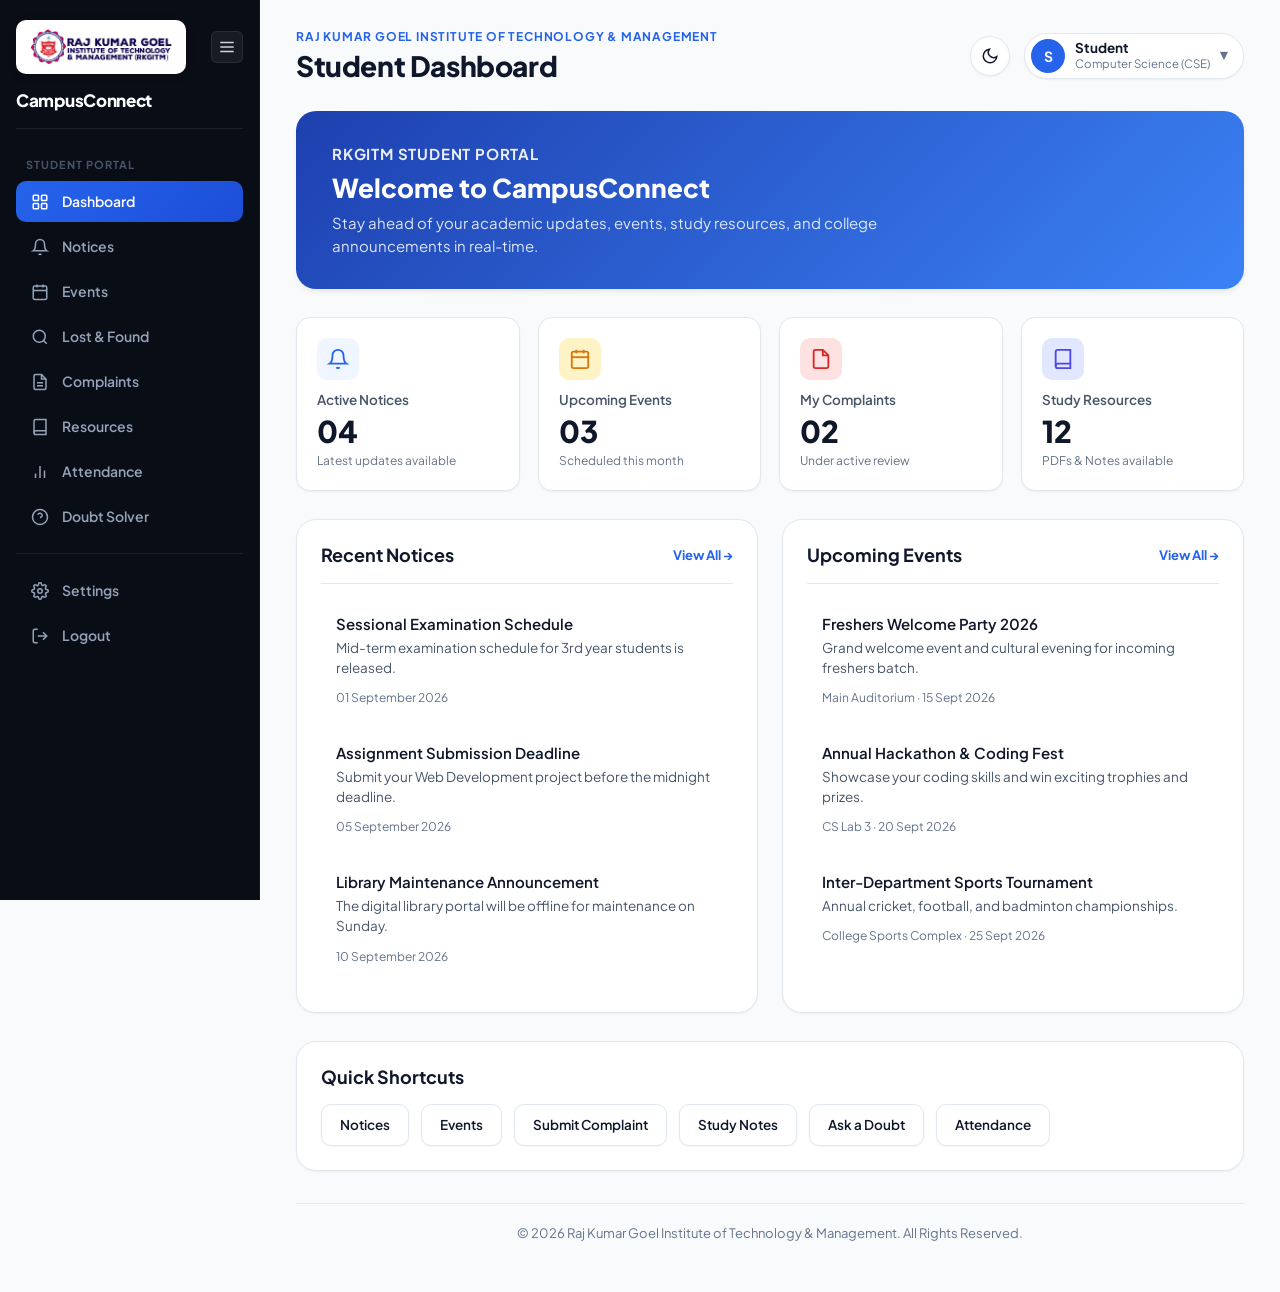
<file: frontend/index.html>
<!DOCTYPE html>
<html lang="en">
<head>
    <meta charset="UTF-8">
    <meta name="viewport" content="width=device-width, initial-scale=1.0">
    <title>CampusConnect - Student Dashboard</title>
    <meta name="description" content="CampusConnect - Your ultimate student portal for announcements, events, attendance, resources, and doubt solving.">
    <link rel="stylesheet" href="style.css">
</head>
<body>

    <div class="portal">
        <!-- Sidebar Navigation -->
        <aside class="sidebar">
            <div class="sidebar-header">
                <div class="sidebar-brand-top">
                    <div class="logo-badge-container">
                        <img src="logo.png" alt="Raj Kumar Goel Institute of Technology &amp; Management" class="brand-logo-img">
                    </div>
                    <button id="sidebarToggle" title="Toggle Navigation">
                        <svg class="svg-icon" width="18" height="18" viewBox="0 0 24 24" fill="none" stroke="currentColor" stroke-width="2"><line x1="3" y1="12" x2="21" y2="12"/><line x1="3" y1="6" x2="21" y2="6"/><line x1="3" y1="18" x2="21" y2="18"/></svg>
                    </button>
                </div>
                <div class="sidebar-app-name">CampusConnect</div>
            </div>

            <p class="sidebar-title">STUDENT PORTAL</p>

            <nav class="sidebar-nav">
                <a href="index.html" class="active">
                    <span class="nav-icon"><svg class="svg-icon" width="18" height="18" viewBox="0 0 24 24" fill="none" stroke="currentColor" stroke-width="2"><rect x="3" y="3" width="7" height="7" rx="1"/><rect x="14" y="3" width="7" height="7" rx="1"/><rect x="14" y="14" width="7" height="7" rx="1"/><rect x="3" y="14" width="7" height="7" rx="1"/></svg></span>
                    <span class="brand-text">Dashboard</span>
                </a>
                <a href="notices.html">
                    <span class="nav-icon"><svg class="svg-icon" width="18" height="18" viewBox="0 0 24 24" fill="none" stroke="currentColor" stroke-width="2"><path d="M18 8A6 6 0 0 0 6 8c0 7-3 9-3 9h18s-3-2-3-9"/><path d="M13.73 21a2 2 0 0 1-3.46 0"/></svg></span>
                    <span class="brand-text">Notices</span>
                </a>
                <a href="events.html">
                    <span class="nav-icon"><svg class="svg-icon" width="18" height="18" viewBox="0 0 24 24" fill="none" stroke="currentColor" stroke-width="2"><rect x="3" y="4" width="18" height="18" rx="2" ry="2"/><line x1="16" y1="2" x2="16" y2="6"/><line x1="8" y1="2" x2="8" y2="6"/><line x1="3" y1="10" x2="21" y2="10"/></svg></span>
                    <span class="brand-text">Events</span>
                </a>
                <a href="lost-found.html">
                    <span class="nav-icon"><svg class="svg-icon" width="18" height="18" viewBox="0 0 24 24" fill="none" stroke="currentColor" stroke-width="2"><circle cx="11" cy="11" r="8"/><line x1="21" y1="21" x2="16.65" y2="16.65"/></svg></span>
                    <span class="brand-text">Lost &amp; Found</span>
                </a>
                <a href="complaints.html">
                    <span class="nav-icon"><svg class="svg-icon" width="18" height="18" viewBox="0 0 24 24" fill="none" stroke="currentColor" stroke-width="2"><path d="M14 2H6a2 2 0 0 0-2 2v16a2 2 0 0 0 2 2h12a2 2 0 0 0 2-2V8z"/><polyline points="14 2 14 8 20 8"/><line x1="16" y1="13" x2="8" y2="13"/><line x1="16" y1="17" x2="8" y2="17"/></svg></span>
                    <span class="brand-text">Complaints</span>
                </a>
                <a href="resources.html">
                    <span class="nav-icon"><svg class="svg-icon" width="18" height="18" viewBox="0 0 24 24" fill="none" stroke="currentColor" stroke-width="2"><path d="M4 19.5A2.5 2.5 0 0 1 6.5 17H20"/><path d="M6.5 2H20v20H6.5A2.5 2.5 0 0 1 4 19.5v-15A2.5 2.5 0 0 1 6.5 2z"/></svg></span>
                    <span class="brand-text">Resources</span>
                </a>
                <a href="attendance.html">
                    <span class="nav-icon"><svg class="svg-icon" width="18" height="18" viewBox="0 0 24 24" fill="none" stroke="currentColor" stroke-width="2"><line x1="18" y1="20" x2="18" y2="10"/><line x1="12" y1="20" x2="12" y2="4"/><line x1="6" y1="20" x2="6" y2="14"/></svg></span>
                    <span class="brand-text">Attendance</span>
                </a>
                <a href="doubts.html">
                    <span class="nav-icon"><svg class="svg-icon" width="18" height="18" viewBox="0 0 24 24" fill="none" stroke="currentColor" stroke-width="2"><circle cx="12" cy="12" r="10"/><path d="M9.09 9a3 3 0 0 1 5.83 1c0 2-3 3-3 3"/><line x1="12" y1="17" x2="12.01" y2="17"/></svg></span>
                    <span class="brand-text">Doubt Solver</span>
                </a>

                <div class="nav-divider"></div>

                <a href="settings.html">
                    <span class="nav-icon"><svg class="svg-icon" width="18" height="18" viewBox="0 0 24 24" fill="none" stroke="currentColor" stroke-width="2"><circle cx="12" cy="12" r="3"/><path d="M19.4 15a1.65 1.65 0 0 0 .33 1.82l.06.06a2 2 0 0 1 0 2.83 2 2 0 0 1-2.83 0l-.06-.06a1.65 1.65 0 0 0-1.82-.33 1.65 1.65 0 0 0-1 1.51V21a2 2 0 0 1-2 2 2 2 0 0 1-2-2v-.09A1.65 1.65 0 0 0 9 19.4a1.65 1.65 0 0 0-1.82.33l-.06.06a2 2 0 0 1-2.83 0 2 2 0 0 1 0-2.83l.06-.06a1.65 1.65 0 0 0 .33-1.82 1.65 1.65 0 0 0-1.51-1H3a2 2 0 0 1-2-2 2 2 0 0 1 2-2h.09A1.65 1.65 0 0 0 4.6 9a1.65 1.65 0 0 0-.33-1.82l-.06-.06a2 2 0 0 1 0-2.83 2 2 0 0 1 2.83 0l.06.06a1.65 1.65 0 0 0 1.82.33H9a1.65 1.65 0 0 0 1-1.51V3a2 2 0 0 1 2-2 2 2 0 0 1 2 2v.09a1.65 1.65 0 0 0 1 1.51 1.65 1.65 0 0 0 1.82-.33l.06-.06a2 2 0 0 1 2.83 0 2 2 0 0 1 0 2.83l-.06.06a1.65 1.65 0 0 0-.33 1.82V9a1.65 1.65 0 0 0 1.51 1H21a2 2 0 0 1 2 2 2 2 0 0 1-2 2h-.09a1.65 1.65 0 0 0-1.51 1z"/></svg></span>
                    <span class="brand-text">Settings</span>
                </a>

                <a href="login.html" onclick="localStorage.removeItem('campus_user_role');">
                    <span class="nav-icon"><svg class="svg-icon" width="18" height="18" viewBox="0 0 24 24" fill="none" stroke="currentColor" stroke-width="2"><path d="M9 21H5a2 2 0 0 1-2-2V5a2 2 0 0 1 2-2h4"/><polyline points="16 17 21 12 16 7"/><line x1="21" y1="12" x2="9" y2="12"/></svg></span>
                    <span class="brand-text">Logout</span>
                </a>
            </nav>
        </aside>

        <!-- Main Content Area -->
        <main class="dashboard-content">
            <header class="topbar">
                <div class="topbar-title">
                    <p class="small-text">Raj Kumar Goel Institute of Technology &amp; Management</p>
                    <h1>Student Dashboard</h1>
                </div>

                <div class="topbar-actions">
                    <button id="themeToggle" class="theme-toggle-btn" title="Toggle Dark/Light Mode"></button>

                    <div class="profile-wrapper">
                        <button class="student-profile" id="studentProfile" type="button">
                            <div class="profile-circle">S</div>
                            <div class="profile-text">
                                <strong class="profile-name-val">Student</strong>
                                <p class="profile-course-val">Computer Science</p>
                            </div>
                            <span class="profile-arrow">▼</span>
                        </button>
                        <div class="profile-menu" id="profileMenu">
                            <h3>Student Profile</h3>
                            <p><span>Name:</span> <strong class="profile-name-val">Student</strong></p>
                            <p><span>Course:</span> <strong class="profile-course-val">Computer Science</strong></p>
                            <p><span>Year:</span> <strong class="profile-year-val">3rd Year</strong></p>
                            <p><span>Section:</span> <strong class="profile-section-val">A</strong></p>
                            <a href="settings.html" class="btn btn-secondary" style="margin-top: 8px; width: 100%;">Edit Profile</a>
                            <a href="login.html" class="btn btn-primary" onclick="localStorage.removeItem('campus_user_role');" style="margin-top: 6px; width: 100%;">Sign Out</a>
                        </div>
                    </div>
                </div>
            </header>

            <!-- Welcome Banner -->
            <section class="dashboard-welcome">
                <p class="small-text" style="color: rgba(255, 255, 255, 0.9);">RKGITM STUDENT PORTAL</p>
                <h2>Welcome to CampusConnect</h2>
                <p>Stay ahead of your academic updates, events, study resources, and college announcements in real-time.</p>
            </section>

            <!-- Summary Cards -->
            <section>
                <div class="summary-cards">
                    <div class="summary-card card-notice">
                        <div class="summary-card-icon">
                            <svg class="svg-icon" width="22" height="22" viewBox="0 0 24 24" fill="none" stroke="currentColor" stroke-width="2"><path d="M18 8A6 6 0 0 0 6 8c0 7-3 9-3 9h18s-3-2-3-9"/><path d="M13.73 21a2 2 0 0 1-3.46 0"/></svg>
                        </div>
                        <p>Active Notices</p>
                        <h2>04</h2>
                        <small>Latest updates available</small>
                    </div>

                    <div class="summary-card card-events">
                        <div class="summary-card-icon">
                            <svg class="svg-icon" width="22" height="22" viewBox="0 0 24 24" fill="none" stroke="currentColor" stroke-width="2"><rect x="3" y="4" width="18" height="18" rx="2" ry="2"/><line x1="16" y1="2" x2="16" y2="6"/><line x1="8" y1="2" x2="8" y2="6"/><line x1="3" y1="10" x2="21" y2="10"/></svg>
                        </div>
                        <p>Upcoming Events</p>
                        <h2>03</h2>
                        <small>Scheduled this month</small>
                    </div>

                    <div class="summary-card card-complaints">
                        <div class="summary-card-icon">
                            <svg class="svg-icon" width="22" height="22" viewBox="0 0 24 24" fill="none" stroke="currentColor" stroke-width="2"><path d="M14 2H6a2 2 0 0 0-2 2v16a2 2 0 0 0 2 2h12a2 2 0 0 0 2-2V8z"/><polyline points="14 2 14 8 20 8"/></svg>
                        </div>
                        <p>My Complaints</p>
                        <h2>02</h2>
                        <small>Under active review</small>
                    </div>

                    <div class="summary-card card-resources">
                        <div class="summary-card-icon">
                            <svg class="svg-icon" width="22" height="22" viewBox="0 0 24 24" fill="none" stroke="currentColor" stroke-width="2"><path d="M4 19.5A2.5 2.5 0 0 1 6.5 17H20"/><path d="M6.5 2H20v20H6.5A2.5 2.5 0 0 1 4 19.5v-15A2.5 2.5 0 0 1 6.5 2z"/></svg>
                        </div>
                        <p>Study Resources</p>
                        <h2>12</h2>
                        <small>PDFs &amp; Notes available</small>
                    </div>
                </div>
            </section>

            <!-- Dashboard Grid -->
            <div class="dashboard-grid">
                <!-- Recent Notices -->
                <section class="dashboard-box">
                    <div class="box-heading">
                        <h2>Recent Notices</h2>
                        <a href="notices.html">View All →</a>
                    </div>

                    <article class="dashboard-item">
                        <h3>Sessional Examination Schedule</h3>
                        <p>Mid-term examination schedule for 3rd year students is released.</p>
                        <small>01 September 2026</small>
                    </article>

                    <article class="dashboard-item">
                        <h3>Assignment Submission Deadline</h3>
                        <p>Submit your Web Development project before the midnight deadline.</p>
                        <small>05 September 2026</small>
                    </article>

                    <article class="dashboard-item">
                        <h3>Library Maintenance Announcement</h3>
                        <p>The digital library portal will be offline for maintenance on Sunday.</p>
                        <small>10 September 2026</small>
                    </article>
                </section>

                <!-- Upcoming Events -->
                <section class="dashboard-box">
                    <div class="box-heading">
                        <h2>Upcoming Events</h2>
                        <a href="events.html">View All →</a>
                    </div>

                    <article class="dashboard-item">
                        <h3>Freshers Welcome Party 2026</h3>
                        <p>Grand welcome event and cultural evening for incoming freshers batch.</p>
                        <small>Main Auditorium · 15 Sept 2026</small>
                    </article>

                    <article class="dashboard-item">
                        <h3>Annual Hackathon &amp; Coding Fest</h3>
                        <p>Showcase your coding skills and win exciting trophies and prizes.</p>
                        <small>CS Lab 3 · 20 Sept 2026</small>
                    </article>

                    <article class="dashboard-item">
                        <h3>Inter-Department Sports Tournament</h3>
                        <p>Annual cricket, football, and badminton championships.</p>
                        <small>College Sports Complex · 25 Sept 2026</small>
                    </article>
                </section>
            </div>

            <!-- Quick Actions -->
            <section class="quick-actions">
                <h2>Quick Shortcuts</h2>
                <div class="action-buttons">
                    <a href="notices.html" class="action-btn">Notices</a>
                    <a href="events.html" class="action-btn">Events</a>
                    <a href="complaints.html" class="action-btn">Submit Complaint</a>
                    <a href="resources.html" class="action-btn">Study Notes</a>
                    <a href="doubts.html" class="action-btn">Ask a Doubt</a>
                    <a href="attendance.html" class="action-btn">Attendance</a>
                </div>
            </section>

            <footer>
                <p>&copy; 2026 Raj Kumar Goel Institute of Technology &amp; Management. All Rights Reserved.</p>
            </footer>
        </main>
    </div>

    <script src="script.js"></script>
</body>
</html>
</file>
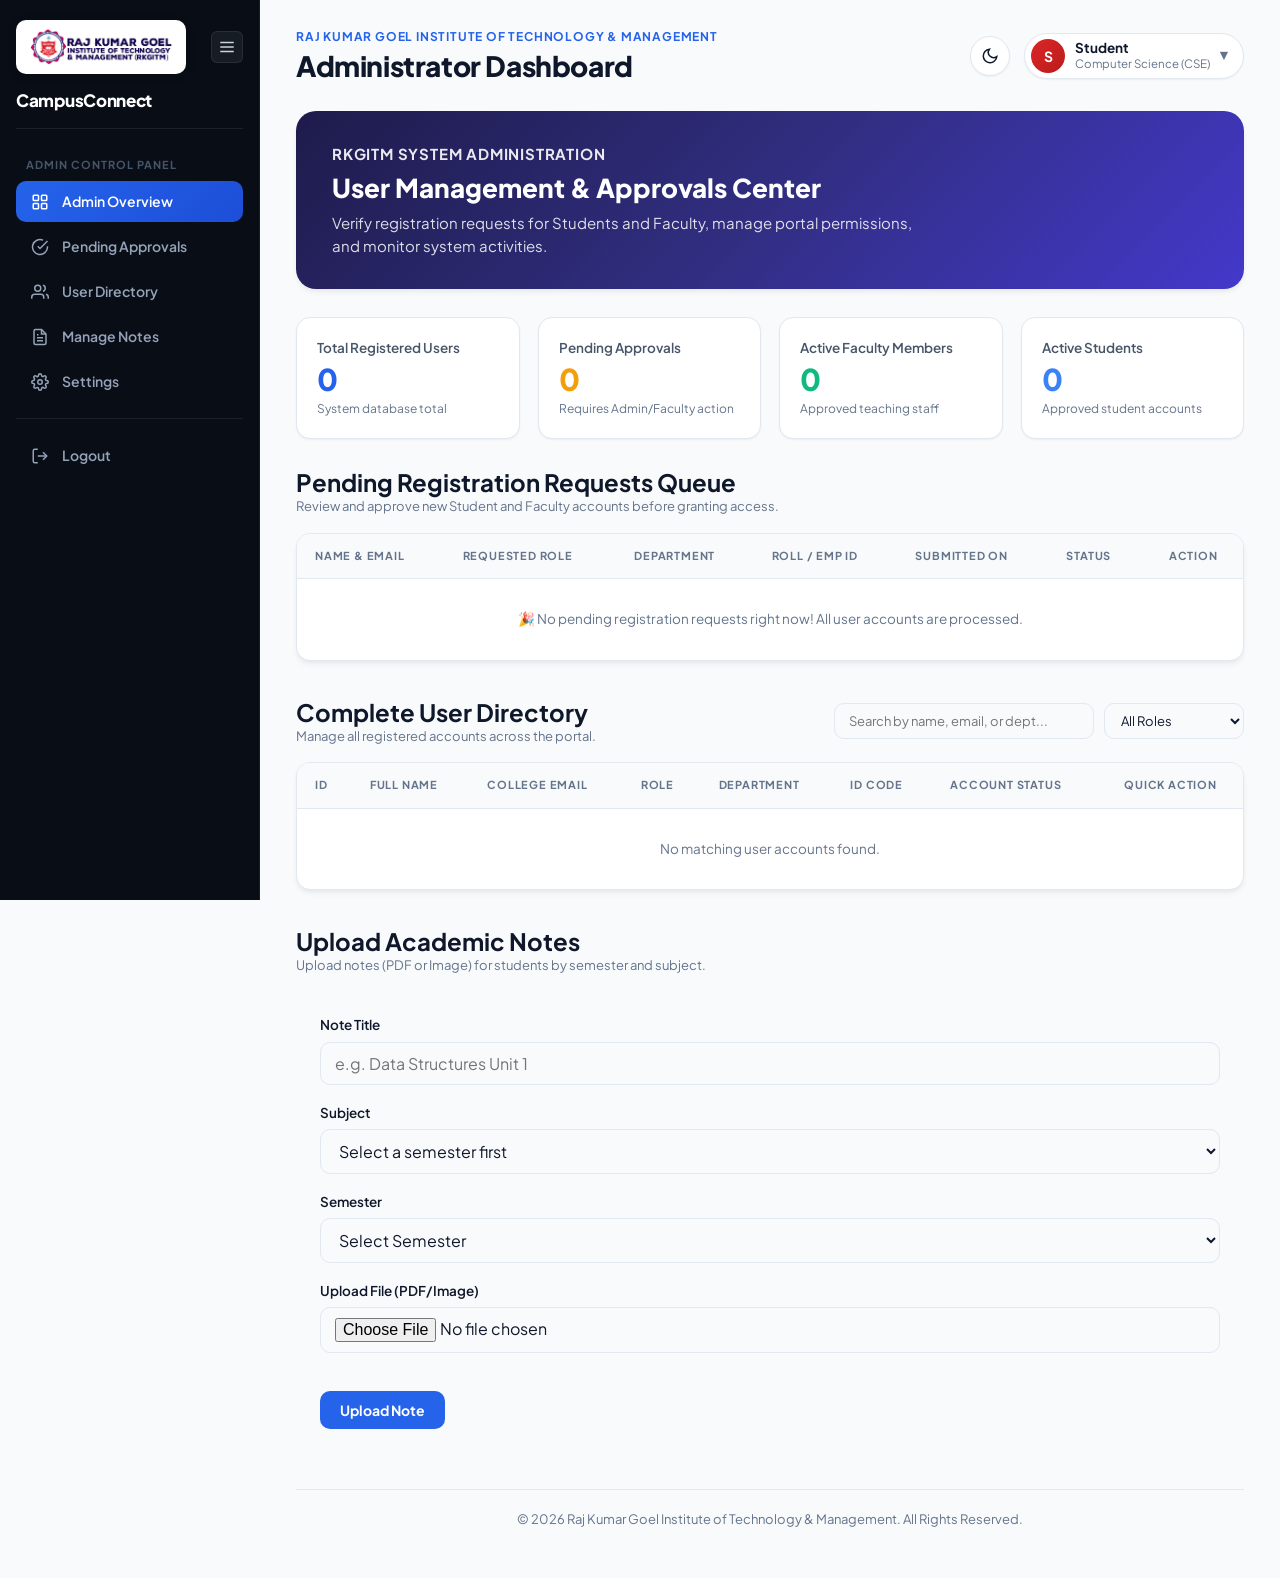
<file: frontend/admin-index.html>
<!DOCTYPE html>
<html lang="en">
<head>
    <meta charset="UTF-8">
    <meta name="viewport" content="width=device-width, initial-scale=1.0">
    <title>CampusConnect - Admin Control Center</title>
    <link rel="stylesheet" href="style.css">
</head>
<body>

    <div class="portal">
        <!-- Admin Sidebar -->
        <aside class="sidebar">
            <div class="sidebar-header">
                <div class="sidebar-brand-top">
                    <div class="logo-badge-container">
                        <img src="logo.png" alt="Raj Kumar Goel Institute of Technology &amp; Management" class="brand-logo-img">
                    </div>
                    <button id="sidebarToggle" title="Toggle Navigation">
                        <svg class="svg-icon" width="18" height="18" viewBox="0 0 24 24" fill="none" stroke="currentColor" stroke-width="2"><line x1="3" y1="12" x2="21" y2="12"/><line x1="3" y1="6" x2="21" y2="6"/><line x1="3" y1="18" x2="21" y2="18"/></svg>
                    </button>
                </div>
                <div class="sidebar-app-name">CampusConnect</div>
            </div>

            <p class="sidebar-title">ADMIN CONTROL PANEL</p>

            <nav class="sidebar-nav">
                <a href="admin-index.html" class="active">
                    <span class="nav-icon"><svg class="svg-icon" width="18" height="18" viewBox="0 0 24 24" fill="none" stroke="currentColor" stroke-width="2"><rect x="3" y="3" width="7" height="7" rx="1"/><rect x="14" y="3" width="7" height="7" rx="1"/><rect x="14" y="14" width="7" height="7" rx="1"/><rect x="3" y="14" width="7" height="7" rx="1"/></svg></span>
                    <span class="brand-text">Admin Overview</span>
                </a>
                <a href="#approvalsSection">
                    <span class="nav-icon"><svg class="svg-icon" width="18" height="18" viewBox="0 0 24 24" fill="none" stroke="currentColor" stroke-width="2"><path d="M22 11.08V12a10 10 0 1 1-5.93-9.14"/><polyline points="22 4 12 14.01 9 11.01"/></svg></span>
                    <span class="brand-text">Pending Approvals</span>
                </a>
                <a href="#userDirectorySection">
                    <span class="nav-icon"><svg class="svg-icon" width="18" height="18" viewBox="0 0 24 24" fill="none" stroke="currentColor" stroke-width="2"><path d="M17 21v-2a4 4 0 0 0-4-4H5a4 4 0 0 0-4 4v2"/><circle cx="9" cy="7" r="4"/><path d="M23 21v-2a4 4 0 0 0-3-3.87"/><path d="M16 3.13a4 4 0 0 1 0 7.75"/></svg></span>
                    <span class="brand-text">User Directory</span>
                </a>
                <a href="#notesManagementSection">
                    <span class="nav-icon"><svg class="svg-icon" width="18" height="18" viewBox="0 0 24 24" fill="none" stroke="currentColor" stroke-width="2"><path d="M14 2H6a2 2 0 0 0-2 2v16a2 2 0 0 0 2 2h12a2 2 0 0 0 2-2V8z"/><polyline points="14 2 14 8 20 8"/><line x1="16" y1="13" x2="8" y2="13"/><line x1="16" y1="17" x2="8" y2="17"/><polyline points="10 9 9 9 8 9"/></svg></span>
                    <span class="brand-text">Manage Notes</span>
                </a>
                <a href="settings.html">
                    <span class="nav-icon"><svg class="svg-icon" width="18" height="18" viewBox="0 0 24 24" fill="none" stroke="currentColor" stroke-width="2"><circle cx="12" cy="12" r="3"/><path d="M19.4 15a1.65 1.65 0 0 0 .33 1.82l.06.06a2 2 0 0 1 0 2.83 2 2 0 0 1-2.83 0l-.06-.06a1.65 1.65 0 0 0-1.82-.33 1.65 1.65 0 0 0-1 1.51V21a2 2 0 0 1-2 2 2 2 0 0 1-2-2v-.09A1.65 1.65 0 0 0 9 19.4a1.65 1.65 0 0 0-1.82.33l-.06.06a2 2 0 0 1-2.83 0 2 2 0 0 1 0-2.83l.06-.06a1.65 1.65 0 0 0 .33-1.82 1.65 1.65 0 0 0-1.51-1H3a2 2 0 0 1-2-2 2 2 0 0 1 2-2h.09A1.65 1.65 0 0 0 4.6 9a1.65 1.65 0 0 0-.33-1.82l-.06-.06a2 2 0 0 1 0-2.83 2 2 0 0 1 2.83 0l.06.06a1.65 1.65 0 0 0 1.82.33H9a1.65 1.65 0 0 0 1-1.51V3a2 2 0 0 1 2-2 2 2 0 0 1 2 2v.09a1.65 1.65 0 0 0 1 1.51 1.65 1.65 0 0 0 1.82-.33l.06-.06a2 2 0 0 1 2.83 0 2 2 0 0 1 0 2.83l-.06.06a1.65 1.65 0 0 0-.33 1.82V9a1.65 1.65 0 0 0 1.51 1H21a2 2 0 0 1 2 2 2 2 0 0 1-2 2h-.09a1.65 1.65 0 0 0-1.51 1z"/></svg></span>
                    <span class="brand-text">Settings</span>
                </a>

                <div class="nav-divider"></div>

                <a href="login.html" onclick="localStorage.removeItem('campus_user_role');">
                    <span class="nav-icon"><svg class="svg-icon" width="18" height="18" viewBox="0 0 24 24" fill="none" stroke="currentColor" stroke-width="2"><path d="M9 21H5a2 2 0 0 1-2-2V5a2 2 0 0 1 2-2h4"/><polyline points="16 17 21 12 16 7"/><line x1="21" y1="12" x2="9" y2="12"/></svg></span>
                    <span class="brand-text">Logout</span>
                </a>
            </nav>
        </aside>

        <!-- Main Content -->
        <main class="dashboard-content">
            <header class="topbar">
                <div class="topbar-title">
                    <p class="small-text">Raj Kumar Goel Institute of Technology &amp; Management</p>
                    <h1>Administrator Dashboard</h1>
                </div>

                <div class="topbar-actions">
                    <button id="themeToggle" class="theme-toggle-btn" title="Toggle Dark/Light Mode"></button>

                    <div class="profile-wrapper">
                        <button class="student-profile" id="studentProfile" type="button">
                            <div class="profile-circle" style="background: linear-gradient(135deg, #dc2626, #b91c1c);">A</div>
                            <div class="profile-text">
                                <strong class="profile-name-val">System Admin</strong>
                                <p class="profile-course-val">IT Administration Cell</p>
                            </div>
                            <span class="profile-arrow">▼</span>
                        </button>
                        <div class="profile-menu" id="profileMenu">
                            <h3>Admin Profile</h3>
                            <p><span>Name:</span> <strong>System Admin</strong></p>
                            <p><span>Role:</span> <strong style="color: var(--danger);">Super Administrator</strong></p>
                            <p><span>Department:</span> <strong>IT Cell</strong></p>
                            <a href="login.html" class="btn btn-secondary" onclick="localStorage.removeItem('campus_user_role');" style="margin-top: 8px; width: 100%;">Sign Out</a>
                        </div>
                    </div>
                </div>
            </header>

            <!-- Admin Banner -->
            <section class="dashboard-welcome" style="background: linear-gradient(135deg, #1e1b4b 0%, #312e81 50%, #4338ca 100%);">
                <p class="small-text" style="color: rgba(255, 255, 255, 0.9);">RKGITM SYSTEM ADMINISTRATION</p>
                <h2>User Management &amp; Approvals Center</h2>
                <p>Verify registration requests for Students and Faculty, manage portal permissions, and monitor system activities.</p>
            </section>

            <!-- Summary Cards -->
            <section class="summary-cards">
                <div class="summary-card">
                    <p>Total Registered Users</p>
                    <h2 id="totalUsersCount" style="color: var(--primary);">0</h2>
                    <small>System database total</small>
                </div>

                <div class="summary-card">
                    <p>Pending Approvals</p>
                    <h2 id="pendingCount" style="color: var(--warning);">0</h2>
                    <small>Requires Admin/Faculty action</small>
                </div>

                <div class="summary-card">
                    <p>Active Faculty Members</p>
                    <h2 id="facultyCount" style="color: var(--success);">0</h2>
                    <small>Approved teaching staff</small>
                </div>

                <div class="summary-card">
                    <p>Active Students</p>
                    <h2 id="studentCount" style="color: var(--info);">0</h2>
                    <small>Approved student accounts</small>
                </div>
            </section>

            <!-- PENDING APPROVALS QUEUE -->
            <section id="approvalsSection" style="margin-bottom: 36px;">
                <div style="display: flex; justify-content: space-between; align-items: center; margin-bottom: 16px;">
                    <div>
                        <h2>Pending Registration Requests Queue</h2>
                        <p style="color: var(--text-muted); font-size: 13px;">Review and approve new Student and Faculty accounts before granting access.</p>
                    </div>
                </div>

                <div class="admin-table-wrapper">
                    <table class="admin-table">
                        <thead>
                            <tr>
                                <th>Name &amp; Email</th>
                                <th>Requested Role</th>
                                <th>Department</th>
                                <th>Roll / Emp ID</th>
                                <th>Submitted On</th>
                                <th>Status</th>
                                <th style="text-align: center;">Action</th>
                            </tr>
                        </thead>
                        <tbody id="pendingQueueTbody">
                            <!-- Populated dynamically via JS -->
                        </tbody>
                    </table>
                </div>
            </section>

            <!-- ALL USERS DIRECTORY -->
            <section id="userDirectorySection" style="margin-bottom: 36px;">
                <div style="display: flex; justify-content: space-between; align-items: center; margin-bottom: 16px; flex-wrap: wrap; gap: 12px;">
                    <div>
                        <h2>Complete User Directory</h2>
                        <p style="color: var(--text-muted); font-size: 13px;">Manage all registered accounts across the portal.</p>
                    </div>

                    <div style="display: flex; gap: 10px; flex-wrap: wrap;">
                        <input type="text" id="adminSearchInput" class="form-control" placeholder="Search by name, email, or dept..." style="width: 260px; padding: 8px 14px; font-size: 13px;" onkeyup="renderAdminUserDirectory()">
                        <select id="adminRoleFilter" class="form-control" style="width: 140px; padding: 8px 12px; font-size: 13px;" onchange="renderAdminUserDirectory()">
                            <option value="all">All Roles</option>
                            <option value="student">Student</option>
                            <option value="faculty">Faculty</option>
                            <option value="admin">Admin</option>
                        </select>
                    </div>
                </div>

                <div class="admin-table-wrapper">
                    <table class="admin-table">
                        <thead>
                            <tr>
                                <th>ID</th>
                                <th>Full Name</th>
                                <th>College Email</th>
                                <th>Role</th>
                                <th>Department</th>
                                <th>ID Code</th>
                                <th>Account Status</th>
                                <th style="text-align: center;">Quick Action</th>
                            </tr>
                        </thead>
                        <tbody id="allUsersTbody">
                            <!-- Populated dynamically via JS -->
                        </tbody>
                    </table>
                </div>
            </section>

            <!-- NOTES MANAGEMENT SECTION -->
            <section id="notesManagementSection" style="margin-bottom: 36px;">
                <div style="display: flex; justify-content: space-between; align-items: center; margin-bottom: 16px;">
                    <div>
                        <h2>Upload Academic Notes</h2>
                        <p style="color: var(--text-muted); font-size: 13px;">Upload notes (PDF or Image) for students by semester and subject.</p>
                    </div>
                </div>

                <div class="card" style="padding: 24px;">
                    <form id="uploadNotesForm" onsubmit="handleUploadNotes(event)">
                        <div class="form-group">
                            <label class="form-label">Note Title</label>
                            <input type="text" id="noteTitle" class="form-control" required placeholder="e.g. Data Structures Unit 1">
                        </div>
                        <div class="form-group" style="margin-top: 16px;">
                            <label class="form-label">Subject</label>
                            <select id="noteSubject" class="form-control" required>
                                <option value="" disabled selected>Select a semester first</option>
                            </select>
                        </div>
                        <div class="form-group" style="margin-top: 16px;">
                            <label class="form-label">Semester</label>
                            <select id="noteSemester" class="form-control" required onchange="fetchSubjectsForUpload(this.value)">
                                <option value="" disabled selected>Select Semester</option>
                                <option value="1">Semester 1</option>
                                <option value="2">Semester 2</option>
                                <option value="3">Semester 3</option>
                                <option value="4">Semester 4</option>
                                <option value="5">Semester 5</option>
                                <option value="6">Semester 6</option>
                                <option value="7">Semester 7</option>
                                <option value="8">Semester 8</option>
                            </select>
                        </div>
                        <div class="form-group" style="margin-top: 16px;">
                            <label class="form-label">Upload File (PDF/Image)</label>
                            <input type="file" id="noteFile" class="form-control" accept=".pdf, .png, .jpg, .jpeg" required>
                        </div>
                        <button type="submit" class="btn btn-primary" style="margin-top: 20px;">Upload Note</button>
                    </form>
                </div>
            </section>

            <footer>
                <p>&copy; 2026 Raj Kumar Goel Institute of Technology &amp; Management. All Rights Reserved.</p>
            </footer>
        </main>
    </div>

    <script src="script.js"></script>
    <script>
        document.addEventListener("DOMContentLoaded", () => {
            renderAdminDashboard();
        });

        function renderAdminDashboard() {
            const users = JSON.parse(localStorage.getItem("campus_users")) || [];

            // Compute counts
            const total = users.length;
            const pending = users.filter(u => u.status === 'PENDING').length;
            const faculty = users.filter(u => u.role === 'faculty' && u.status === 'APPROVED').length;
            const students = users.filter(u => u.role === 'student' && u.status === 'APPROVED').length;

            document.getElementById("totalUsersCount").textContent = total;
            document.getElementById("pendingCount").textContent = pending;
            document.getElementById("facultyCount").textContent = faculty;
            document.getElementById("studentCount").textContent = students;

            renderPendingQueue(users);
            renderAdminUserDirectory();
        }

        function renderPendingQueue(users) {
            const tbody = document.getElementById("pendingQueueTbody");
            const pendingUsers = users.filter(u => u.status === 'PENDING');

            if (pendingUsers.length === 0) {
                tbody.innerHTML = `
                    <tr>
                        <td colspan="7" style="text-align: center; color: var(--text-muted); padding: 30px;">
                            🎉 No pending registration requests right now! All user accounts are processed.
                        </td>
                    </tr>
                `;
                return;
            }

            tbody.innerHTML = pendingUsers.map(u => `
                <tr>
                    <td>
                        <strong>${u.name}</strong><br>
                        <small style="color: var(--text-muted);">${u.email}</small>
                    </td>
                    <td>
                        <span class="badge badge-${u.role === 'faculty' ? 'info' : 'primary'}">${u.role.toUpperCase()}</span>
                    </td>
                    <td>${u.department}</td>
                    <td><code>${u.idCode || 'N/A'}</code></td>
                    <td>${u.createdAt || 'Recent'}</td>
                    <td><span class="status-badge pending">● PENDING</span></td>
                    <td style="text-align: center;">
                        <div style="display: flex; gap: 6px; justify-content: center;">
                            <button class="btn btn-primary" style="padding: 5px 12px; font-size: 12px; background: var(--success); border-color: var(--success);" onclick="updateUserStatus(${u.id}, 'APPROVED')">Approve ✓</button>
                            <button class="btn btn-secondary" style="padding: 5px 12px; font-size: 12px; color: var(--danger);" onclick="updateUserStatus(${u.id}, 'REJECTED')">Reject ✖</button>
                        </div>
                    </td>
                </tr>
            `).join('');
        }

        function renderAdminUserDirectory() {
            const users = JSON.parse(localStorage.getItem("campus_users")) || [];
            const query = (document.getElementById("adminSearchInput")?.value || "").toLowerCase().trim();
            const roleFilter = document.getElementById("adminRoleFilter")?.value || "all";

            const tbody = document.getElementById("allUsersTbody");

            const filteredUsers = users.filter(u => {
                const matchesQuery = u.name.toLowerCase().includes(query) || u.email.toLowerCase().includes(query) || u.department.toLowerCase().includes(query);
                const matchesRole = roleFilter === 'all' || u.role === roleFilter;
                return matchesQuery && matchesRole;
            });

            if (filteredUsers.length === 0) {
                tbody.innerHTML = `
                    <tr>
                        <td colspan="8" style="text-align: center; color: var(--text-muted); padding: 30px;">
                            No matching user accounts found.
                        </td>
                    </tr>
                `;
                return;
            }

            tbody.innerHTML = filteredUsers.map(u => `
                <tr>
                    <td><code>#${u.id}</code></td>
                    <td><strong>${u.name}</strong></td>
                    <td>${u.email}</td>
                    <td><span class="badge badge-${u.role === 'admin' ? 'danger' : u.role === 'faculty' ? 'info' : 'primary'}">${u.role.toUpperCase()}</span></td>
                    <td>${u.department}</td>
                    <td><code>${u.idCode || 'N/A'}</code></td>
                    <td>
                        <span class="status-badge ${u.status.toLowerCase()}">
                            ${u.status === 'APPROVED' ? '● APPROVED' : u.status === 'PENDING' ? '● PENDING' : '● REJECTED'}
                        </span>
                    </td>
                    <td style="text-align: center;">
                        ${u.role === 'admin' ? '<small style="color: var(--text-muted);">Protected Admin</small>' : `
                            <select onchange="updateUserStatus(${u.id}, this.value)" style="padding: 4px 8px; font-size: 12px; border-radius: var(--radius-sm); border: 1px solid var(--border-color);">
                                <option value="APPROVED" ${u.status === 'APPROVED' ? 'selected' : ''}>Approved</option>
                                <option value="PENDING" ${u.status === 'PENDING' ? 'selected' : ''}>Pending</option>
                                <option value="REJECTED" ${u.status === 'REJECTED' ? 'selected' : ''}>Rejected</option>
                            </select>
                        `}
                    </td>
                </tr>
            `).join('');
        }

        function updateUserStatus(userId, newStatus) {
            let users = JSON.parse(localStorage.getItem("campus_users")) || [];
            const userIndex = users.findIndex(u => u.id === userId);

            if (userIndex !== -1) {
                users[userIndex].status = newStatus;
                localStorage.setItem("campus_users", JSON.stringify(users));
                showToast(`User ${users[userIndex].name} marked as ${newStatus}`);
                renderAdminDashboard();
            }
        }
        async function handleUploadNotes(event) {
            event.preventDefault();
            
            const title = document.getElementById("noteTitle").value;
            const subject = document.getElementById("noteSubject").value;
            const semester = document.getElementById("noteSemester").value;
            const fileInput = document.getElementById("noteFile");
            const file = fileInput.files[0];

            if (!file) {
                if (typeof showToast === 'function') showToast("Please select a file.", "error");
                else alert("Please select a file.");
                return;
            }

            const formData = new FormData();
            formData.append("title", title);
            formData.append("subject", subject);
            formData.append("semester", semester);
            formData.append("file", file);

            try {
                // Adjust port if your Spring Boot app runs on a different port
                const response = await fetch("http://localhost:8080/api/notes/admin/upload", {
                    method: "POST",
                    body: formData
                });

                if (response.ok) {
                    if (typeof showToast === 'function') showToast("Note uploaded successfully!");
                    else alert("Note uploaded successfully!");
                    document.getElementById("uploadNotesForm").reset();
                } else {
                    const errorMsg = await response.text();
                    if (typeof showToast === 'function') showToast("Failed to upload: " + errorMsg, "error");
                    else alert("Failed to upload: " + errorMsg);
                }
            } catch (error) {
                console.error("Upload error:", error);
                if (typeof showToast === 'function') showToast("Error connecting to server.", "error");
                else alert("Error connecting to server.");
            }
        }

        async function fetchSubjectsForUpload(semester) {
            const subjectSelect = document.getElementById("noteSubject");
            subjectSelect.innerHTML = '<option value="" disabled selected>Loading subjects...</option>';
            try {
                const response = await fetch(`http://localhost:8080/api/subjects/semester/${semester}`);
                if (response.ok) {
                    const subjects = await response.json();
                    if (subjects.length === 0) {
                        subjectSelect.innerHTML = '<option value="" disabled selected>No subjects added by faculty for this semester</option>';
                    } else {
                        subjectSelect.innerHTML = '<option value="" disabled selected>Select Subject</option>';
                        subjects.forEach(sub => {
                            subjectSelect.innerHTML += `<option value="${sub.name}">${sub.name}</option>`;
                        });
                    }
                } else {
                    subjectSelect.innerHTML = '<option value="" disabled selected>Error loading subjects</option>';
                }
            } catch (error) {
                console.error("Error fetching subjects:", error);
                subjectSelect.innerHTML = '<option value="" disabled selected>Error loading subjects</option>';
            }
        }
    </script>
</body>
</html>
</file>
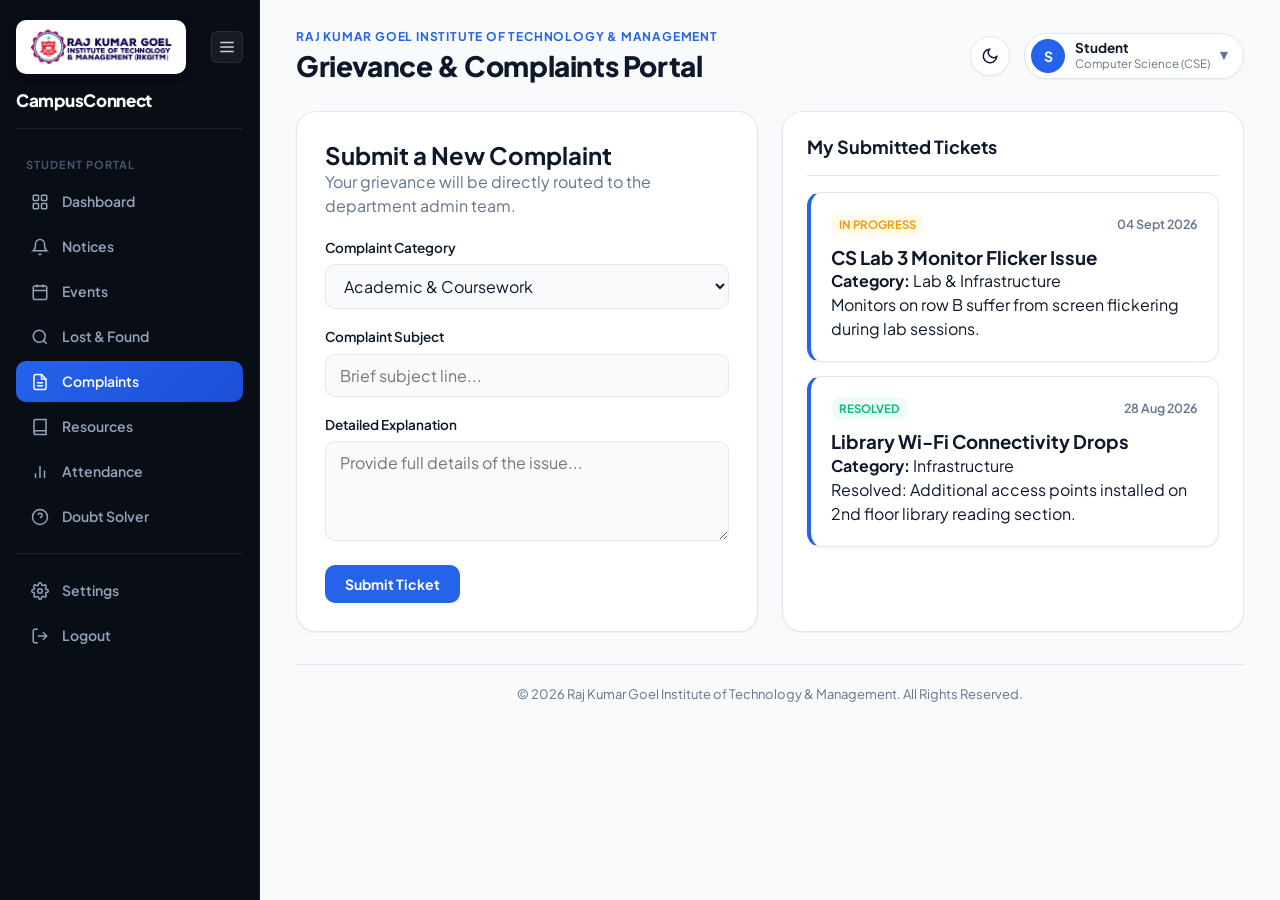
<file: frontend/complaints.html>
<!DOCTYPE html>
<html lang="en">
<head>
    <meta charset="UTF-8">
    <meta name="viewport" content="width=device-width, initial-scale=1.0">
    <title>CampusConnect - Grievances &amp; Complaints</title>
    <link rel="stylesheet" href="style.css">
</head>
<body>

    <div class="portal">
        <aside class="sidebar">
            <div class="sidebar-header">
                <div class="sidebar-brand-top">
                    <div class="logo-badge-container">
                        <img src="logo.png" alt="Raj Kumar Goel Institute of Technology &amp; Management" class="brand-logo-img">
                    </div>
                    <button id="sidebarToggle">
                        <svg class="svg-icon" width="18" height="18" viewBox="0 0 24 24" fill="none" stroke="currentColor" stroke-width="2"><line x1="3" y1="12" x2="21" y2="12"/><line x1="3" y1="6" x2="21" y2="6"/><line x1="3" y1="18" x2="21" y2="18"/></svg>
                    </button>
                </div>
                <div class="sidebar-app-name">CampusConnect</div>
            </div>
            <p class="sidebar-title">STUDENT PORTAL</p>
            <nav class="sidebar-nav">
                <a href="index.html"><span class="nav-icon"><svg class="svg-icon" width="18" height="18" viewBox="0 0 24 24" fill="none" stroke="currentColor" stroke-width="2"><rect x="3" y="3" width="7" height="7" rx="1"/><rect x="14" y="3" width="7" height="7" rx="1"/><rect x="14" y="14" width="7" height="7" rx="1"/><rect x="3" y="14" width="7" height="7" rx="1"/></svg></span> <span class="brand-text">Dashboard</span></a>
                <a href="notices.html"><span class="nav-icon"><svg class="svg-icon" width="18" height="18" viewBox="0 0 24 24" fill="none" stroke="currentColor" stroke-width="2"><path d="M18 8A6 6 0 0 0 6 8c0 7-3 9-3 9h18s-3-2-3-9"/><path d="M13.73 21a2 2 0 0 1-3.46 0"/></svg></span> <span class="brand-text">Notices</span></a>
                <a href="events.html"><span class="nav-icon"><svg class="svg-icon" width="18" height="18" viewBox="0 0 24 24" fill="none" stroke="currentColor" stroke-width="2"><rect x="3" y="4" width="18" height="18" rx="2" ry="2"/><line x1="16" y1="2" x2="16" y2="6"/><line x1="8" y1="2" x2="8" y2="6"/><line x1="3" y1="10" x2="21" y2="10"/></svg></span> <span class="brand-text">Events</span></a>
                <a href="lost-found.html"><span class="nav-icon"><svg class="svg-icon" width="18" height="18" viewBox="0 0 24 24" fill="none" stroke="currentColor" stroke-width="2"><circle cx="11" cy="11" r="8"/><line x1="21" y1="21" x2="16.65" y2="16.65"/></svg></span> <span class="brand-text">Lost &amp; Found</span></a>
                <a href="complaints.html" class="active"><span class="nav-icon"><svg class="svg-icon" width="18" height="18" viewBox="0 0 24 24" fill="none" stroke="currentColor" stroke-width="2"><path d="M14 2H6a2 2 0 0 0-2 2v16a2 2 0 0 0 2 2h12a2 2 0 0 0 2-2V8z"/><polyline points="14 2 14 8 20 8"/><line x1="16" y1="13" x2="8" y2="13"/><line x1="16" y1="17" x2="8" y2="17"/></svg></span> <span class="brand-text">Complaints</span></a>
                <a href="resources.html"><span class="nav-icon"><svg class="svg-icon" width="18" height="18" viewBox="0 0 24 24" fill="none" stroke="currentColor" stroke-width="2"><path d="M4 19.5A2.5 2.5 0 0 1 6.5 17H20"/><path d="M6.5 2H20v20H6.5A2.5 2.5 0 0 1 4 19.5v-15A2.5 2.5 0 0 1 6.5 2z"/></svg></span> <span class="brand-text">Resources</span></a>
                <a href="attendance.html"><span class="nav-icon"><svg class="svg-icon" width="18" height="18" viewBox="0 0 24 24" fill="none" stroke="currentColor" stroke-width="2"><line x1="18" y1="20" x2="18" y2="10"/><line x1="12" y1="20" x2="12" y2="4"/><line x1="6" y1="20" x2="6" y2="14"/></svg></span> <span class="brand-text">Attendance</span></a>
                <a href="doubts.html"><span class="nav-icon"><svg class="svg-icon" width="18" height="18" viewBox="0 0 24 24" fill="none" stroke="currentColor" stroke-width="2"><circle cx="12" cy="12" r="10"/><path d="M9.09 9a3 3 0 0 1 5.83 1c0 2-3 3-3 3"/><line x1="12" y1="17" x2="12.01" y2="17"/></svg></span> <span class="brand-text">Doubt Solver</span></a>

                <div class="nav-divider"></div>

                <a href="settings.html"><span class="nav-icon"><svg class="svg-icon" width="18" height="18" viewBox="0 0 24 24" fill="none" stroke="currentColor" stroke-width="2"><circle cx="12" cy="12" r="3"/><path d="M19.4 15a1.65 1.65 0 0 0 .33 1.82l.06.06a2 2 0 0 1 0 2.83 2 2 0 0 1-2.83 0l-.06-.06a1.65 1.65 0 0 0-1.82-.33 1.65 1.65 0 0 0-1 1.51V21a2 2 0 0 1-2 2 2 2 0 0 1-2-2v-.09A1.65 1.65 0 0 0 9 19.4a1.65 1.65 0 0 0-1.82.33l-.06.06a2 2 0 0 1-2.83 0 2 2 0 0 1 0-2.83l.06-.06a1.65 1.65 0 0 0 .33-1.82 1.65 1.65 0 0 0-1.51-1H3a2 2 0 0 1-2-2 2 2 0 0 1 2-2h.09A1.65 1.65 0 0 0 4.6 9a1.65 1.65 0 0 0-.33-1.82l-.06-.06a2 2 0 0 1 0-2.83 2 2 0 0 1 2.83 0l.06.06a1.65 1.65 0 0 0 1.82.33H9a1.65 1.65 0 0 0 1-1.51V3a2 2 0 0 1 2-2 2 2 0 0 1 2 2v.09a1.65 1.65 0 0 0 1 1.51 1.65 1.65 0 0 0 1.82-.33l.06-.06a2 2 0 0 1 2.83 0 2 2 0 0 1 0 2.83l-.06.06a1.65 1.65 0 0 0-.33 1.82V9a1.65 1.65 0 0 0 1.51 1H21a2 2 0 0 1 2 2 2 2 0 0 1-2 2h-.09a1.65 1.65 0 0 0-1.51 1z"/></svg></span> <span class="brand-text">Settings</span></a>
                <a href="login.html" onclick="localStorage.removeItem('campus_user_role');"><span class="nav-icon"><svg class="svg-icon" width="18" height="18" viewBox="0 0 24 24" fill="none" stroke="currentColor" stroke-width="2"><path d="M9 21H5a2 2 0 0 1-2-2V5a2 2 0 0 1 2-2h4"/><polyline points="16 17 21 12 16 7"/><line x1="21" y1="12" x2="9" y2="12"/></svg></span> <span class="brand-text">Logout</span></a>
            </nav>
        </aside>

        <main class="dashboard-content">
            <header class="topbar">
                <div class="topbar-title">
                    <p class="small-text">Raj Kumar Goel Institute of Technology &amp; Management</p>
                    <h1>Grievance &amp; Complaints Portal</h1>
                </div>
                <div class="topbar-actions">
                    <button id="themeToggle" class="theme-toggle-btn"></button>
                    <div class="profile-wrapper">
                        <button class="student-profile" id="studentProfile">
                            <div class="profile-circle">S</div>
                            <div class="profile-text">
                                <strong class="profile-name-val">Student</strong>
                                <p class="profile-course-val">Computer Science</p>
                            </div>
                            <span class="profile-arrow">▼</span>
                        </button>
                        <div class="profile-menu" id="profileMenu">
                            <h3>Student Profile</h3>
                            <p><span>Name:</span> <strong class="profile-name-val">Student</strong></p>
                            <p><span>Course:</span> <strong class="profile-course-val">Computer Science</strong></p>
                            <p><span>Year:</span> <strong class="profile-year-val">3rd Year</strong></p>
                            <p><span>Section:</span> <strong class="profile-section-val">A</strong></p>
                            <a href="settings.html" class="btn btn-secondary" style="margin-top: 8px; width: 100%;">Edit Profile</a>
                            <a href="login.html" class="btn btn-primary" onclick="localStorage.removeItem('campus_user_role');" style="margin-top: 6px; width: 100%;">Sign Out</a>
                        </div>
                    </div>
                </div>
            </header>

            <div class="dashboard-grid">
                <div class="form-container" style="max-width: none; margin: 0;">
                    <h2>Submit a New Complaint</h2>
                    <p style="color: var(--text-muted); margin-bottom: 20px;">Your grievance will be directly routed to the department admin team.</p>
                    
                    <form id="complaintForm">
                        <div class="form-group">
                            <label for="complaintCategory">Complaint Category</label>
                            <select id="complaintCategory" class="form-control" required>
                                <option value="Academic Issue">Academic &amp; Coursework</option>
                                <option value="Lab & Infrastructure">Lab &amp; Infrastructure</option>
                                <option value="Hostel & Canteen">Hostel &amp; Canteen Facilities</option>
                                <option value="Administrative">Administrative &amp; Fees</option>
                            </select>
                        </div>

                        <div class="form-group">
                            <label for="complaintTitle">Complaint Subject</label>
                            <input type="text" id="complaintTitle" class="form-control" placeholder="Brief subject line..." required>
                        </div>

                        <div class="form-group">
                            <label for="complaintDesc">Detailed Explanation</label>
                            <textarea id="complaintDesc" class="form-control" placeholder="Provide full details of the issue..." required></textarea>
                        </div>

                        <button type="submit" class="btn btn-primary">Submit Ticket</button>
                    </form>
                </div>

                <div class="dashboard-box">
                    <div class="box-heading">
                        <h2>My Submitted Tickets</h2>
                    </div>

                    <div id="complaintList" class="notices-grid">
                        <div class="notice-card">
                            <div class="notice-header">
                                <span class="badge badge-warning">IN PROGRESS</span>
                                <span class="notice-date">04 Sept 2026</span>
                            </div>
                            <h3>CS Lab 3 Monitor Flicker Issue</h3>
                            <p><strong>Category:</strong> Lab &amp; Infrastructure</p>
                            <p>Monitors on row B suffer from screen flickering during lab sessions.</p>
                        </div>

                        <div class="notice-card">
                            <div class="notice-header">
                                <span class="badge badge-success">RESOLVED</span>
                                <span class="notice-date">28 Aug 2026</span>
                            </div>
                            <h3>Library Wi-Fi Connectivity Drops</h3>
                            <p><strong>Category:</strong> Infrastructure</p>
                            <p>Resolved: Additional access points installed on 2nd floor library reading section.</p>
                        </div>
                    </div>
                </div>
            </div>

            <footer>
                <p>&copy; 2026 Raj Kumar Goel Institute of Technology &amp; Management. All Rights Reserved.</p>
            </footer>
        </main>
    </div>

    <script src="script.js"></script>
</body>
</html>
</file>
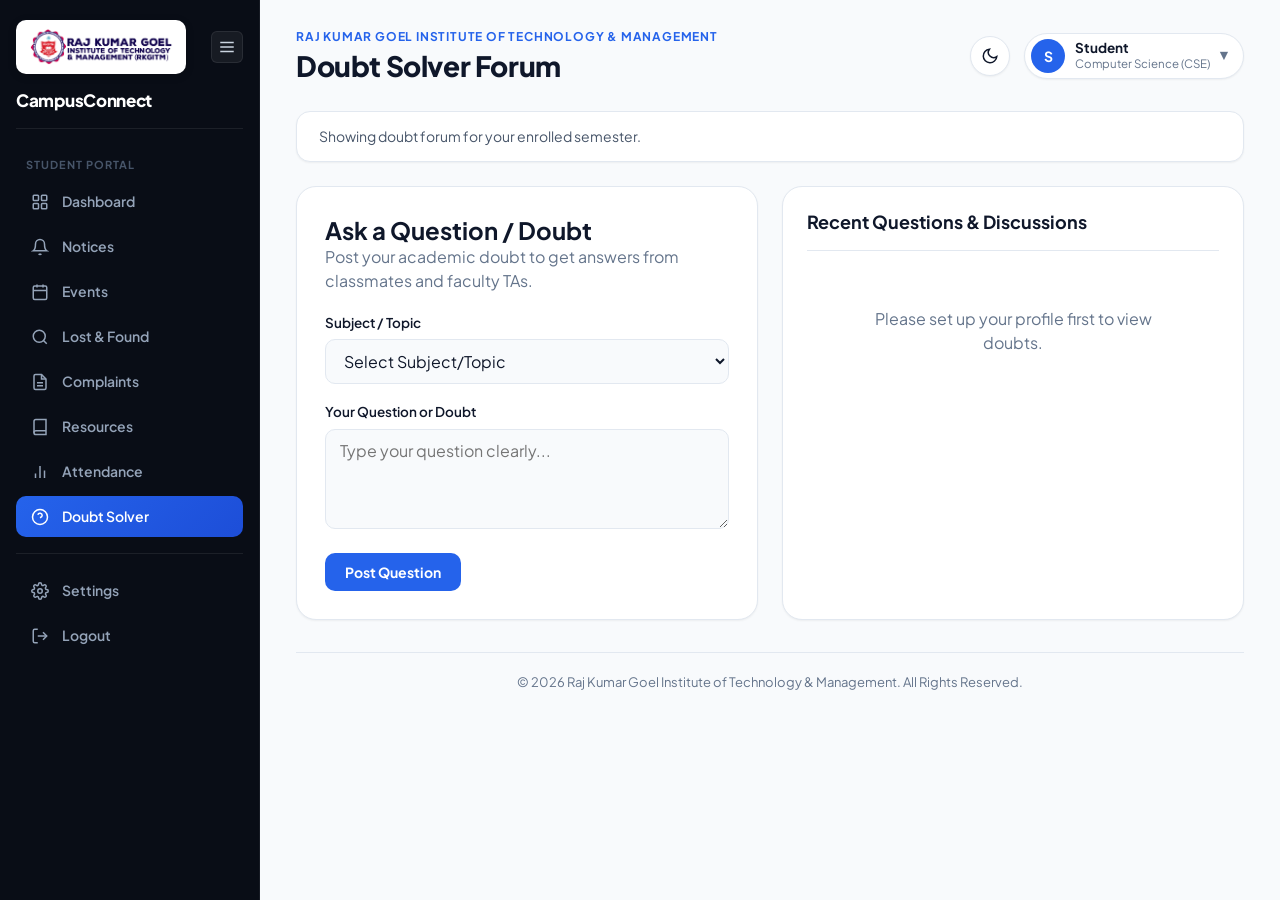
<file: frontend/doubts.html>
<!DOCTYPE html>
<html lang="en">
<head>
    <meta charset="UTF-8">
    <meta name="viewport" content="width=device-width, initial-scale=1.0">
    <title>CampusConnect - Peer &amp; AI Doubt Solver</title>
    <link rel="stylesheet" href="style.css">
    <style>
        .filter-tab {
            background-color: var(--bg-card);
            color: var(--text-secondary);
            transition: all 0.2s;
        }
        .filter-tab:hover {
            background-color: var(--border-color);
        }
        .filter-tab.active {
            background-color: var(--primary);
            color: white;
            border-color: var(--primary) !important;
        }
    </style>
</head>
<body>

    <div class="portal">
        <aside class="sidebar">
            <div class="sidebar-header">
                <div class="sidebar-brand-top">
                    <div class="logo-badge-container">
                        <img src="logo.png" alt="Raj Kumar Goel Institute of Technology &amp; Management" class="brand-logo-img">
                    </div>
                    <button id="sidebarToggle">
                        <svg class="svg-icon" width="18" height="18" viewBox="0 0 24 24" fill="none" stroke="currentColor" stroke-width="2"><line x1="3" y1="12" x2="21" y2="12"/><line x1="3" y1="6" x2="21" y2="6"/><line x1="3" y1="18" x2="21" y2="18"/></svg>
                    </button>
                </div>
                <div class="sidebar-app-name">CampusConnect</div>
            </div>
            <p class="sidebar-title">STUDENT PORTAL</p>
            <nav class="sidebar-nav">
                <a href="index.html"><span class="nav-icon"><svg class="svg-icon" width="18" height="18" viewBox="0 0 24 24" fill="none" stroke="currentColor" stroke-width="2"><rect x="3" y="3" width="7" height="7" rx="1"/><rect x="14" y="3" width="7" height="7" rx="1"/><rect x="14" y="14" width="7" height="7" rx="1"/><rect x="3" y="14" width="7" height="7" rx="1"/></svg></span> <span class="brand-text">Dashboard</span></a>
                <a href="notices.html"><span class="nav-icon"><svg class="svg-icon" width="18" height="18" viewBox="0 0 24 24" fill="none" stroke="currentColor" stroke-width="2"><path d="M18 8A6 6 0 0 0 6 8c0 7-3 9-3 9h18s-3-2-3-9"/><path d="M13.73 21a2 2 0 0 1-3.46 0"/></svg></span> <span class="brand-text">Notices</span></a>
                <a href="events.html"><span class="nav-icon"><svg class="svg-icon" width="18" height="18" viewBox="0 0 24 24" fill="none" stroke="currentColor" stroke-width="2"><rect x="3" y="4" width="18" height="18" rx="2" ry="2"/><line x1="16" y1="2" x2="16" y2="6"/><line x1="8" y1="2" x2="8" y2="6"/><line x1="3" y1="10" x2="21" y2="10"/></svg></span> <span class="brand-text">Events</span></a>
                <a href="lost-found.html"><span class="nav-icon"><svg class="svg-icon" width="18" height="18" viewBox="0 0 24 24" fill="none" stroke="currentColor" stroke-width="2"><circle cx="11" cy="11" r="8"/><line x1="21" y1="21" x2="16.65" y2="16.65"/></svg></span> <span class="brand-text">Lost &amp; Found</span></a>
                <a href="complaints.html"><span class="nav-icon"><svg class="svg-icon" width="18" height="18" viewBox="0 0 24 24" fill="none" stroke="currentColor" stroke-width="2"><path d="M14 2H6a2 2 0 0 0-2 2v16a2 2 0 0 0 2 2h12a2 2 0 0 0 2-2V8z"/><polyline points="14 2 14 8 20 8"/><line x1="16" y1="13" x2="8" y2="13"/><line x1="16" y1="17" x2="8" y2="17"/></svg></span> <span class="brand-text">Complaints</span></a>
                <a href="resources.html"><span class="nav-icon"><svg class="svg-icon" width="18" height="18" viewBox="0 0 24 24" fill="none" stroke="currentColor" stroke-width="2"><path d="M4 19.5A2.5 2.5 0 0 1 6.5 17H20"/><path d="M6.5 2H20v20H6.5A2.5 2.5 0 0 1 4 19.5v-15A2.5 2.5 0 0 1 6.5 2z"/></svg></span> <span class="brand-text">Resources</span></a>
                <a href="attendance.html"><span class="nav-icon"><svg class="svg-icon" width="18" height="18" viewBox="0 0 24 24" fill="none" stroke="currentColor" stroke-width="2"><line x1="18" y1="20" x2="18" y2="10"/><line x1="12" y1="20" x2="12" y2="4"/><line x1="6" y1="20" x2="6" y2="14"/></svg></span> <span class="brand-text">Attendance</span></a>
                <a href="doubts.html" class="active"><span class="nav-icon"><svg class="svg-icon" width="18" height="18" viewBox="0 0 24 24" fill="none" stroke="currentColor" stroke-width="2"><circle cx="12" cy="12" r="10"/><path d="M9.09 9a3 3 0 0 1 5.83 1c0 2-3 3-3 3"/><line x1="12" y1="17" x2="12.01" y2="17"/></svg></span> <span class="brand-text">Doubt Solver</span></a>

                <div class="nav-divider"></div>

                <a href="settings.html"><span class="nav-icon"><svg class="svg-icon" width="18" height="18" viewBox="0 0 24 24" fill="none" stroke="currentColor" stroke-width="2"><circle cx="12" cy="12" r="3"/><path d="M19.4 15a1.65 1.65 0 0 0 .33 1.82l.06.06a2 2 0 0 1 0 2.83 2 2 0 0 1-2.83 0l-.06-.06a1.65 1.65 0 0 0-1.82-.33 1.65 1.65 0 0 0-1 1.51V21a2 2 0 0 1-2 2 2 2 0 0 1-2-2v-.09A1.65 1.65 0 0 0 9 19.4a1.65 1.65 0 0 0-1.82.33l-.06.06a2 2 0 0 1-2.83 0 2 2 0 0 1 0-2.83l.06-.06a1.65 1.65 0 0 0 .33-1.82 1.65 1.65 0 0 0-1.51-1H3a2 2 0 0 1-2-2 2 2 0 0 1 2-2h.09A1.65 1.65 0 0 0 4.6 9a1.65 1.65 0 0 0-.33-1.82l-.06-.06a2 2 0 0 1 0-2.83 2 2 0 0 1 2.83 0l.06.06a1.65 1.65 0 0 0 1.82.33H9a1.65 1.65 0 0 0 1-1.51V3a2 2 0 0 1 2-2 2 2 0 0 1 2 2v.09a1.65 1.65 0 0 0 1 1.51 1.65 1.65 0 0 0 1.82-.33l.06-.06a2 2 0 0 1 2.83 0 2 2 0 0 1 0 2.83l-.06.06a1.65 1.65 0 0 0-.33 1.82V9a1.65 1.65 0 0 0 1.51 1H21a2 2 0 0 1 2 2 2 2 0 0 1-2 2h-.09a1.65 1.65 0 0 0-1.51 1z"/></svg></span> <span class="brand-text">Settings</span></a>
                <a href="login.html" onclick="localStorage.removeItem('campus_user_role');"><span class="nav-icon"><svg class="svg-icon" width="18" height="18" viewBox="0 0 24 24" fill="none" stroke="currentColor" stroke-width="2"><path d="M9 21H5a2 2 0 0 1-2-2V5a2 2 0 0 1 2-2h4"/><polyline points="16 17 21 12 16 7"/><line x1="21" y1="12" x2="9" y2="12"/></svg></span> <span class="brand-text">Logout</span></a>
            </nav>
        </aside>

        <main class="dashboard-content">
            <header class="topbar">
                <div class="topbar-title">
                    <p class="small-text">Raj Kumar Goel Institute of Technology &amp; Management</p>
                    <h1>Doubt Solver Forum</h1>
                </div>
                <div class="topbar-actions">
                    <button id="themeToggle" class="theme-toggle-btn"></button>
                    <div class="profile-wrapper">
                        <button class="student-profile" id="studentProfile">
                            <div class="profile-circle">S</div>
                            <div class="profile-text">
                                <strong class="profile-name-val">Student</strong>
                                <p class="profile-course-val">Computer Science</p>
                            </div>
                            <span class="profile-arrow">▼</span>
                        </button>
                        <div class="profile-menu" id="profileMenu">
                            <h3>Student Profile</h3>
                            <p><span>Name:</span> <strong class="profile-name-val">Student</strong></p>
                            <p><span>Course:</span> <strong class="profile-course-val">Computer Science</strong></p>
                            <p><span>Year:</span> <strong class="profile-year-val">3rd Year</strong></p>
                            <p><span>Section:</span> <strong class="profile-section-val">A</strong></p>
                            <a href="settings.html" class="btn btn-secondary" style="margin-top: 8px; width: 100%;">Edit Profile</a>
                            <a href="login.html" class="btn btn-primary" onclick="localStorage.removeItem('campus_user_role');" style="margin-top: 6px; width: 100%;">Sign Out</a>
                        </div>
                    </div>
                </div>
            </header>

            <div class="page-controls" style="margin-bottom: 24px;">
                <div class="search-box">
                    <p style="padding: 10px; color: var(--text-secondary); font-size: 14px;">
                        Showing doubt forum for your enrolled semester.
                    </p>
                </div>
            </div>

            <!-- LeetCode Style Topic Filters -->
            <div id="topicFilters" style="display: none; gap: 10px; overflow-x: auto; margin-bottom: 24px; padding-bottom: 8px;">
                <!-- Dynamically populated -->
            </div>

            <div class="dashboard-grid">
                <div class="form-container" style="max-width: none; margin: 0;">
                    <h2>Ask a Question / Doubt</h2>
                    <p style="color: var(--text-muted); margin-bottom: 20px;">Post your academic doubt to get answers from classmates and faculty TAs.</p>
                    
                    <form id="doubtForm" onsubmit="handlePostDoubt(event)">
                        <input type="hidden" id="doubtSemester">
                        <div class="form-group">
                            <label for="doubtSubject">Subject / Topic</label>
                            <select id="doubtSubject" class="form-control" required>
                                <option value="" disabled selected>Select Subject/Topic</option>
                            </select>
                        </div>

                        <div class="form-group">
                            <label for="doubtQuestion">Your Question or Doubt</label>
                            <textarea id="doubtQuestion" class="form-control" placeholder="Type your question clearly..." required></textarea>
                        </div>

                        <button type="submit" class="btn btn-primary">Post Question</button>
                    </form>
                </div>

                <div class="dashboard-box">
                    <div class="box-heading">
                        <h2>Recent Questions &amp; Discussions</h2>
                    </div>

                    <div id="doubtFeed" class="notices-grid">
                        <p style="color: var(--text-muted); text-align: center; padding: 40px;">Please select a semester to load doubts.</p>
                    </div>
                </div>
            </div>

            <footer>
                <p>&copy; 2026 Raj Kumar Goel Institute of Technology &amp; Management. All Rights Reserved.</p>
            </footer>

            <!-- Reply Modal -->
            <div id="replyModal" style="display: none; position: fixed; top: 0; left: 0; width: 100%; height: 100%; background: rgba(0,0,0,0.5); z-index: 1000; align-items: center; justify-content: center; backdrop-filter: blur(4px);">
                <div style="background: var(--bg-main); width: 90%; max-width: 550px; border-radius: var(--radius-lg); padding: 24px; box-shadow: var(--shadow-xl); position: relative;">
                    <button id="closeReplyModal" style="position: absolute; top: 16px; right: 16px; background: none; border: none; font-size: 20px; cursor: pointer; color: var(--text-muted);">&times;</button>
                    <h2 style="margin-bottom: 8px;">Solve this Doubt</h2>
                    <p style="color: var(--text-muted); margin-bottom: 16px; font-size: 14px;">You can explain your solution using text, or upload a photo of your handwritten notes, or record a video explanation.</p>
                    
                    <form id="replyForm">
                        <div class="form-group">
                            <label>Text Explanation (Optional)</label>
                            <textarea class="form-control" rows="3" placeholder="Type your step-by-step solution here..."></textarea>
                        </div>
                        
                        <div style="display: grid; grid-template-columns: 1fr 1fr; gap: 16px;">
                            <div class="form-group" style="padding: 16px; border: 2px dashed var(--border-color); border-radius: 8px; text-align: center; cursor: pointer;">
                                <label style="display: block; cursor: pointer; color: var(--primary); font-weight: 600;">
                                    📷 Upload Photo Solution
                                    <input type="file" accept="image/*" style="display: none;">
                                </label>
                                <small style="color: var(--text-muted); display: block; margin-top: 4px;">Take a picture of your notebook</small>
                            </div>
                            
                            <div class="form-group" style="padding: 16px; border: 2px dashed var(--border-color); border-radius: 8px; text-align: center; cursor: pointer;">
                                <label style="display: block; cursor: pointer; color: var(--danger); font-weight: 600;">
                                    🎥 Upload Video Explanation
                                    <input type="file" accept="video/*" style="display: none;">
                                </label>
                                <small style="color: var(--text-muted); display: block; margin-top: 4px;">Record yourself explaining it</small>
                            </div>
                        </div>

                        <div style="display: flex; gap: 12px; margin-top: 24px;">
                            <button type="button" class="btn btn-secondary" id="cancelReply" style="flex: 1;">Cancel</button>
                            <button type="submit" class="btn btn-primary" style="flex: 1;">Post Solution</button>
                        </div>
                    </form>
                </div>
            </div>
        </main>
    </div>

    <script src="script.js"></script>
    <script>
        let currentDoubts = [];
        let currentSubjects = [];
        let activeTab = 'all';

        document.addEventListener("DOMContentLoaded", () => {
            const profileStr = localStorage.getItem("campus_profile");
            const doubtFeed = document.getElementById("doubtFeed");
            if (profileStr) {
                const profile = JSON.parse(profileStr);
                const semInt = parseInt(profile.semester);
                if (!isNaN(semInt)) {
                    initializeDoubtPage(semInt);
                } else {
                    doubtFeed.innerHTML = '<p style="text-align: center; color: var(--text-muted); padding: 40px;">Please update your profile with a valid semester.</p>';
                }
            } else {
                doubtFeed.innerHTML = '<p style="text-align: center; color: var(--text-muted); padding: 40px;">Please set up your profile first to view doubts.</p>';
            }
        });

        async function initializeDoubtPage(semester) {
            document.getElementById("doubtSemester").value = semester;
            document.getElementById("doubtFeed").innerHTML = '<p style="text-align: center; color: var(--text-muted); padding: 40px;">Loading...</p>';
            
            await fetchSubjects(semester);
            await fetchDoubts(semester);
        }

        async function fetchSubjects(semester) {
            try {
                const data = await apiClient.request(`/subjects/semester/${semester}`);
                currentSubjects = data;
                renderTopicTabs();
                populateFormSubjects();
            } catch (error) {
                console.error("Error fetching subjects:", error);
            }
        }

        async function fetchDoubts(semester) {
            try {
                const data = await apiClient.request(`/doubts/semester/${semester}`);
                currentDoubts = data;
                renderDoubts();
            } catch (error) {
                console.error("Error fetching doubts:", error);
                document.getElementById("doubtFeed").innerHTML = '<p style="color: var(--danger); padding: 20px;">Failed to load doubts.</p>';
            }
        }

        function renderTopicTabs() {
            const container = document.getElementById("topicFilters");
            if (currentSubjects.length === 0) {
                container.style.display = 'none';
                return;
            }
            container.style.display = 'flex';
            
            let html = `<button class="filter-tab ${activeTab === 'all' ? 'active' : ''}" style="border-radius: 20px; padding: 6px 16px; border: 1px solid var(--border-color); cursor: pointer; white-space: nowrap;" onclick="filterDoubts('all')">All Topics</button>`;
            
            currentSubjects.forEach(sub => {
                const isActive = activeTab === sub.name ? 'active' : '';
                html += `<button class="filter-tab ${isActive}" style="border-radius: 20px; padding: 6px 16px; border: 1px solid var(--border-color); cursor: pointer; white-space: nowrap;" onclick="filterDoubts('${sub.name}')">${sub.name}</button>`;
            });
            
            container.innerHTML = html;
        }

        function populateFormSubjects() {
            const select = document.getElementById("doubtSubject");
            if (currentSubjects.length === 0) {
                select.innerHTML = '<option value="" disabled selected>No subjects available</option>';
                return;
            }
            select.innerHTML = '<option value="" disabled selected>Select Topic</option>';
            currentSubjects.forEach(sub => {
                select.innerHTML += `<option value="${sub.name}">${sub.name}</option>`;
            });
        }

        function filterDoubts(topicName) {
            activeTab = topicName;
            renderTopicTabs();
            renderDoubts();
        }

        function renderDoubts() {
            const feed = document.getElementById("doubtFeed");
            let filteredDoubts = currentDoubts;
            if (activeTab !== 'all') {
                filteredDoubts = currentDoubts.filter(d => d.subject === activeTab);
            }

            if (filteredDoubts.length === 0) {
                feed.innerHTML = '<p style="text-align: center; color: var(--text-muted); padding: 40px;">No doubts found for this topic.</p>';
                return;
            }

            feed.innerHTML = filteredDoubts.map(doubt => `
                <div class="notice-card">
                    <div class="notice-header">
                        <span class="notice-tag">${doubt.subject}</span>
                        <span class="notice-date">${new Date(doubt.createdAt).toLocaleString()}</span>
                    </div>
                    <h3>${doubt.question.substring(0, 80)}${doubt.question.length > 80 ? '...' : ''}</h3>
                    <p style="color: var(--text-secondary);">${doubt.question}</p>
                    <div style="margin-top: 15px; display: flex; align-items: center; justify-content: space-between;">
                        <small style="color: var(--text-muted); font-weight: 600;">${doubt.replies ? doubt.replies.length : 0} Answers</small>
                        <button class="btn btn-primary btn-sm reply-btn" style="padding: 6px 12px; font-size: 12.5px;">View/Solve Doubt</button>
                    </div>
                </div>
            `).join('');
        }

        async function handlePostDoubt(event) {
            event.preventDefault();
            const semester = document.getElementById("doubtSemester").value;
            const subject = document.getElementById("doubtSubject").value;
            const question = document.getElementById("doubtQuestion").value;

            if (!semester || !subject || !question) return;

            try {
                await apiClient.request("/doubts", {
                    method: "POST",
                    body: JSON.stringify({ semester: semester, subject: subject, question: question })
                });

                if (typeof showToast === 'function') showToast("Doubt posted successfully!");
                document.getElementById("doubtQuestion").value = '';
                fetchDoubts(semester); // Refresh the feed
            } catch (error) {
                console.error("Error:", error);
            }
        }
    </script>
</body>
</html>
</file>
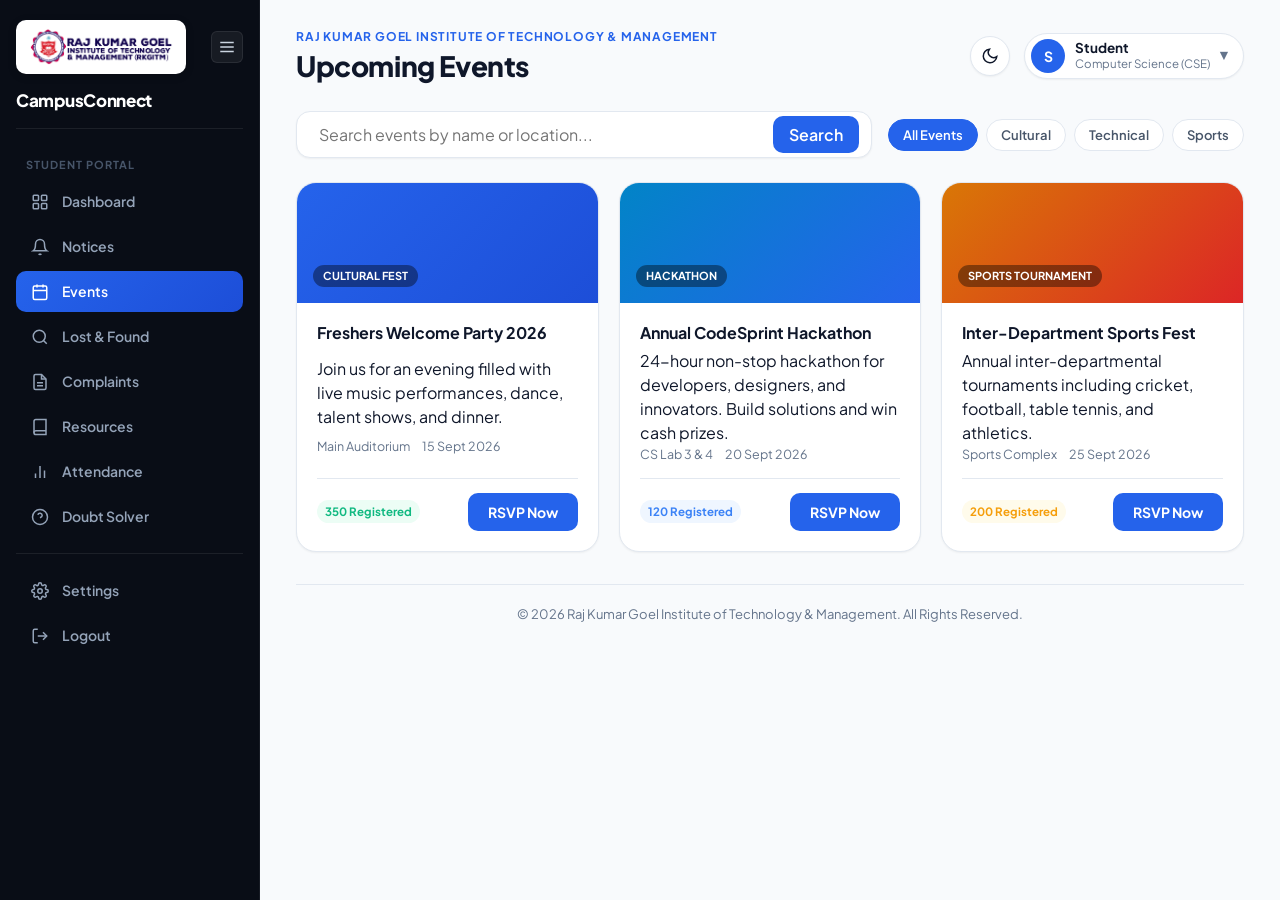
<file: frontend/events.html>
<!DOCTYPE html>
<html lang="en">
<head>
    <meta charset="UTF-8">
    <meta name="viewport" content="width=device-width, initial-scale=1.0">
    <title>CampusConnect - Campus Events</title>
    <link rel="stylesheet" href="style.css">
</head>
<body>

    <div class="portal">
        <aside class="sidebar">
            <div class="sidebar-header">
                <div class="sidebar-brand-top">
                    <div class="logo-badge-container">
                        <img src="logo.png" alt="Raj Kumar Goel Institute of Technology &amp; Management" class="brand-logo-img">
                    </div>
                    <button id="sidebarToggle">
                        <svg class="svg-icon" width="18" height="18" viewBox="0 0 24 24" fill="none" stroke="currentColor" stroke-width="2"><line x1="3" y1="12" x2="21" y2="12"/><line x1="3" y1="6" x2="21" y2="6"/><line x1="3" y1="18" x2="21" y2="18"/></svg>
                    </button>
                </div>
                <div class="sidebar-app-name">CampusConnect</div>
            </div>
            <p class="sidebar-title">STUDENT PORTAL</p>
            <nav class="sidebar-nav">
                <a href="index.html"><span class="nav-icon"><svg class="svg-icon" width="18" height="18" viewBox="0 0 24 24" fill="none" stroke="currentColor" stroke-width="2"><rect x="3" y="3" width="7" height="7" rx="1"/><rect x="14" y="3" width="7" height="7" rx="1"/><rect x="14" y="14" width="7" height="7" rx="1"/><rect x="3" y="14" width="7" height="7" rx="1"/></svg></span> <span class="brand-text">Dashboard</span></a>
                <a href="notices.html"><span class="nav-icon"><svg class="svg-icon" width="18" height="18" viewBox="0 0 24 24" fill="none" stroke="currentColor" stroke-width="2"><path d="M18 8A6 6 0 0 0 6 8c0 7-3 9-3 9h18s-3-2-3-9"/><path d="M13.73 21a2 2 0 0 1-3.46 0"/></svg></span> <span class="brand-text">Notices</span></a>
                <a href="events.html" class="active"><span class="nav-icon"><svg class="svg-icon" width="18" height="18" viewBox="0 0 24 24" fill="none" stroke="currentColor" stroke-width="2"><rect x="3" y="4" width="18" height="18" rx="2" ry="2"/><line x1="16" y1="2" x2="16" y2="6"/><line x1="8" y1="2" x2="8" y2="6"/><line x1="3" y1="10" x2="21" y2="10"/></svg></span> <span class="brand-text">Events</span></a>
                <a href="lost-found.html"><span class="nav-icon"><svg class="svg-icon" width="18" height="18" viewBox="0 0 24 24" fill="none" stroke="currentColor" stroke-width="2"><circle cx="11" cy="11" r="8"/><line x1="21" y1="21" x2="16.65" y2="16.65"/></svg></span> <span class="brand-text">Lost &amp; Found</span></a>
                <a href="complaints.html"><span class="nav-icon"><svg class="svg-icon" width="18" height="18" viewBox="0 0 24 24" fill="none" stroke="currentColor" stroke-width="2"><path d="M14 2H6a2 2 0 0 0-2 2v16a2 2 0 0 0 2 2h12a2 2 0 0 0 2-2V8z"/><polyline points="14 2 14 8 20 8"/><line x1="16" y1="13" x2="8" y2="13"/><line x1="16" y1="17" x2="8" y2="17"/></svg></span> <span class="brand-text">Complaints</span></a>
                <a href="resources.html"><span class="nav-icon"><svg class="svg-icon" width="18" height="18" viewBox="0 0 24 24" fill="none" stroke="currentColor" stroke-width="2"><path d="M4 19.5A2.5 2.5 0 0 1 6.5 17H20"/><path d="M6.5 2H20v20H6.5A2.5 2.5 0 0 1 4 19.5v-15A2.5 2.5 0 0 1 6.5 2z"/></svg></span> <span class="brand-text">Resources</span></a>
                <a href="attendance.html"><span class="nav-icon"><svg class="svg-icon" width="18" height="18" viewBox="0 0 24 24" fill="none" stroke="currentColor" stroke-width="2"><line x1="18" y1="20" x2="18" y2="10"/><line x1="12" y1="20" x2="12" y2="4"/><line x1="6" y1="20" x2="6" y2="14"/></svg></span> <span class="brand-text">Attendance</span></a>
                <a href="doubts.html"><span class="nav-icon"><svg class="svg-icon" width="18" height="18" viewBox="0 0 24 24" fill="none" stroke="currentColor" stroke-width="2"><circle cx="12" cy="12" r="10"/><path d="M9.09 9a3 3 0 0 1 5.83 1c0 2-3 3-3 3"/><line x1="12" y1="17" x2="12.01" y2="17"/></svg></span> <span class="brand-text">Doubt Solver</span></a>

                <div class="nav-divider"></div>

                <a href="settings.html"><span class="nav-icon"><svg class="svg-icon" width="18" height="18" viewBox="0 0 24 24" fill="none" stroke="currentColor" stroke-width="2"><circle cx="12" cy="12" r="3"/><path d="M19.4 15a1.65 1.65 0 0 0 .33 1.82l.06.06a2 2 0 0 1 0 2.83 2 2 0 0 1-2.83 0l-.06-.06a1.65 1.65 0 0 0-1.82-.33 1.65 1.65 0 0 0-1 1.51V21a2 2 0 0 1-2 2 2 2 0 0 1-2-2v-.09A1.65 1.65 0 0 0 9 19.4a1.65 1.65 0 0 0-1.82.33l-.06.06a2 2 0 0 1-2.83 0 2 2 0 0 1 0-2.83l.06-.06a1.65 1.65 0 0 0 .33-1.82 1.65 1.65 0 0 0-1.51-1H3a2 2 0 0 1-2-2 2 2 0 0 1 2-2h.09A1.65 1.65 0 0 0 4.6 9a1.65 1.65 0 0 0-.33-1.82l-.06-.06a2 2 0 0 1 0-2.83 2 2 0 0 1 2.83 0l.06.06a1.65 1.65 0 0 0 1.82.33H9a1.65 1.65 0 0 0 1-1.51V3a2 2 0 0 1 2-2 2 2 0 0 1 2 2v.09a1.65 1.65 0 0 0 1 1.51 1.65 1.65 0 0 0 1.82-.33l.06-.06a2 2 0 0 1 2.83 0 2 2 0 0 1 0 2.83l-.06.06a1.65 1.65 0 0 0-.33 1.82V9a1.65 1.65 0 0 0 1.51 1H21a2 2 0 0 1 2 2 2 2 0 0 1-2 2h-.09a1.65 1.65 0 0 0-1.51 1z"/></svg></span> <span class="brand-text">Settings</span></a>
                <a href="login.html" onclick="localStorage.removeItem('campus_user_role');"><span class="nav-icon"><svg class="svg-icon" width="18" height="18" viewBox="0 0 24 24" fill="none" stroke="currentColor" stroke-width="2"><path d="M9 21H5a2 2 0 0 1-2-2V5a2 2 0 0 1 2-2h4"/><polyline points="16 17 21 12 16 7"/><line x1="21" y1="12" x2="9" y2="12"/></svg></span> <span class="brand-text">Logout</span></a>
            </nav>
        </aside>

        <main class="dashboard-content">
            <header class="topbar">
                <div class="topbar-title">
                    <p class="small-text">Raj Kumar Goel Institute of Technology &amp; Management</p>
                    <h1>Upcoming Events</h1>
                </div>
                <div class="topbar-actions">
                    <button id="themeToggle" class="theme-toggle-btn"></button>
                    <div class="profile-wrapper">
                        <button class="student-profile" id="studentProfile">
                            <div class="profile-circle">S</div>
                            <div class="profile-text">
                                <strong class="profile-name-val">Student</strong>
                                <p class="profile-course-val">Computer Science</p>
                            </div>
                            <span class="profile-arrow">▼</span>
                        </button>
                        <div class="profile-menu" id="profileMenu">
                            <h3>Student Profile</h3>
                            <p><span>Name:</span> <strong class="profile-name-val">Student</strong></p>
                            <p><span>Course:</span> <strong class="profile-course-val">Computer Science</strong></p>
                            <p><span>Year:</span> <strong class="profile-year-val">3rd Year</strong></p>
                            <p><span>Section:</span> <strong class="profile-section-val">A</strong></p>
                            <a href="settings.html" class="btn btn-secondary" style="margin-top: 8px; width: 100%;">Edit Profile</a>
                            <a href="login.html" class="btn btn-primary" onclick="localStorage.removeItem('campus_user_role');" style="margin-top: 6px; width: 100%;">Sign Out</a>
                        </div>
                    </div>
                </div>
            </header>

            <div class="page-controls">
                <div class="search-box">
                    <input type="text" id="searchInput" placeholder="Search events by name or location...">
                    <button id="searchButton">Search</button>
                </div>
                <div class="filter-tabs">
                    <button class="filter-tab active" data-filter="all">All Events</button>
                    <button class="filter-tab" data-filter="cultural">Cultural</button>
                    <button class="filter-tab" data-filter="tech">Technical</button>
                    <button class="filter-tab" data-filter="sports">Sports</button>
                </div>
            </div>

            <div class="events-grid">
                <article class="event-card" data-category="cultural">
                    <div class="event-banner">
                        <span class="event-badge">CULTURAL FEST</span>
                    </div>
                    <div class="event-content">
                        <h3>Freshers Welcome Party 2026</h3>
                        <p>Join us for an evening filled with live music performances, dance, talent shows, and dinner.</p>
                        <div class="event-meta">
                            <span>Main Auditorium</span>
                            <span>15 Sept 2026</span>
                        </div>
                        <div class="event-footer">
                            <span class="badge badge-success">350 Registered</span>
                            <button class="btn btn-primary rsvp-btn">RSVP Now</button>
                        </div>
                    </div>
                </article>

                <article class="event-card" data-category="tech">
                    <div class="event-banner" style="background: linear-gradient(135deg, #0284c7, #2563eb);">
                        <span class="event-badge">HACKATHON</span>
                    </div>
                    <div class="event-content">
                        <h3>Annual CodeSprint Hackathon</h3>
                        <p>24-hour non-stop hackathon for developers, designers, and innovators. Build solutions and win cash prizes.</p>
                        <div class="event-meta">
                            <span>CS Lab 3 &amp; 4</span>
                            <span>20 Sept 2026</span>
                        </div>
                        <div class="event-footer">
                            <span class="badge badge-info">120 Registered</span>
                            <button class="btn btn-primary rsvp-btn">RSVP Now</button>
                        </div>
                    </div>
                </article>

                <article class="event-card" data-category="sports">
                    <div class="event-banner" style="background: linear-gradient(135deg, #d97706, #dc2626);">
                        <span class="event-badge">SPORTS TOURNAMENT</span>
                    </div>
                    <div class="event-content">
                        <h3>Inter-Department Sports Fest</h3>
                        <p>Annual inter-departmental tournaments including cricket, football, table tennis, and athletics.</p>
                        <div class="event-meta">
                            <span>Sports Complex</span>
                            <span>25 Sept 2026</span>
                        </div>
                        <div class="event-footer">
                            <span class="badge badge-warning">200 Registered</span>
                            <button class="btn btn-primary rsvp-btn">RSVP Now</button>
                        </div>
                    </div>
                </article>
            </div>

            <footer>
                <p>&copy; 2026 Raj Kumar Goel Institute of Technology &amp; Management. All Rights Reserved.</p>
            </footer>
        </main>
    </div>

    <script src="script.js"></script>
</body>
</html>
</file>
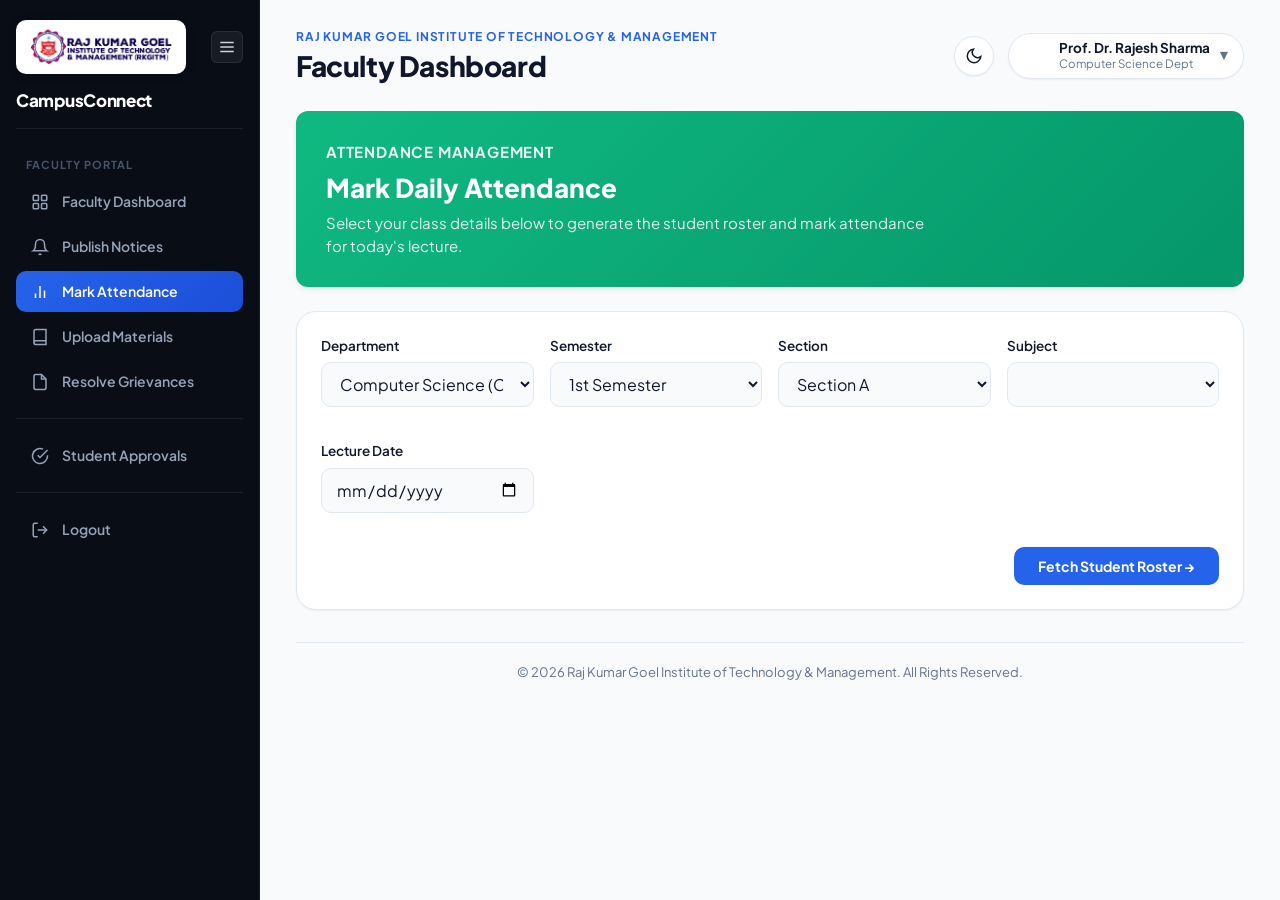
<file: frontend/faculty-attendance.html>
<!DOCTYPE html>
<html lang="en">
<head>
    <meta charset="UTF-8">
    <meta name="viewport" content="width=device-width, initial-scale=1.0">
    <title>CampusConnect - Faculty &amp; Teacher Portal</title>
    <link rel="stylesheet" href="style.css">
</head>
<body>

    <div class="portal">
        <!-- Faculty Sidebar -->
        <aside class="sidebar">
            <div class="sidebar-header">
                <div class="sidebar-brand-top">
                    <div class="logo-badge-container">
                        <img src="logo.png" alt="Raj Kumar Goel Institute of Technology &amp; Management" class="brand-logo-img">
                    </div>
                    <button id="sidebarToggle" title="Toggle Navigation">
                        <svg class="svg-icon" width="18" height="18" viewBox="0 0 24 24" fill="none" stroke="currentColor" stroke-width="2"><line x1="3" y1="12" x2="21" y2="12"/><line x1="3" y1="6" x2="21" y2="6"/><line x1="3" y1="18" x2="21" y2="18"/></svg>
                    </button>
                </div>
                <div class="sidebar-app-name">CampusConnect</div>
            </div>

            <p class="sidebar-title">FACULTY PORTAL</p>

            <nav class="sidebar-nav">
                <a href="faculty-index.html">
                    <span class="nav-icon"><svg class="svg-icon" width="18" height="18" viewBox="0 0 24 24" fill="none" stroke="currentColor" stroke-width="2"><rect x="3" y="3" width="7" height="7" rx="1"/><rect x="14" y="3" width="7" height="7" rx="1"/><rect x="14" y="14" width="7" height="7" rx="1"/><rect x="3" y="14" width="7" height="7" rx="1"/></svg></span>
                    <span class="brand-text">Faculty Dashboard</span>
                </a>
                <a href="faculty-index.html#noticeSection">
                    <span class="nav-icon"><svg class="svg-icon" width="18" height="18" viewBox="0 0 24 24" fill="none" stroke="currentColor" stroke-width="2"><path d="M18 8A6 6 0 0 0 6 8c0 7-3 9-3 9h18s-3-2-3-9"/><path d="M13.73 21a2 2 0 0 1-3.46 0"/></svg></span>
                    <span class="brand-text">Publish Notices</span>
                </a>
                <a href="faculty-attendance.html" class="active">
                    <span class="nav-icon"><svg class="svg-icon" width="18" height="18" viewBox="0 0 24 24" fill="none" stroke="currentColor" stroke-width="2"><line x1="18" y1="20" x2="18" y2="10"/><line x1="12" y1="20" x2="12" y2="4"/><line x1="6" y1="20" x2="6" y2="14"/></svg></span>
                    <span class="brand-text">Mark Attendance</span>
                </a>
                <a href="#resourcesSection">
                    <span class="nav-icon"><svg class="svg-icon" width="18" height="18" viewBox="0 0 24 24" fill="none" stroke="currentColor" stroke-width="2"><path d="M4 19.5A2.5 2.5 0 0 1 6.5 17H20"/><path d="M6.5 2H20v20H6.5A2.5 2.5 0 0 1 4 19.5v-15A2.5 2.5 0 0 1 6.5 2z"/></svg></span>
                    <span class="brand-text">Upload Materials</span>
                </a>
                <a href="#complaintsSection">
                    <span class="nav-icon"><svg class="svg-icon" width="18" height="18" viewBox="0 0 24 24" fill="none" stroke="currentColor" stroke-width="2"><path d="M14 2H6a2 2 0 0 0-2 2v16a2 2 0 0 0 2 2h12a2 2 0 0 0 2-2V8z"/><polyline points="14 2 14 8 20 8"/></svg></span>
                    <span class="brand-text">Resolve Grievances</span>
                </a>

                <div class="nav-divider"></div>

                <a href="#studentApprovalSection">
                    <span class="nav-icon"><svg class="svg-icon" width="18" height="18" viewBox="0 0 24 24" fill="none" stroke="currentColor" stroke-width="2"><path d="M22 11.08V12a10 10 0 1 1-5.93-9.14"/><polyline points="22 4 12 14.01 9 11.01"/></svg></span>
                    <span class="brand-text">Student Approvals</span>
                </a>

                <div class="nav-divider"></div>

                <a href="login.html" onclick="localStorage.removeItem('campus_user_role');">
                    <span class="nav-icon"><svg class="svg-icon" width="18" height="18" viewBox="0 0 24 24" fill="none" stroke="currentColor" stroke-width="2"><path d="M9 21H5a2 2 0 0 1-2-2V5a2 2 0 0 1 2-2h4"/><polyline points="16 17 21 12 16 7"/><line x1="21" y1="12" x2="9" y2="12"/></svg></span>
                    <span class="brand-text">Logout</span>
                </a>
            </nav>
        </aside>


        <!-- Main Faculty Content -->
        <main class="dashboard-content">
            <header class="topbar">
                <div class="topbar-title">
                    <p class="small-text">Raj Kumar Goel Institute of Technology &amp; Management</p>
                    <h1>Faculty Dashboard</h1>
                </div>

                <div class="topbar-actions">
                    <button id="themeToggle" class="theme-toggle-btn" title="Toggle Dark/Light Mode"></button>

                    <div class="profile-wrapper">
                        <button class="student-profile" id="studentProfile" type="button">
                            <div class="profile-circle" style="background: var(--accent);">F</div>
                            <div class="profile-text">
                                <strong>Prof. Dr. Rajesh Sharma</strong>
                                <p>Computer Science Dept</p>
                            </div>
                            <span class="profile-arrow">▼</span>
                        </button>
                        <div class="profile-menu" id="profileMenu">
                            <h3>Faculty Profile</h3>
                            <p><span>Name:</span> <strong>Prof. Dr. Rajesh Sharma</strong></p>
                            <p><span>Role:</span> <strong style="color: var(--primary);">Senior Faculty / TA</strong></p>
                            <p><span>Department:</span> <strong>Computer Science</strong></p>
                            <a href="login.html" class="btn btn-secondary" onclick="localStorage.removeItem('campus_user_role');" style="margin-top: 8px; width: 100%;">Sign Out</a>
                        </div>
                    </div>
                </div>
            </header>

            <!-- Faculty Attendance Header -->
            <section class="dashboard-welcome" style="background: linear-gradient(135deg, #10b981 0%, #059669 100%); padding: 30px; border-radius: 12px; margin-bottom: 24px;">
                <p class="small-text" style="color: rgba(255, 255, 255, 0.9);">ATTENDANCE MANAGEMENT</p>
                <h2 style="color: white; margin: 8px 0;">Mark Daily Attendance</h2>
                <p style="color: rgba(255, 255, 255, 0.9);">Select your class details below to generate the student roster and mark attendance for today's lecture.</p>
            </section>

            <!-- Attendance Filters -->
            <div class="dashboard-box" style="margin-bottom: 24px;">
                <form id="facultyRosterForm" onsubmit="event.preventDefault(); renderFacultyRoster();">
                    <div style="display: grid; grid-template-columns: repeat(auto-fit, minmax(200px, 1fr)); gap: 16px;">
                        <div class="form-group">
                            <label for="rosterDept">Department</label>
                            <select id="rosterDept" class="form-control" required>
                                <option value="Computer Science (CSE)">Computer Science (CSE)</option>
                                <option value="Information Technology (IT)">Information Technology (IT)</option>
                                <option value="Electronics (ECE)">Electronics & Comm. (ECE)</option>
                            </select>
                        </div>
                        <div class="form-group">
                            <label for="rosterSem">Semester</label>
                            <select id="rosterSem" class="form-control" required onchange="updateSubjects()">
                                <option value="1st Sem">1st Semester</option>
                                <option value="2nd Sem">2nd Semester</option>
                                <option value="3rd Sem">3rd Semester</option>
                                <option value="4th Sem">4th Semester</option>
                                <option value="5th Sem">5th Semester</option>
                                <option value="6th Sem">6th Semester</option>
                                <option value="7th Sem">7th Semester</option>
                                <option value="8th Sem">8th Semester</option>
                            </select>
                        </div>
                        <div class="form-group">
                            <label for="rosterSec">Section</label>
                            <select id="rosterSec" class="form-control" required>
                                <option value="A">Section A</option>
                                <option value="B">Section B</option>
                                <option value="C">Section C</option>
                            </select>
                        </div>
                        <div class="form-group">
                            <label for="rosterSub">Subject</label>
                            <select id="rosterSub" class="form-control" required>
                                <!-- Populated dynamically by updateSubjects() -->
                            </select>
                        </div>
                        <div class="form-group">
                            <label for="rosterDate">Lecture Date</label>
                            <input type="date" id="rosterDate" class="form-control" required>
                        </div>
                    </div>
                    <div style="margin-top: 16px; text-align: right;">
                        <button type="submit" class="btn btn-primary" style="padding: 10px 24px;">Fetch Student Roster →</button>
                    </div>
                </form>
            </div>

            <!-- Student Roster Section (Hidden by default until fetched) -->
            <section id="rosterSection" style="display: none; margin-bottom: 36px;">
                <div style="display: flex; justify-content: space-between; align-items: center; margin-bottom: 16px; flex-wrap: wrap; gap: 12px;">
                    <div>
                        <h2 id="rosterTitle">Student Roster</h2>
                        <p style="color: var(--text-muted); font-size: 13px;" id="rosterSubtitle">Marking attendance for 0 students</p>
                    </div>
                    <div style="display: flex; gap: 12px;">
                        <button class="btn btn-secondary" style="padding: 8px 16px; font-size: 13px;" onclick="markAll('present')">
                            Mark All Present
                        </button>
                    </div>
                </div>

                <div class="admin-table-wrapper" style="margin-bottom: 20px;">
                    <table class="admin-table">
                        <thead>
                            <tr>
                                <th style="width: 50px; text-align: center;">S.No</th>
                                <th>Student Name</th>
                                <th>Roll Number</th>
                                <th style="text-align: center; width: 250px;">Attendance Status</th>
                            </tr>
                        </thead>
                        <tbody id="rosterTbody">
                            <!-- Populated dynamically -->
                        </tbody>
                    </table>
                </div>
                
                <div style="text-align: right;">
                    <button class="btn btn-primary" style="padding: 12px 32px; font-size: 16px;" onclick="submitFacultyAttendance()">
                        Submit Final Attendance
                    </button>
                </div>
            </section>

            <footer>
                <p>&copy; 2026 Raj Kumar Goel Institute of Technology &amp; Management. All Rights Reserved.</p>
            </footer>
        </main>
    </div>

    <script src="script.js"></script>
    <script>
        document.addEventListener("DOMContentLoaded", () => {
            renderFacultyApprovalQueue();
            // Load faculty name from localStorage if available
            const userName = localStorage.getItem('campus_user_name');
            const userDept = localStorage.getItem('campus_user_dept');
            if (userName) {
                document.querySelector('.student-profile strong') && (document.querySelector('.student-profile strong').textContent = userName);
            }
            if (userDept) {
                document.querySelector('.student-profile p') && (document.querySelector('.student-profile p').textContent = userDept);
            }

            // Logic for adding custom subject to faculty attendance dropdown
            const addFacultySubjectBtn = document.getElementById("addFacultySubjectBtn");
            const attendSubject = document.getElementById("attendSubject");
            if (addFacultySubjectBtn && attendSubject) {
                addFacultySubjectBtn.addEventListener("click", () => {
                    const newSub = prompt("Enter new subject name:");
                    if (newSub && newSub.trim() !== "") {
                        const opt = document.createElement("option");
                        opt.value = newSub.trim().toLowerCase().replace(/\s+/g, '-');
                        opt.textContent = newSub.trim();
                        opt.selected = true; // Auto-select the newly added subject
                        attendSubject.appendChild(opt);
                        
                        // Save to localStorage so it appears in doubt section for students
                        let customSubjects = JSON.parse(localStorage.getItem('campus_custom_subjects')) || [];
                        if (!customSubjects.includes(newSub.trim())) {
                            customSubjects.push(newSub.trim());
                            localStorage.setItem('campus_custom_subjects', JSON.stringify(customSubjects));
                        }

                        if (typeof showToast === 'function') {
                            showToast(`Subject '${newSub}' added successfully!`);
                        }
                    }
                });
            }

            // Handle Faculty Attendance Submission
            const facultyAttendanceForm = document.getElementById("facultyAttendanceForm");
            if (facultyAttendanceForm) {
                facultyAttendanceForm.addEventListener("submit", (e) => {
                    e.preventDefault();
                    const subject = document.getElementById("attendSubject").value;
                    const date = document.getElementById("attendDate").value;
                    const status = document.getElementById("attendStatus").value;

                    let attendanceData = JSON.parse(localStorage.getItem("campus_attendance")) || {};
                    // Save as YYYY-MM-DD key mapped to status.
                    attendanceData[date] = status;
                    localStorage.setItem("campus_attendance", JSON.stringify(attendanceData));

                    if (typeof showToast === 'function') {
                        showToast(`Attendance marked as ${status.toUpperCase()} for ${date}`);
                    }
                    facultyAttendanceForm.reset();
                });
            }

            // Handle Faculty Resource Submission
            const facultyResourceForm = document.getElementById("facultyResourceForm");
            if (facultyResourceForm) {
                facultyResourceForm.addEventListener("submit", (e) => {
                    e.preventDefault();
                    const title = document.getElementById("resTitle").value;
                    const category = document.getElementById("resCategory").value;
                    const link = document.getElementById("resLink").value;

                    const newResource = {
                        title: title,
                        category: category,
                        link: link,
                        date: new Date().toLocaleDateString('en-GB', { day: '2-digit', month: 'short', year: 'numeric' })
                    };

                    let resourcesData = JSON.parse(localStorage.getItem("campus_resources")) || [];
                    resourcesData.unshift(newResource);
                    localStorage.setItem("campus_resources", JSON.stringify(resourcesData));

                    if (typeof showToast === 'function') {
                        showToast(`Resource '${title}' published successfully!`);
                    }
                    facultyResourceForm.reset();
                });
            }

            // Initialize subjects on load
            if (document.getElementById("rosterSem")) {
                updateSubjects();
            }
        });

        function updateSubjects() {
            const sem = document.getElementById("rosterSem").value;
            const subSelect = document.getElementById("rosterSub");
            if (!subSelect) return;

            const subjectsMap = {
                "1st Sem": ["Mathematics I", "Physics", "Basic Electrical Engg", "Engineering Graphics"],
                "2nd Sem": ["Mathematics II", "Chemistry", "Programming for Problem Solving", "English"],
                "3rd Sem": ["Data Structures", "Computer Organization", "Discrete Structures", "Logic Design"],
                "4th Sem": ["Operating Systems", "Theory of Automata", "Microprocessors", "Database Management"],
                "5th Sem": ["Java Programming", "Design & Analysis of Algorithms", "Web Technology", "Compiler Design"],
                "6th Sem": ["Computer Networks", "Software Engineering", "Artificial Intelligence", "Machine Learning"],
                "7th Sem": ["Cloud Computing", "Cryptography", "Mobile Computing", "Data Science"],
                "8th Sem": ["Distributed Systems", "Internet of Things", "Big Data Analytics", "Deep Learning"]
            };

            const subjects = subjectsMap[sem] || [];
            subSelect.innerHTML = "";
            subjects.forEach(sub => {
                const opt = document.createElement("option");
                opt.value = sub;
                opt.textContent = sub;
                subSelect.appendChild(opt);
            });
        }


        function renderFacultyApprovalQueue() {
            const users = JSON.parse(localStorage.getItem("campus_users")) || [];
            const tbody = document.getElementById("facultyApprovalTbody");

            // Faculty sees only pending students
            const pendingStudents = users.filter(u => u.role === 'student' && u.status === 'PENDING');

            if (pendingStudents.length === 0) {
                tbody.innerHTML = `
                    <tr>
                        <td colspan="7" style="text-align: center; color: var(--text-muted); padding: 30px;">
                            🎉 No pending student approval requests. All students are processed!
                        </td>
                    </tr>
                `;
                return;
            }

            tbody.innerHTML = pendingStudents.map(u => `
                <tr>
                    <td>
                        <strong>${u.name}</strong><br>
                        <small style="color: var(--text-muted);">${u.email}</small>
                    </td>
                    <td>${u.department}</td>
                    <td><code>${u.idCode || 'N/A'}</code></td>
                    <td>${u.section || 'N/A'}</td>
                    <td>${u.createdAt || 'Recent'}</td>
                    <td><span class="status-badge pending">● PENDING</span></td>
                    <td style="text-align: center;">
                        <div style="display: flex; gap: 6px; justify-content: center;">
                            <button class="btn btn-primary" style="padding: 5px 12px; font-size: 12px; background: var(--success); border-color: var(--success);" onclick="facultyApproveStudent(${u.id}, 'APPROVED')">
                                Approve ✓
                            </button>
                            <button class="btn btn-secondary" style="padding: 5px 12px; font-size: 12px; color: var(--danger);" onclick="facultyApproveStudent(${u.id}, 'REJECTED')">
                                Reject ✖
                            </button>
                        </div>
                    </td>
                </tr>
            `).join('');
        }

        function facultyApproveStudent(userId, newStatus) {
            let users = JSON.parse(localStorage.getItem("campus_users")) || [];
            const idx = users.findIndex(u => u.id === userId);
            if (idx !== -1) {
                users[idx].status = newStatus;
                localStorage.setItem("campus_users", JSON.stringify(users));
                showToast(`Student ${users[idx].name} has been ${newStatus === 'APPROVED' ? 'approved ✓' : 'rejected ✖'}`);
                renderFacultyApprovalQueue();
            }
        }
    </script>
</body>
</html>
</file>
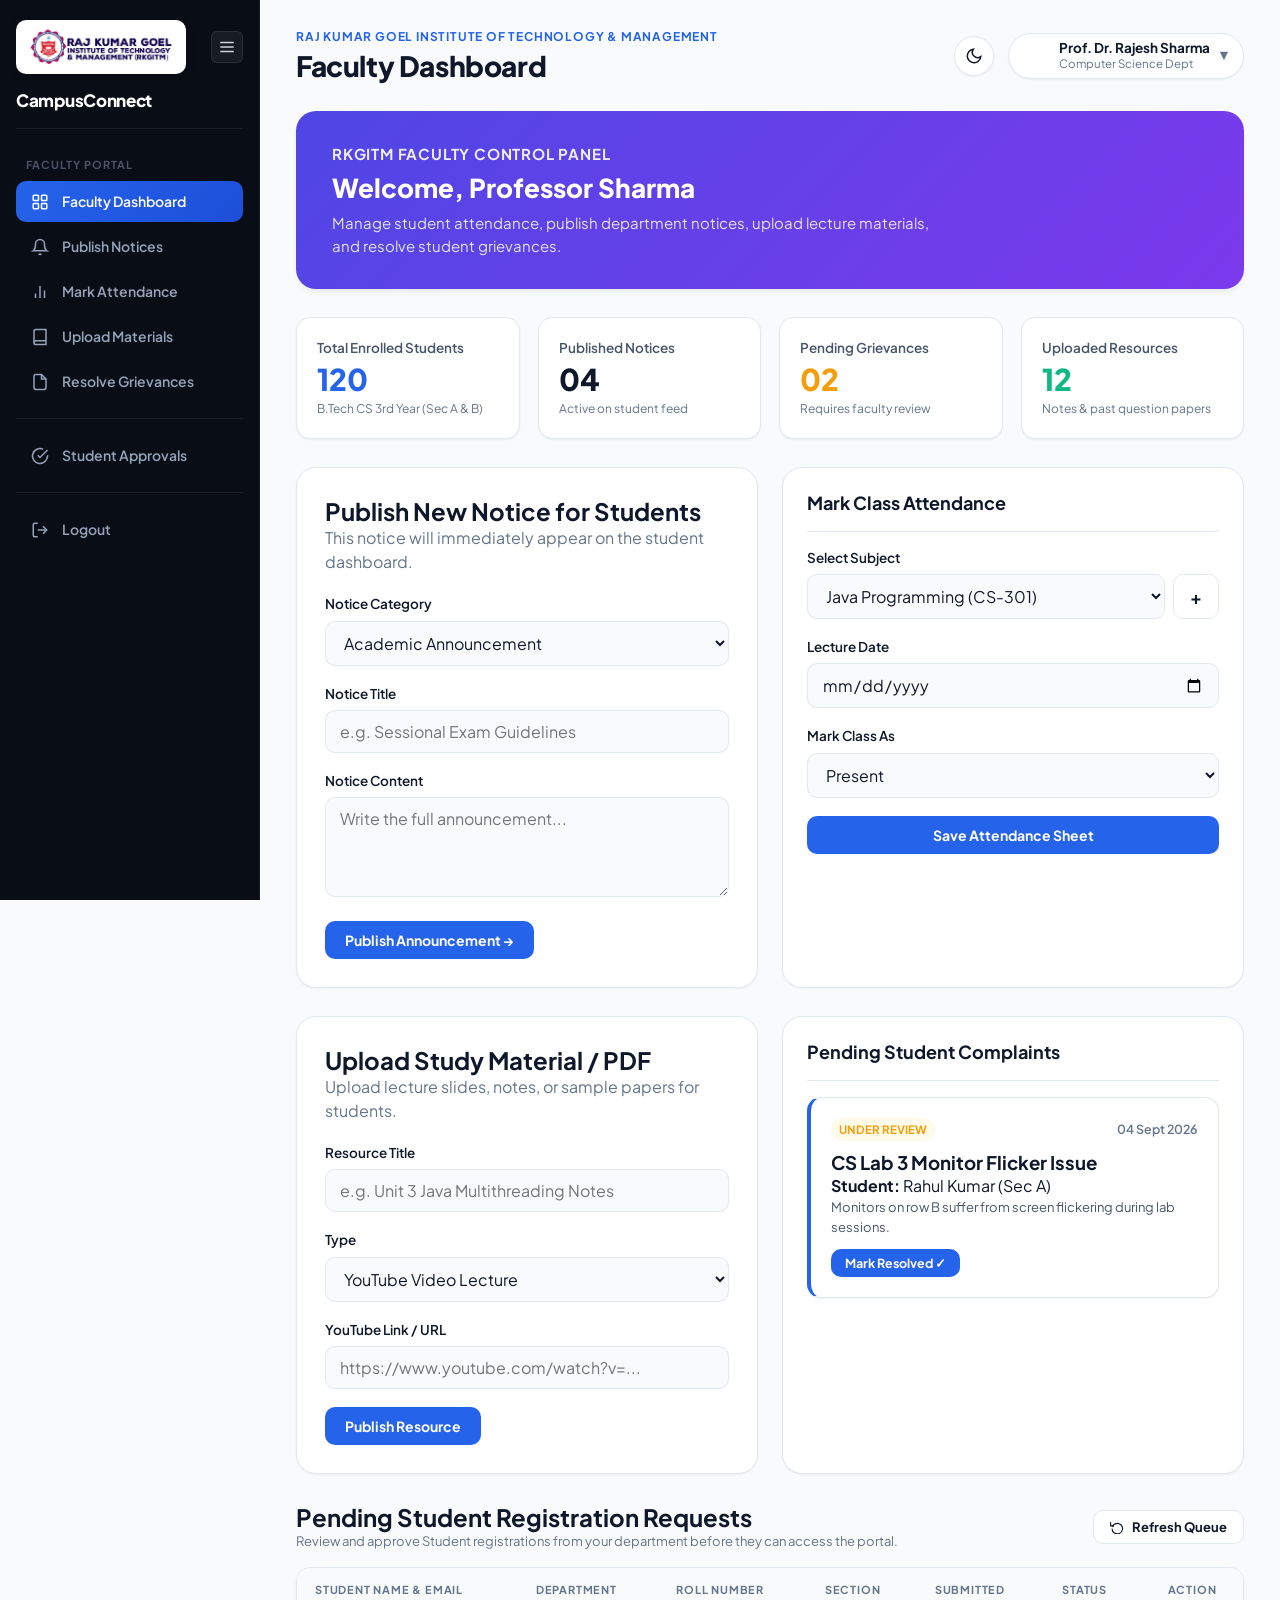
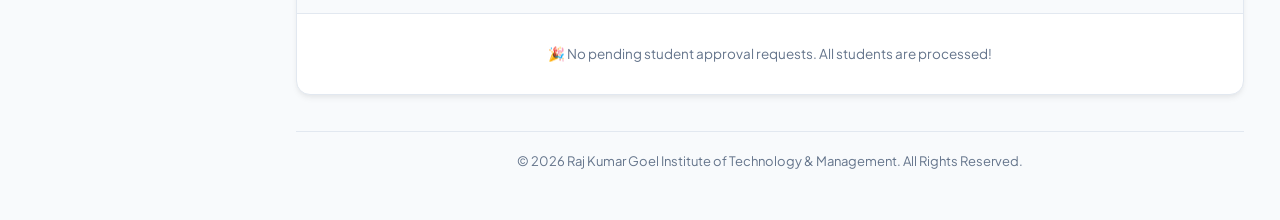
<file: frontend/faculty-index.html>
<!DOCTYPE html>
<html lang="en">
<head>
    <meta charset="UTF-8">
    <meta name="viewport" content="width=device-width, initial-scale=1.0">
    <title>CampusConnect - Faculty &amp; Teacher Portal</title>
    <link rel="stylesheet" href="style.css">
</head>
<body>

    <div class="portal">
        <!-- Faculty Sidebar -->
        <aside class="sidebar">
            <div class="sidebar-header">
                <div class="sidebar-brand-top">
                    <div class="logo-badge-container">
                        <img src="logo.png" alt="Raj Kumar Goel Institute of Technology &amp; Management" class="brand-logo-img">
                    </div>
                    <button id="sidebarToggle" title="Toggle Navigation">
                        <svg class="svg-icon" width="18" height="18" viewBox="0 0 24 24" fill="none" stroke="currentColor" stroke-width="2"><line x1="3" y1="12" x2="21" y2="12"/><line x1="3" y1="6" x2="21" y2="6"/><line x1="3" y1="18" x2="21" y2="18"/></svg>
                    </button>
                </div>
                <div class="sidebar-app-name">CampusConnect</div>
            </div>

            <p class="sidebar-title">FACULTY PORTAL</p>

            <nav class="sidebar-nav">
                <a href="faculty-index.html" class="active">
                    <span class="nav-icon"><svg class="svg-icon" width="18" height="18" viewBox="0 0 24 24" fill="none" stroke="currentColor" stroke-width="2"><rect x="3" y="3" width="7" height="7" rx="1"/><rect x="14" y="3" width="7" height="7" rx="1"/><rect x="14" y="14" width="7" height="7" rx="1"/><rect x="3" y="14" width="7" height="7" rx="1"/></svg></span>
                    <span class="brand-text">Faculty Dashboard</span>
                </a>
                <a href="#noticeSection">
                    <span class="nav-icon"><svg class="svg-icon" width="18" height="18" viewBox="0 0 24 24" fill="none" stroke="currentColor" stroke-width="2"><path d="M18 8A6 6 0 0 0 6 8c0 7-3 9-3 9h18s-3-2-3-9"/><path d="M13.73 21a2 2 0 0 1-3.46 0"/></svg></span>
                    <span class="brand-text">Publish Notices</span>
                </a>
                <a href="#attendanceSection">
                    <span class="nav-icon"><svg class="svg-icon" width="18" height="18" viewBox="0 0 24 24" fill="none" stroke="currentColor" stroke-width="2"><line x1="18" y1="20" x2="18" y2="10"/><line x1="12" y1="20" x2="12" y2="4"/><line x1="6" y1="20" x2="6" y2="14"/></svg></span>
                    <span class="brand-text">Mark Attendance</span>
                </a>
                <a href="#resourcesSection">
                    <span class="nav-icon"><svg class="svg-icon" width="18" height="18" viewBox="0 0 24 24" fill="none" stroke="currentColor" stroke-width="2"><path d="M4 19.5A2.5 2.5 0 0 1 6.5 17H20"/><path d="M6.5 2H20v20H6.5A2.5 2.5 0 0 1 4 19.5v-15A2.5 2.5 0 0 1 6.5 2z"/></svg></span>
                    <span class="brand-text">Upload Materials</span>
                </a>
                <a href="#complaintsSection">
                    <span class="nav-icon"><svg class="svg-icon" width="18" height="18" viewBox="0 0 24 24" fill="none" stroke="currentColor" stroke-width="2"><path d="M14 2H6a2 2 0 0 0-2 2v16a2 2 0 0 0 2 2h12a2 2 0 0 0 2-2V8z"/><polyline points="14 2 14 8 20 8"/></svg></span>
                    <span class="brand-text">Resolve Grievances</span>
                </a>

                <div class="nav-divider"></div>

                <a href="#studentApprovalSection">
                    <span class="nav-icon"><svg class="svg-icon" width="18" height="18" viewBox="0 0 24 24" fill="none" stroke="currentColor" stroke-width="2"><path d="M22 11.08V12a10 10 0 1 1-5.93-9.14"/><polyline points="22 4 12 14.01 9 11.01"/></svg></span>
                    <span class="brand-text">Student Approvals</span>
                </a>

                <div class="nav-divider"></div>

                <a href="login.html" onclick="localStorage.removeItem('campus_user_role');">
                    <span class="nav-icon"><svg class="svg-icon" width="18" height="18" viewBox="0 0 24 24" fill="none" stroke="currentColor" stroke-width="2"><path d="M9 21H5a2 2 0 0 1-2-2V5a2 2 0 0 1 2-2h4"/><polyline points="16 17 21 12 16 7"/><line x1="21" y1="12" x2="9" y2="12"/></svg></span>
                    <span class="brand-text">Logout</span>
                </a>
            </nav>
        </aside>


        <!-- Main Faculty Content -->
        <main class="dashboard-content">
            <header class="topbar">
                <div class="topbar-title">
                    <p class="small-text">Raj Kumar Goel Institute of Technology &amp; Management</p>
                    <h1>Faculty Dashboard</h1>
                </div>

                <div class="topbar-actions">
                    <button id="themeToggle" class="theme-toggle-btn" title="Toggle Dark/Light Mode"></button>

                    <div class="profile-wrapper">
                        <button class="student-profile" id="studentProfile" type="button">
                            <div class="profile-circle" style="background: var(--accent);">F</div>
                            <div class="profile-text">
                                <strong>Prof. Dr. Rajesh Sharma</strong>
                                <p>Computer Science Dept</p>
                            </div>
                            <span class="profile-arrow">▼</span>
                        </button>
                        <div class="profile-menu" id="profileMenu">
                            <h3>Faculty Profile</h3>
                            <p><span>Name:</span> <strong>Prof. Dr. Rajesh Sharma</strong></p>
                            <p><span>Role:</span> <strong style="color: var(--primary);">Senior Faculty / TA</strong></p>
                            <p><span>Department:</span> <strong>Computer Science</strong></p>
                            <a href="login.html" class="btn btn-secondary" onclick="localStorage.removeItem('campus_user_role');" style="margin-top: 8px; width: 100%;">Sign Out</a>
                        </div>
                    </div>
                </div>
            </header>

            <!-- Faculty Welcome Banner -->
            <section class="dashboard-welcome" style="background: linear-gradient(135deg, #4f46e5 0%, #7c3aed 100%);">
                <p class="small-text" style="color: rgba(255, 255, 255, 0.9);">RKGITM FACULTY CONTROL PANEL</p>
                <h2>Welcome, Professor Sharma</h2>
                <p>Manage student attendance, publish department notices, upload lecture materials, and resolve student grievances.</p>
            </section>

            <!-- Overview Metrics -->
            <section class="summary-cards">
                <div class="summary-card">
                    <p>Total Enrolled Students</p>
                    <h2 style="color: var(--primary);">120</h2>
                    <small>B.Tech CS 3rd Year (Sec A &amp; B)</small>
                </div>

                <div class="summary-card">
                    <p>Published Notices</p>
                    <h2>04</h2>
                    <small>Active on student feed</small>
                </div>

                <div class="summary-card">
                    <p>Pending Grievances</p>
                    <h2 style="color: var(--warning);">02</h2>
                    <small>Requires faculty review</small>
                </div>

                <div class="summary-card">
                    <p>Uploaded Resources</p>
                    <h2 style="color: var(--success);">12</h2>
                    <small>Notes &amp; past question papers</small>
                </div>
            </section>

            <!-- Grid Controls: Publish Notice & Mark Attendance -->
            <div class="dashboard-grid">
                <!-- Publish Notice Panel -->
                <div class="form-container" id="noticeSection" style="margin: 0; max-width: none;">
                    <h2>Publish New Notice for Students</h2>
                    <p style="color: var(--text-muted); margin-bottom: 20px;">This notice will immediately appear on the student dashboard.</p>

                    <form onsubmit="event.preventDefault(); showToast('Notice published to student portal!'); this.reset();">
                        <div class="form-group">
                            <label for="fNoticeCategory">Notice Category</label>
                            <select id="fNoticeCategory" class="form-control">
                                <option value="academic">Academic Announcement</option>
                                <option value="exam">Examination Alert</option>
                                <option value="general">General Notice</option>
                            </select>
                        </div>
                        <div class="form-group">
                            <label for="fNoticeTitle">Notice Title</label>
                            <input type="text" id="fNoticeTitle" class="form-control" placeholder="e.g. Sessional Exam Guidelines" required>
                        </div>
                        <div class="form-group">
                            <label for="fNoticeContent">Notice Content</label>
                            <textarea id="fNoticeContent" class="form-control" placeholder="Write the full announcement..." required></textarea>
                        </div>
                        <button type="submit" class="btn btn-primary">Publish Announcement →</button>
                    </form>
                </div>

                <!-- Mark Attendance Panel -->
                <div class="dashboard-box" id="attendanceSection">
                    <div class="box-heading">
                        <h2>Mark Class Attendance</h2>
                    </div>

                    <form id="facultyAttendanceForm">
                        <div class="form-group">
                            <label for="attendSubject">Select Subject</label>
                            <div style="display: flex; gap: 8px;">
                                <select id="attendSubject" class="form-control" style="flex: 1;" required>
                                    <option value="java">Java Programming (CS-301)</option>
                                    <option value="dbms">Database Management (CS-302)</option>
                                    <option value="dsa">Data Structures (CS-303)</option>
                                </select>
                                <button type="button" class="btn btn-secondary" id="addFacultySubjectBtn" style="padding: 0 16px; font-size: 18px; font-weight: bold;" title="Add new subject">+</button>
                            </div>
                        </div>

                        <div class="form-group">
                            <label for="attendDate">Lecture Date</label>
                            <input type="date" id="attendDate" class="form-control" required>
                        </div>

                        <div class="form-group">
                            <label for="attendStatus">Mark Class As</label>
                            <select id="attendStatus" class="form-control" required>
                                <option value="present">Present</option>
                                <option value="absent">Absent</option>
                                <option value="late">Late</option>
                            </select>
                        </div>

                        <button type="submit" class="btn btn-primary" style="width: 100%;">Save Attendance Sheet</button>
                    </form>
                </div>
            </div>

            <!-- Upload Resources & Resolve Grievances -->
            <div class="dashboard-grid">
                <!-- Upload Materials -->
                <div class="form-container" id="resourcesSection" style="margin: 0; max-width: none;">
                    <h2>Upload Study Material / PDF</h2>
                    <p style="color: var(--text-muted); margin-bottom: 20px;">Upload lecture slides, notes, or sample papers for students.</p>

                    <form id="facultyResourceForm">
                        <div class="form-group">
                            <label for="resTitle">Resource Title</label>
                            <input type="text" id="resTitle" class="form-control" placeholder="e.g. Unit 3 Java Multithreading Notes" required>
                        </div>
                        <div class="form-group">
                            <label for="resCategory">Type</label>
                            <select id="resCategory" class="form-control">
                                <option value="video">YouTube Video Lecture</option>
                                <option value="notes">Lecture Notes (PDF)</option>
                                <option value="papers">Past Question Paper</option>
                                <option value="books">E-Book Reference</option>
                            </select>
                        </div>
                        <div class="form-group">
                            <label for="resLink">YouTube Link / URL</label>
                            <input type="url" id="resLink" class="form-control" placeholder="https://www.youtube.com/watch?v=..." required>
                        </div>
                        <button type="submit" class="btn btn-primary">Publish Resource</button>
                    </form>
                </div>

                <!-- Resolve Grievances Panel -->
                <div class="dashboard-box" id="complaintsSection">
                    <div class="box-heading">
                        <h2>Pending Student Complaints</h2>
                    </div>

                    <div class="notices-grid">
                        <div class="notice-card">
                            <div class="notice-header">
                                <span class="badge badge-warning">UNDER REVIEW</span>
                                <span class="notice-date">04 Sept 2026</span>
                            </div>
                            <h3>CS Lab 3 Monitor Flicker Issue</h3>
                            <p><strong>Student:</strong> Rahul Kumar (Sec A)</p>
                            <p style="font-size: 13px; color: var(--text-secondary);">Monitors on row B suffer from screen flickering during lab sessions.</p>
                            <button class="btn btn-primary" style="margin-top: 12px; padding: 6px 14px; font-size: 12.5px;" onclick="this.parentElement.querySelector('.badge').className='badge badge-success'; this.parentElement.querySelector('.badge').textContent='RESOLVED'; showToast('Complaint marked as Resolved!');">Mark Resolved ✓</button>
                        </div>
                    </div>
                </div>
            </div>


            <!-- Student Approval Queue Section -->
            <section id="studentApprovalSection" style="margin-bottom: 36px;">
                <div style="display: flex; justify-content: space-between; align-items: center; margin-bottom: 16px; flex-wrap: wrap; gap: 12px;">
                    <div>
                        <h2>Pending Student Registration Requests</h2>
                        <p style="color: var(--text-muted); font-size: 13px;">Review and approve Student registrations from your department before they can access the portal.</p>
                    </div>
                    <button class="btn btn-secondary" style="padding: 8px 16px; font-size: 13px;" onclick="renderFacultyApprovalQueue()">
                        <svg class="svg-icon" width="14" height="14" viewBox="0 0 24 24" fill="none" stroke="currentColor" stroke-width="2"><polyline points="1 4 1 10 7 10"/><path d="M3.51 15a9 9 0 1 0 .49-3.07"/></svg>
                        Refresh Queue
                    </button>
                </div>

                <div class="admin-table-wrapper">
                    <table class="admin-table">
                        <thead>
                            <tr>
                                <th>Student Name &amp; Email</th>
                                <th>Department</th>
                                <th>Roll Number</th>
                                <th>Section</th>
                                <th>Submitted</th>
                                <th>Status</th>
                                <th style="text-align: center;">Action</th>
                            </tr>
                        </thead>
                        <tbody id="facultyApprovalTbody">
                        </tbody>
                    </table>
                </div>
            </section>

            <footer>
                <p>&copy; 2026 Raj Kumar Goel Institute of Technology &amp; Management. All Rights Reserved.</p>
            </footer>
        </main>
    </div>

    <script src="script.js"></script>
    <script>
        document.addEventListener("DOMContentLoaded", () => {
            renderFacultyApprovalQueue();
            // Load faculty name from localStorage if available
            const userName = localStorage.getItem('campus_user_name');
            const userDept = localStorage.getItem('campus_user_dept');
            if (userName) {
                document.querySelector('.student-profile strong') && (document.querySelector('.student-profile strong').textContent = userName);
            }
            if (userDept) {
                document.querySelector('.student-profile p') && (document.querySelector('.student-profile p').textContent = userDept);
            }

            // Logic for adding custom subject to faculty attendance dropdown
            const addFacultySubjectBtn = document.getElementById("addFacultySubjectBtn");
            const attendSubject = document.getElementById("attendSubject");
            if (addFacultySubjectBtn && attendSubject) {
                addFacultySubjectBtn.addEventListener("click", () => {
                    const newSub = prompt("Enter new subject name:");
                    if (newSub && newSub.trim() !== "") {
                        const opt = document.createElement("option");
                        opt.value = newSub.trim().toLowerCase().replace(/\s+/g, '-');
                        opt.textContent = newSub.trim();
                        opt.selected = true; // Auto-select the newly added subject
                        attendSubject.appendChild(opt);
                        
                        // Save to localStorage so it appears in doubt section for students
                        let customSubjects = JSON.parse(localStorage.getItem('campus_custom_subjects')) || [];
                        if (!customSubjects.includes(newSub.trim())) {
                            customSubjects.push(newSub.trim());
                            localStorage.setItem('campus_custom_subjects', JSON.stringify(customSubjects));
                        }

                        if (typeof showToast === 'function') {
                            showToast(`Subject '${newSub}' added successfully!`);
                        }
                    }
                });
            }

            // Handle Faculty Attendance Submission
            const facultyAttendanceForm = document.getElementById("facultyAttendanceForm");
            if (facultyAttendanceForm) {
                facultyAttendanceForm.addEventListener("submit", (e) => {
                    e.preventDefault();
                    const subject = document.getElementById("attendSubject").value;
                    const date = document.getElementById("attendDate").value;
                    const status = document.getElementById("attendStatus").value;

                    let attendanceData = JSON.parse(localStorage.getItem("campus_attendance")) || {};
                    // Save as YYYY-MM-DD key mapped to status.
                    attendanceData[date] = status;
                    localStorage.setItem("campus_attendance", JSON.stringify(attendanceData));

                    if (typeof showToast === 'function') {
                        showToast(`Attendance marked as ${status.toUpperCase()} for ${date}`);
                    }
                    facultyAttendanceForm.reset();
                });
            }

            // Handle Faculty Resource Submission
            const facultyResourceForm = document.getElementById("facultyResourceForm");
            if (facultyResourceForm) {
                facultyResourceForm.addEventListener("submit", (e) => {
                    e.preventDefault();
                    const title = document.getElementById("resTitle").value;
                    const category = document.getElementById("resCategory").value;
                    const link = document.getElementById("resLink").value;

                    const newResource = {
                        title: title,
                        category: category,
                        link: link,
                        date: new Date().toLocaleDateString('en-GB', { day: '2-digit', month: 'short', year: 'numeric' })
                    };

                    let resourcesData = JSON.parse(localStorage.getItem("campus_resources")) || [];
                    resourcesData.unshift(newResource);
                    localStorage.setItem("campus_resources", JSON.stringify(resourcesData));

                    if (typeof showToast === 'function') {
                        showToast(`Resource '${title}' published successfully!`);
                    }
                    facultyResourceForm.reset();
                });
            }
        });

        function renderFacultyApprovalQueue() {
            const users = JSON.parse(localStorage.getItem("campus_users")) || [];
            const tbody = document.getElementById("facultyApprovalTbody");

            // Faculty sees only pending students
            const pendingStudents = users.filter(u => u.role === 'student' && u.status === 'PENDING');

            if (pendingStudents.length === 0) {
                tbody.innerHTML = `
                    <tr>
                        <td colspan="7" style="text-align: center; color: var(--text-muted); padding: 30px;">
                            🎉 No pending student approval requests. All students are processed!
                        </td>
                    </tr>
                `;
                return;
            }

            tbody.innerHTML = pendingStudents.map(u => `
                <tr>
                    <td>
                        <strong>${u.name}</strong><br>
                        <small style="color: var(--text-muted);">${u.email}</small>
                    </td>
                    <td>${u.department}</td>
                    <td><code>${u.idCode || 'N/A'}</code></td>
                    <td>${u.section || 'N/A'}</td>
                    <td>${u.createdAt || 'Recent'}</td>
                    <td><span class="status-badge pending">● PENDING</span></td>
                    <td style="text-align: center;">
                        <div style="display: flex; gap: 6px; justify-content: center;">
                            <button class="btn btn-primary" style="padding: 5px 12px; font-size: 12px; background: var(--success); border-color: var(--success);" onclick="facultyApproveStudent(${u.id}, 'APPROVED')">
                                Approve ✓
                            </button>
                            <button class="btn btn-secondary" style="padding: 5px 12px; font-size: 12px; color: var(--danger);" onclick="facultyApproveStudent(${u.id}, 'REJECTED')">
                                Reject ✖
                            </button>
                        </div>
                    </td>
                </tr>
            `).join('');
        }

        function facultyApproveStudent(userId, newStatus) {
            let users = JSON.parse(localStorage.getItem("campus_users")) || [];
            const idx = users.findIndex(u => u.id === userId);
            if (idx !== -1) {
                users[idx].status = newStatus;
                localStorage.setItem("campus_users", JSON.stringify(users));
                showToast(`Student ${users[idx].name} has been ${newStatus === 'APPROVED' ? 'approved ✓' : 'rejected ✖'}`);
                renderFacultyApprovalQueue();
            }
        }
    </script>
</body>
</html>
</file>
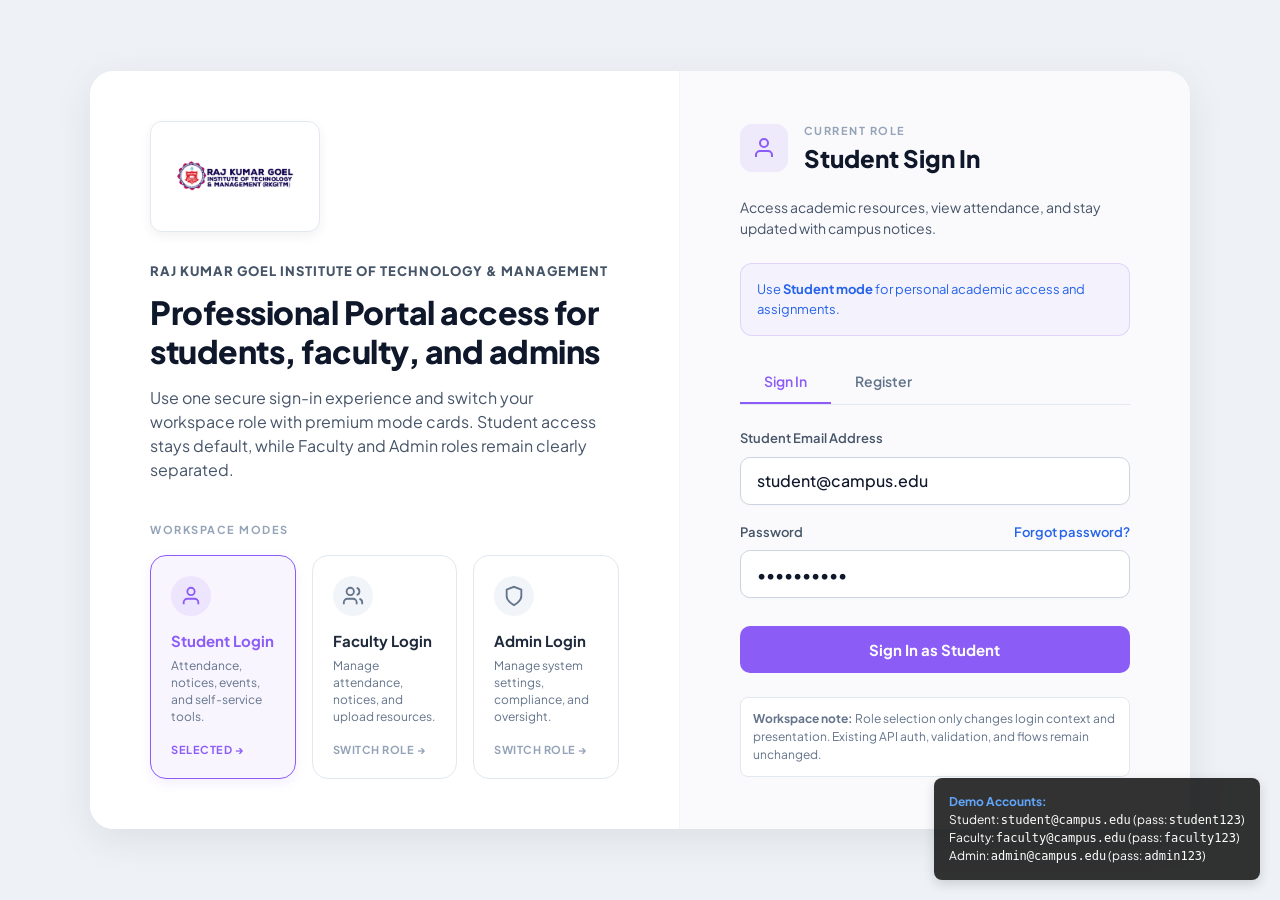
<file: frontend/login.html>
<!DOCTYPE html>
<html lang="en">
<head>
    <meta charset="UTF-8">
    <meta name="viewport" content="width=device-width, initial-scale=1.0">
    <title>CampusConnect - Professional Portal Access</title>
    <link rel="stylesheet" href="style.css">
</head>
<body class="split-login-body">

    <div class="split-login-container">
        
        <!-- Left Side: Information & Mode Selection -->
        <div class="split-left">
            <div class="brand-header">
                <div class="logo-badge-container" style="display: inline-block; padding: 12px 24px; box-shadow: 0 4px 12px rgba(0,0,0,0.06); border: 1px solid #e2e8f0; margin-bottom: 24px; background: #fff; border-radius: 12px;">
                    <img src="logo.png" alt="RKGITM Logo" class="brand-logo-img" style="height: 85px; width: auto; display: block; max-width: 100%;">
                </div>
                <span class="brand-subtitle" style="font-size: 13px; letter-spacing: 1px; color: #475569; font-weight: 800; text-transform: uppercase; display: block; margin-bottom: 12px;">RAJ KUMAR GOEL INSTITUTE OF TECHNOLOGY &amp; MANAGEMENT</span>
            </div>

            <h1 class="split-title">Professional Portal access for students, faculty, and admins</h1>
            <p class="split-desc">Use one secure sign-in experience and switch your workspace role with premium mode cards. Student access stays default, while Faculty and Admin roles remain clearly separated.</p>

            <div class="workspace-modes-title">WORKSPACE MODES</div>
            
            <div class="mode-cards-grid">
                <!-- Student Mode -->
                <div class="mode-card active" id="card-student" onclick="switchRole('student')">
                    <div class="mode-icon"><svg width="22" height="22" viewBox="0 0 24 24" fill="none" stroke="currentColor" stroke-width="2"><path d="M20 21v-2a4 4 0 0 0-4-4H8a4 4 0 0 0-4 4v2"/><circle cx="12" cy="7" r="4"/></svg></div>
                    <h3>Student Login</h3>
                    <p>Attendance, notices, events, and self-service tools.</p>
                    <span class="mode-action" id="action-student">SELECTED →</span>
                </div>

                <!-- Faculty Mode -->
                <div class="mode-card" id="card-faculty" onclick="switchRole('faculty')">
                    <div class="mode-icon"><svg width="22" height="22" viewBox="0 0 24 24" fill="none" stroke="currentColor" stroke-width="2"><path d="M16 21v-2a4 4 0 0 0-4-4H6a4 4 0 0 0-4 4v2"/><circle cx="9" cy="7" r="4"/><path d="M22 21v-2a4 4 0 0 0-3-3.87"/><path d="M16 3.13a4 4 0 0 1 0 7.75"/></svg></div>
                    <h3>Faculty Login</h3>
                    <p>Manage attendance, notices, and upload resources.</p>
                    <span class="mode-action" id="action-faculty">SWITCH ROLE →</span>
                </div>

                <!-- Admin Mode -->
                <div class="mode-card" id="card-admin" onclick="switchRole('admin')">
                    <div class="mode-icon"><svg width="22" height="22" viewBox="0 0 24 24" fill="none" stroke="currentColor" stroke-width="2"><path d="M12 22s8-4 8-10V5l-8-3-8 3v7c0 6 8 10 8 10z"/></svg></div>
                    <h3>Admin Login</h3>
                    <p>Manage system settings, compliance, and oversight.</p>
                    <span class="mode-action" id="action-admin">SWITCH ROLE →</span>
                </div>
            </div>
        </div>

        <!-- Right Side: The Form -->
        <div class="split-right">
            
            <div class="auth-box-header">
                <div class="role-badge" id="roleBadgeIcon">
                    <svg width="24" height="24" viewBox="0 0 24 24" fill="none" stroke="currentColor" stroke-width="2"><path d="M20 21v-2a4 4 0 0 0-4-4H8a4 4 0 0 0-4 4v2"/><circle cx="12" cy="7" r="4"/></svg>
                </div>
                <div>
                    <div class="current-role-label">CURRENT ROLE</div>
                    <h2 class="auth-box-title" id="formTitle">Student Sign In</h2>
                </div>
            </div>
            
            <p class="auth-box-desc" id="formDesc">Access academic resources, view attendance, and stay updated with campus notices.</p>

            <div class="role-info-banner" id="roleBanner">
                Use Student mode for personal academic access and assignments.
            </div>

            <div class="auth-tabs" id="authTabsContainer">
                <button type="button" class="auth-tab active" id="tabSignIn" onclick="switchAuthMode('signin')">Sign In</button>
                <button type="button" class="auth-tab" id="tabRegister" onclick="switchAuthMode('register')">Register</button>
            </div>

            <!-- Alert Notification Box -->
            <div id="authAlert" class="auth-alert" style="display: none;"></div>

            <!-- SIGN IN FORM -->
            <form id="loginForm" class="login-form" onsubmit="handleLogin(event)">
                <div class="form-group">
                    <label for="loginEmail" id="emailLabel">College Email</label>
                    <input type="email" id="loginEmail" class="form-control input-light" value="student@campus.edu" placeholder="e.g. name@campus.edu" required>
                </div>

                <div class="form-group">
                    <div style="display: flex; justify-content: space-between;">
                        <label for="loginPassword">Password</label>
                        <a href="#" style="font-size: 13px; color: var(--primary); font-weight: 600;">Forgot password?</a>
                    </div>
                    <input type="password" id="loginPassword" class="form-control input-light" value="student123" placeholder="••••••••" required>
                </div>

                <button type="submit" class="btn-block-primary" id="loginSubmitBtn">Sign In as Student</button>
                
                <div class="workspace-note">
                    <strong>Workspace note:</strong> Role selection only changes login context and presentation. Existing API auth, validation, and flows remain unchanged.
                </div>
            </form>

            <!-- REGISTRATION FORM -->
            <form id="registerForm" class="login-form" style="display: none;" onsubmit="handleRegister(event)">
                <div class="form-group">
                    <label for="regFullName">Full Name</label>
                    <input type="text" id="regFullName" class="form-control input-light" placeholder="e.g. Rahul Kumar" required>
                </div>

                <div class="form-group">
                    <label for="regEmail">College Email Address</label>
                    <input type="email" id="regEmail" class="form-control input-light" placeholder="e.g. rahul.cs24@campus.edu" required>
                </div>

                <div class="form-group">
                    <label for="regPassword">Create Password</label>
                    <input type="password" id="regPassword" class="form-control input-light" placeholder="Minimum 6 characters" required minlength="6">
                </div>

                <div class="form-group">
                    <label for="regDept">Department / Branch</label>
                    <select id="regDept" class="form-control input-light" required>
                        <option value="Computer Science (CSE)">Computer Science &amp; Engineering</option>
                        <option value="Information Technology (IT)">Information Technology</option>
                        <option value="Electronics & Comm (ECE)">Electronics &amp; Communication</option>
                        <option value="Mechanical Engg (ME)">Mechanical Engineering</option>
                    </select>
                </div>

                <div class="form-group" id="regIdGroup">
                    <label for="regIdCode" id="regIdLabel">University Roll Number</label>
                    <input type="text" id="regIdCode" class="form-control input-light" placeholder="e.g. 240027010045" required>
                </div>

                <div class="form-group" id="regSectionGroup">
                    <label for="regSection">Year &amp; Section</label>
                    <select id="regSection" class="form-control input-light">
                        <option value="3rd Year (Sec A)">3rd Year (Sec A)</option>
                        <option value="3rd Year (Sec B)">3rd Year (Sec B)</option>
                        <option value="2nd Year (Sec A)">2nd Year (Sec A)</option>
                        <option value="1st Year (Sec A)">1st Year (Sec A)</option>
                    </select>
                </div>

                <div class="form-group" id="regSemesterGroup">
                    <label for="regSemester">Current Semester</label>
                    <select id="regSemester" class="form-control input-light">
                        <option value="1st Sem">1st Sem</option>
                        <option value="2nd Sem">2nd Sem</option>
                        <option value="3rd Sem" selected>3rd Sem</option>
                        <option value="4th Sem">4th Sem</option>
                        <option value="5th Sem">5th Sem</option>
                        <option value="6th Sem">6th Sem</option>
                        <option value="7th Sem">7th Sem</option>
                        <option value="8th Sem">8th Sem</option>
                    </select>
                </div>

                <button type="submit" class="btn-block-primary" id="regSubmitBtn">Register as Student</button>
            </form>

        </div>
    </div>

    <!-- Demo Hint Box (Floating) -->
    <div class="demo-hint-floating" style="position: fixed; bottom: 20px; right: 20px; background: rgba(0,0,0,0.8); color: white; padding: 15px; border-radius: 8px; font-size: 12px; z-index: 1000; box-shadow: 0 4px 12px rgba(0,0,0,0.15);">
        <strong style="color: #60a5fa;">Demo Accounts:</strong><br>
        Student: <code>student@campus.edu</code> (pass: <code>student123</code>)<br>
        Faculty: <code>faculty@campus.edu</code> (pass: <code>faculty123</code>)<br>
        Admin: <code>admin@campus.edu</code> (pass: <code>admin123</code>)
    </div>

    <script src="script.js"></script>
    <script>
        let currentAuthMode = 'signin'; // 'signin' or 'register'
        let currentSelectedRole = 'student'; // 'student', 'faculty', 'admin'

        // Wait until DOM is loaded to setup things
        document.addEventListener('DOMContentLoaded', () => {
            initDefaultUsers();
            switchRole('student'); // Ensure it starts clean on Student
        });

        function switchAuthMode(mode) {
            currentAuthMode = mode;
            const tabSignIn = document.getElementById('tabSignIn');
            const tabRegister = document.getElementById('tabRegister');
            const loginForm = document.getElementById('loginForm');
            const regForm = document.getElementById('registerForm');
            const alertBox = document.getElementById('authAlert');
            const formTitle = document.getElementById('formTitle');
            const roleName = currentSelectedRole.charAt(0).toUpperCase() + currentSelectedRole.slice(1);

            alertBox.style.display = 'none';

            if (mode === 'signin') {
                tabSignIn.classList.add('active');
                tabRegister.classList.remove('active');
                loginForm.style.display = 'block';
                regForm.style.display = 'none';
                formTitle.textContent = roleName + ' Sign In';
            } else {
                // If user clicks Register, but is currently on Admin role, force to Student role
                if (currentSelectedRole === 'admin') {
                    showAuthAlert('Admins cannot self-register. Switched to Student registration.', 'info');
                    switchRole('student');
                }
                
                tabRegister.classList.add('active');
                tabSignIn.classList.remove('active');
                loginForm.style.display = 'none';
                regForm.style.display = 'block';
                
                // Update formTitle to match the current role (either student or faculty)
                const currentRoleName = currentSelectedRole.charAt(0).toUpperCase() + currentSelectedRole.slice(1);
                formTitle.textContent = currentRoleName + ' Registration';
            }
        }

        function switchRole(role) {
            currentSelectedRole = role;
            
            // Cards logic
            const cards = ['student', 'faculty', 'admin'];
            cards.forEach(c => {
                document.getElementById('card-' + c).classList.remove('active');
                document.getElementById('action-' + c).textContent = 'SWITCH ROLE →';
            });
            document.getElementById('card-' + role).classList.add('active');
            document.getElementById('action-' + role).textContent = 'SELECTED →';

            // Form Title & Texts
            const roleName = role.charAt(0).toUpperCase() + role.slice(1);
            const formTitle = document.getElementById('formTitle');
            const formDesc = document.getElementById('formDesc');
            const roleBanner = document.getElementById('roleBanner');
            const roleBadgeIcon = document.getElementById('roleBadgeIcon');
            
            // Update Title depending on SignIn vs Register
            if (currentAuthMode === 'signin') {
                formTitle.textContent = roleName + ' Sign In';
            } else {
                formTitle.textContent = roleName + ' Registration';
            }
            
            document.getElementById('loginSubmitBtn').textContent = 'Sign In as ' + roleName;
            document.getElementById('regSubmitBtn').textContent = 'Register as ' + roleName;

            // Forms Fields Logic
            const emailInput = document.getElementById('loginEmail');
            const passInput = document.getElementById('loginPassword');
            const emailLabel = document.getElementById('emailLabel');
            const regIdLabel = document.getElementById('regIdLabel');
            const regIdCode = document.getElementById('regIdCode');
            const regSecGroup = document.getElementById('regSectionGroup');
            const regIdGroup = document.getElementById('regIdGroup');
            const authTabs = document.getElementById('authTabsContainer');

            if (role === 'student') {
                formDesc.textContent = "Access academic resources, view attendance, and stay updated with campus notices.";
                roleBanner.innerHTML = "Use <strong>Student mode</strong> for personal academic access and assignments.";
                roleBanner.style.backgroundColor = "rgba(139, 92, 246, 0.05)";
                roleBanner.style.color = "var(--primary)";
                roleBanner.style.borderColor = "rgba(139, 92, 246, 0.2)";
                
                roleBadgeIcon.innerHTML = `<svg width="24" height="24" viewBox="0 0 24 24" fill="none" stroke="currentColor" stroke-width="2"><path d="M20 21v-2a4 4 0 0 0-4-4H8a4 4 0 0 0-4 4v2"/><circle cx="12" cy="7" r="4"/></svg>`;

                emailLabel.textContent = 'Student Email Address';
                emailInput.value = 'student@campus.edu';
                passInput.value = 'student123';
                if (regIdLabel) regIdLabel.textContent = 'University Roll Number';
                if (regIdCode) regIdCode.placeholder = 'e.g. 240027010045';
                if (regSecGroup) regSecGroup.style.display = 'block';
                document.getElementById('regSemesterGroup').style.display = 'block';
                if (regIdGroup) regIdGroup.style.display = 'block';
                authTabs.style.display = 'flex';
                
            } else if (role === 'faculty') {
                formDesc.textContent = "Manage classes, update student attendance, and upload learning resources.";
                roleBanner.innerHTML = "Use <strong>Faculty mode</strong> to manage your assigned subjects and students.";
                roleBanner.style.backgroundColor = "rgba(16, 185, 129, 0.05)";
                roleBanner.style.color = "var(--success)";
                roleBanner.style.borderColor = "rgba(16, 185, 129, 0.2)";

                roleBadgeIcon.innerHTML = `<svg width="24" height="24" viewBox="0 0 24 24" fill="none" stroke="currentColor" stroke-width="2"><path d="M16 21v-2a4 4 0 0 0-4-4H6a4 4 0 0 0-4 4v2"/><circle cx="9" cy="7" r="4"/><path d="M22 21v-2a4 4 0 0 0-3-3.87"/><path d="M16 3.13a4 4 0 0 1 0 7.75"/></svg>`;

                emailLabel.textContent = 'Faculty / Teacher Email';
                emailInput.value = 'faculty@campus.edu';
                passInput.value = 'faculty123';
                if (regIdLabel) regIdLabel.textContent = 'Faculty ID Code';
                if (regIdCode) regIdCode.placeholder = 'e.g. FAC-2041';
                if (regSecGroup) regSecGroup.style.display = 'none';
                if (regIdGroup) regIdGroup.style.display = 'block';
                authTabs.style.display = 'flex';
                
            } else if (role === 'admin') {
                formDesc.textContent = "Manage system oversight, policies, compliance, and organization-wide settings.";
                roleBanner.innerHTML = "Use <strong>Admin mode</strong> for privileged oversight, policy management, and final approvals.";
                roleBanner.style.backgroundColor = "rgba(139, 92, 246, 0.05)";
                roleBanner.style.color = "var(--primary)";
                roleBanner.style.borderColor = "rgba(139, 92, 246, 0.2)";

                roleBadgeIcon.innerHTML = `<svg width="24" height="24" viewBox="0 0 24 24" fill="none" stroke="currentColor" stroke-width="2"><path d="M12 22s8-4 8-10V5l-8-3-8 3v7c0 6 8 10 8 10z"/></svg>`;

                emailLabel.textContent = 'Administrator Email';
                emailInput.value = 'admin@campus.edu';
                passInput.value = 'admin123';
                authTabs.style.display = 'none'; // Hide register tab for Admin
                
                // If user is on Register tab, force them back to Sign In
                if (currentAuthMode === 'register') {
                    switchAuthMode('signin');
                }
            }
        }

        async function handleLogin(e) {
            e.preventDefault();
            const email = document.getElementById('loginEmail').value.trim().toLowerCase();
            const password = document.getElementById('loginPassword').value.trim();

            try {
                // Try backend first
                const response = await fetch('http://localhost:8080/api/auth/login', {
                    method: 'POST',
                    headers: { 'Content-Type': 'application/json' },
                    body: JSON.stringify({ email, password })
                });

                if (response.ok) {
                    const data = await response.json();
                    localStorage.setItem('campus_jwt', data.token);
                    
                    // The backend should return the user details. If it doesn't, we just assume from role.
                    // Assuming the auth response provides role, name, email. If not, fallback to UI selection
                    localStorage.setItem('campus_user_role', data.role || currentSelectedRole);
                    localStorage.setItem('campus_user_email', data.email || email);
                    localStorage.setItem('campus_user_name', data.name || "User");
                    
                    if (data.role === 'admin' || currentSelectedRole === 'admin') window.location.href = 'admin-index.html';
                    else if (data.role === 'faculty' || currentSelectedRole === 'faculty') window.location.href = 'faculty-index.html';
                    else window.location.href = 'index.html';
                    return;
                }
            } catch (err) {
                console.warn("[Backend Offline] Falling back to localStorage auth");
            }

            // Fallback to local storage if backend is offline or failed
            let users = JSON.parse(localStorage.getItem('campus_users')) || [];
            let user = users.find(u => u.email.toLowerCase() === email && u.role === currentSelectedRole);

            if (!user) {
                showAuthAlert('Account not found! Please check email or click "Register".', 'danger');
                return;
            }

            if (user.password !== password) {
                showAuthAlert('Invalid password entered!', 'danger');
                return;
            }

            if (user.status === 'PENDING') {
                showAuthAlert(`⏳ Account Registration Pending Approval!<br><small>Your ${user.role.toUpperCase()} registration request is under review. Please check back later.</small>`, 'warning');
                return;
            }

            if (user.status === 'REJECTED') {
                showAuthAlert('⛔ Account Registration Declined by Administrator.', 'danger');
                return;
            }

            // APPROVED USER LOGIN
            localStorage.setItem('campus_user_role', user.role);
            localStorage.setItem('campus_user_name', user.name);
            localStorage.setItem('campus_user_dept', user.department);
            localStorage.setItem('campus_user_email', user.email);
            localStorage.setItem('campus_user_semester', user.semester || "3rd Sem");

            if (user.role === 'admin') {
                window.location.href = 'admin-index.html';
            } else if (user.role === 'faculty') {
                window.location.href = 'faculty-index.html';
            } else {
                window.location.href = 'index.html';
            }
        }

        async function handleRegister(e) {
            e.preventDefault();
            const name = document.getElementById('regFullName').value.trim();
            const email = document.getElementById('regEmail').value.trim().toLowerCase();
            const password = document.getElementById('regPassword').value.trim();
            const dept = document.getElementById('regDept').value;
            const code = document.getElementById('regIdCode').value.trim();
            const section = currentSelectedRole === 'student' ? document.getElementById('regSection').value : 'N/A';
            const semester = currentSelectedRole === 'student' ? document.getElementById('regSemester').value : 'N/A';

            try {
                // Try backend first
                const response = await fetch('http://localhost:8080/api/auth/register', {
                    method: 'POST',
                    headers: { 'Content-Type': 'application/json' },
                    body: JSON.stringify({ name, email, password, role: currentSelectedRole, department: dept, idCode: code, section, semester })
                });

                if (response.ok) {
                    document.getElementById('registerForm').reset();
                    switchAuthMode('signin');
                    showAuthAlert(`✅ Registration request submitted successfully!<br><small>Your ${currentSelectedRole.toUpperCase()} account is currently <strong>PENDING APPROVAL</strong>.</small>`, 'success');
                    return;
                }
            } catch (err) {
                console.warn("[Backend Offline] Falling back to localStorage registration");
            }

            // Fallback to local storage
            let users = JSON.parse(localStorage.getItem('campus_users')) || [];

            if (users.some(u => u.email.toLowerCase() === email)) {
                showAuthAlert('An account with this email already exists!', 'danger');
                return;
            }

            const newUser = {
                id: Date.now(),
                name: name,
                email: email,
                password: password,
                role: currentSelectedRole,
                status: 'PENDING',
                department: dept,
                idCode: code,
                section: section,
                semester: semester,
                createdAt: new Date().toLocaleDateString('en-GB', { day: 'numeric', month: 'short', year: 'numeric' })
            };

            users.push(newUser);
            localStorage.setItem('campus_users', JSON.stringify(users));

            document.getElementById('registerForm').reset();
            switchAuthMode('signin');
            
            showAuthAlert(`✅ Local Registration submitted successfully!<br><small>Your ${currentSelectedRole.toUpperCase()} account is currently <strong>PENDING APPROVAL</strong>.</small>`, 'success');
        }

        function showAuthAlert(msg, type) {
            const box = document.getElementById('authAlert');
            box.className = `auth-alert alert-${type}`;
            box.innerHTML = msg;
            box.style.display = 'block';
        }

        function initDefaultUsers() {
            let users = JSON.parse(localStorage.getItem('campus_users'));
            if (!users || users.length === 0) {
                users = [
                    { id: 101, name: 'System Admin', email: 'admin@campus.edu', password: 'admin123', role: 'admin', status: 'APPROVED', department: 'IT Cell', idCode: 'ADM-001', section: 'N/A', createdAt: '01 Jan 2026' },
                    { id: 102, name: 'Prof. Dr. Rajesh Sharma', email: 'faculty@campus.edu', password: 'faculty123', role: 'faculty', status: 'APPROVED', department: 'Computer Science', idCode: 'EMP-9921', section: 'N/A', createdAt: '05 Jan 2026' },
                    { id: 103, name: 'Student Demo User', email: 'student@campus.edu', password: 'student123', role: 'student', status: 'APPROVED', department: 'Computer Science', idCode: '240027010045', section: '3rd Year (Sec A)', createdAt: '10 Jan 2026' },
                    { id: 104, name: 'Amit Verma', email: 'amit.v@campus.edu', password: 'student123', role: 'student', status: 'PENDING', department: 'Computer Science', idCode: '240027010099', section: '3rd Year (Sec B)', createdAt: '12 Sept 2026' },
                    { id: 105, name: 'Dr. Sunita Rao', email: 'sunita.rao@campus.edu', password: 'faculty123', role: 'faculty', status: 'PENDING', department: 'Electronics & Comm', idCode: 'EMP-8844', section: 'N/A', createdAt: '12 Sept 2026' }
                ];
                localStorage.setItem('campus_users', JSON.stringify(users));
            }
        }
    </script>
</body>
</html>
</file>
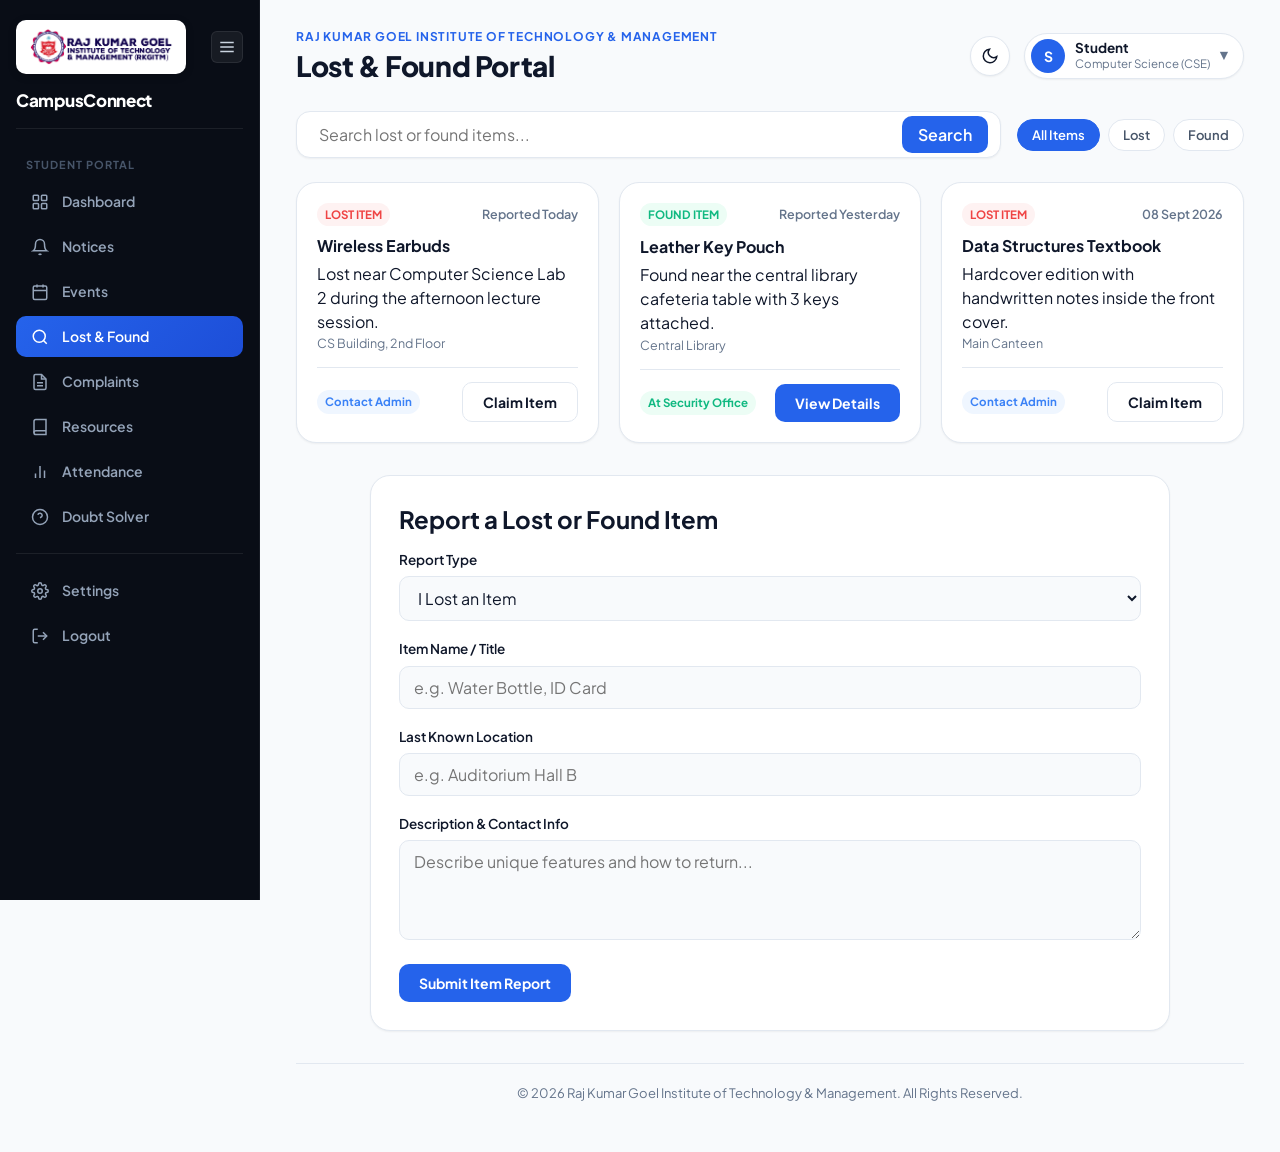
<file: frontend/lost-found.html>
<!DOCTYPE html>
<html lang="en">
<head>
    <meta charset="UTF-8">
    <meta name="viewport" content="width=device-width, initial-scale=1.0">
    <title>CampusConnect - Lost &amp; Found Portal</title>
    <link rel="stylesheet" href="style.css">
</head>
<body>

    <div class="portal">
        <aside class="sidebar">
            <div class="sidebar-header">
                <div class="sidebar-brand-top">
                    <div class="logo-badge-container">
                        <img src="logo.png" alt="Raj Kumar Goel Institute of Technology &amp; Management" class="brand-logo-img">
                    </div>
                    <button id="sidebarToggle">
                        <svg class="svg-icon" width="18" height="18" viewBox="0 0 24 24" fill="none" stroke="currentColor" stroke-width="2"><line x1="3" y1="12" x2="21" y2="12"/><line x1="3" y1="6" x2="21" y2="6"/><line x1="3" y1="18" x2="21" y2="18"/></svg>
                    </button>
                </div>
                <div class="sidebar-app-name">CampusConnect</div>
            </div>
            <p class="sidebar-title">STUDENT PORTAL</p>
            <nav class="sidebar-nav">
                <a href="index.html"><span class="nav-icon"><svg class="svg-icon" width="18" height="18" viewBox="0 0 24 24" fill="none" stroke="currentColor" stroke-width="2"><rect x="3" y="3" width="7" height="7" rx="1"/><rect x="14" y="3" width="7" height="7" rx="1"/><rect x="14" y="14" width="7" height="7" rx="1"/><rect x="3" y="14" width="7" height="7" rx="1"/></svg></span> <span class="brand-text">Dashboard</span></a>
                <a href="notices.html"><span class="nav-icon"><svg class="svg-icon" width="18" height="18" viewBox="0 0 24 24" fill="none" stroke="currentColor" stroke-width="2"><path d="M18 8A6 6 0 0 0 6 8c0 7-3 9-3 9h18s-3-2-3-9"/><path d="M13.73 21a2 2 0 0 1-3.46 0"/></svg></span> <span class="brand-text">Notices</span></a>
                <a href="events.html"><span class="nav-icon"><svg class="svg-icon" width="18" height="18" viewBox="0 0 24 24" fill="none" stroke="currentColor" stroke-width="2"><rect x="3" y="4" width="18" height="18" rx="2" ry="2"/><line x1="16" y1="2" x2="16" y2="6"/><line x1="8" y1="2" x2="8" y2="6"/><line x1="3" y1="10" x2="21" y2="10"/></svg></span> <span class="brand-text">Events</span></a>
                <a href="lost-found.html" class="active"><span class="nav-icon"><svg class="svg-icon" width="18" height="18" viewBox="0 0 24 24" fill="none" stroke="currentColor" stroke-width="2"><circle cx="11" cy="11" r="8"/><line x1="21" y1="21" x2="16.65" y2="16.65"/></svg></span> <span class="brand-text">Lost &amp; Found</span></a>
                <a href="complaints.html"><span class="nav-icon"><svg class="svg-icon" width="18" height="18" viewBox="0 0 24 24" fill="none" stroke="currentColor" stroke-width="2"><path d="M14 2H6a2 2 0 0 0-2 2v16a2 2 0 0 0 2 2h12a2 2 0 0 0 2-2V8z"/><polyline points="14 2 14 8 20 8"/><line x1="16" y1="13" x2="8" y2="13"/><line x1="16" y1="17" x2="8" y2="17"/></svg></span> <span class="brand-text">Complaints</span></a>
                <a href="resources.html"><span class="nav-icon"><svg class="svg-icon" width="18" height="18" viewBox="0 0 24 24" fill="none" stroke="currentColor" stroke-width="2"><path d="M4 19.5A2.5 2.5 0 0 1 6.5 17H20"/><path d="M6.5 2H20v20H6.5A2.5 2.5 0 0 1 4 19.5v-15A2.5 2.5 0 0 1 6.5 2z"/></svg></span> <span class="brand-text">Resources</span></a>
                <a href="attendance.html"><span class="nav-icon"><svg class="svg-icon" width="18" height="18" viewBox="0 0 24 24" fill="none" stroke="currentColor" stroke-width="2"><line x1="18" y1="20" x2="18" y2="10"/><line x1="12" y1="20" x2="12" y2="4"/><line x1="6" y1="20" x2="6" y2="14"/></svg></span> <span class="brand-text">Attendance</span></a>
                <a href="doubts.html"><span class="nav-icon"><svg class="svg-icon" width="18" height="18" viewBox="0 0 24 24" fill="none" stroke="currentColor" stroke-width="2"><circle cx="12" cy="12" r="10"/><path d="M9.09 9a3 3 0 0 1 5.83 1c0 2-3 3-3 3"/><line x1="12" y1="17" x2="12.01" y2="17"/></svg></span> <span class="brand-text">Doubt Solver</span></a>

                <div class="nav-divider"></div>

                <a href="settings.html"><span class="nav-icon"><svg class="svg-icon" width="18" height="18" viewBox="0 0 24 24" fill="none" stroke="currentColor" stroke-width="2"><circle cx="12" cy="12" r="3"/><path d="M19.4 15a1.65 1.65 0 0 0 .33 1.82l.06.06a2 2 0 0 1 0 2.83 2 2 0 0 1-2.83 0l-.06-.06a1.65 1.65 0 0 0-1.82-.33 1.65 1.65 0 0 0-1 1.51V21a2 2 0 0 1-2 2 2 2 0 0 1-2-2v-.09A1.65 1.65 0 0 0 9 19.4a1.65 1.65 0 0 0-1.82.33l-.06.06a2 2 0 0 1-2.83 0 2 2 0 0 1 0-2.83l.06-.06a1.65 1.65 0 0 0 .33-1.82 1.65 1.65 0 0 0-1.51-1H3a2 2 0 0 1-2-2 2 2 0 0 1 2-2h.09A1.65 1.65 0 0 0 4.6 9a1.65 1.65 0 0 0-.33-1.82l-.06-.06a2 2 0 0 1 0-2.83 2 2 0 0 1 2.83 0l.06.06a1.65 1.65 0 0 0 1.82.33H9a1.65 1.65 0 0 0 1-1.51V3a2 2 0 0 1 2-2 2 2 0 0 1 2 2v.09a1.65 1.65 0 0 0 1 1.51 1.65 1.65 0 0 0 1.82-.33l.06-.06a2 2 0 0 1 2.83 0 2 2 0 0 1 0 2.83l-.06.06a1.65 1.65 0 0 0-.33 1.82V9a1.65 1.65 0 0 0 1.51 1H21a2 2 0 0 1 2 2 2 2 0 0 1-2 2h-.09a1.65 1.65 0 0 0-1.51 1z"/></svg></span> <span class="brand-text">Settings</span></a>
                <a href="login.html" onclick="localStorage.removeItem('campus_user_role');"><span class="nav-icon"><svg class="svg-icon" width="18" height="18" viewBox="0 0 24 24" fill="none" stroke="currentColor" stroke-width="2"><path d="M9 21H5a2 2 0 0 1-2-2V5a2 2 0 0 1 2-2h4"/><polyline points="16 17 21 12 16 7"/><line x1="21" y1="12" x2="9" y2="12"/></svg></span> <span class="brand-text">Logout</span></a>
            </nav>
        </aside>

        <main class="dashboard-content">
            <header class="topbar">
                <div class="topbar-title">
                    <p class="small-text">Raj Kumar Goel Institute of Technology &amp; Management</p>
                    <h1>Lost &amp; Found Portal</h1>
                </div>
                <div class="topbar-actions">
                    <button id="themeToggle" class="theme-toggle-btn"></button>
                    <div class="profile-wrapper">
                        <button class="student-profile" id="studentProfile">
                            <div class="profile-circle">S</div>
                            <div class="profile-text">
                                <strong class="profile-name-val">Student</strong>
                                <p class="profile-course-val">Computer Science</p>
                            </div>
                            <span class="profile-arrow">▼</span>
                        </button>
                        <div class="profile-menu" id="profileMenu">
                            <h3>Student Profile</h3>
                            <p><span>Name:</span> <strong class="profile-name-val">Student</strong></p>
                            <p><span>Course:</span> <strong class="profile-course-val">Computer Science</strong></p>
                            <p><span>Year:</span> <strong class="profile-year-val">3rd Year</strong></p>
                            <p><span>Section:</span> <strong class="profile-section-val">A</strong></p>
                            <a href="settings.html" class="btn btn-secondary" style="margin-top: 8px; width: 100%;">Edit Profile</a>
                            <a href="login.html" class="btn btn-primary" onclick="localStorage.removeItem('campus_user_role');" style="margin-top: 6px; width: 100%;">Sign Out</a>
                        </div>
                    </div>
                </div>
            </header>

            <div class="page-controls">
                <div class="search-box">
                    <input type="text" id="searchInput" placeholder="Search lost or found items...">
                    <button id="searchButton">Search</button>
                </div>
                <div class="filter-tabs">
                    <button class="filter-tab active" data-filter="all">All Items</button>
                    <button class="filter-tab" data-filter="lost">Lost</button>
                    <button class="filter-tab" data-filter="found">Found</button>
                </div>
            </div>

            <div class="events-grid" style="margin-bottom: 32px;">
                <article class="event-card lost-card" data-category="lost">
                    <div class="event-content">
                        <div class="notice-header">
                            <span class="badge badge-danger">LOST ITEM</span>
                            <span class="notice-date">Reported Today</span>
                        </div>
                        <h3>Wireless Earbuds</h3>
                        <p>Lost near Computer Science Lab 2 during the afternoon lecture session.</p>
                        <div class="event-meta">
                            <span>CS Building, 2nd Floor</span>
                        </div>
                        <div class="event-footer">
                            <span class="badge badge-info">Contact Admin</span>
                            <button class="btn btn-secondary" onclick="alert('Contact security desk or call student helpline.')">Claim Item</button>
                        </div>
                    </div>
                </article>

                <article class="event-card lost-card" data-category="found">
                    <div class="event-content">
                        <div class="notice-header">
                            <span class="badge badge-success">FOUND ITEM</span>
                            <span class="notice-date">Reported Yesterday</span>
                        </div>
                        <h3>Leather Key Pouch</h3>
                        <p>Found near the central library cafeteria table with 3 keys attached.</p>
                        <div class="event-meta">
                            <span>Central Library</span>
                        </div>
                        <div class="event-footer">
                            <span class="badge badge-success">At Security Office</span>
                            <button class="btn btn-primary" onclick="alert('Item deposited at Security Office Gate 1.')">View Details</button>
                        </div>
                    </div>
                </article>

                <article class="event-card lost-card" data-category="lost">
                    <div class="event-content">
                        <div class="notice-header">
                            <span class="badge badge-danger">LOST ITEM</span>
                            <span class="notice-date">08 Sept 2026</span>
                        </div>
                        <h3>Data Structures Textbook</h3>
                        <p>Hardcover edition with handwritten notes inside the front cover.</p>
                        <div class="event-meta">
                            <span>Main Canteen</span>
                        </div>
                        <div class="event-footer">
                            <span class="badge badge-info">Owner Searching</span>
                            <button class="btn btn-secondary" onclick="alert('Contact owner via campus desk.')">Claim Item</button>
                        </div>
                    </div>
                </article>
            </div>

            <div class="form-container">
                <h2 style="margin-bottom: 16px;">Report a Lost or Found Item</h2>
                <form id="lostFoundForm" onsubmit="handleLostFoundSubmit(event)">
                    <div class="form-group">
                        <label for="itemStatus">Report Type</label>
                        <select id="itemStatus" class="form-control">
                            <option value="lost">I Lost an Item</option>
                            <option value="found">I Found an Item</option>
                        </select>
                    </div>
                    <div class="form-group">
                        <label for="itemTitle">Item Name / Title</label>
                        <input type="text" id="itemTitle" class="form-control" placeholder="e.g. Water Bottle, ID Card" required>
                    </div>
                    <div class="form-group">
                        <label for="itemLocation">Last Known Location</label>
                        <input type="text" id="itemLocation" class="form-control" placeholder="e.g. Auditorium Hall B" required>
                    </div>
                    <div class="form-group">
                        <label for="itemDesc">Description &amp; Contact Info</label>
                        <textarea id="itemDesc" class="form-control" placeholder="Describe unique features and how to return..." required></textarea>
                    </div>
                    <button type="submit" class="btn btn-primary">Submit Item Report</button>
                </form>
            </div>

            <footer>
                <p>&copy; 2026 Raj Kumar Goel Institute of Technology &amp; Management. All Rights Reserved.</p>
            </footer>
        </main>
    </div>

    <script src="script.js"></script>
</body>
</html>
</file>
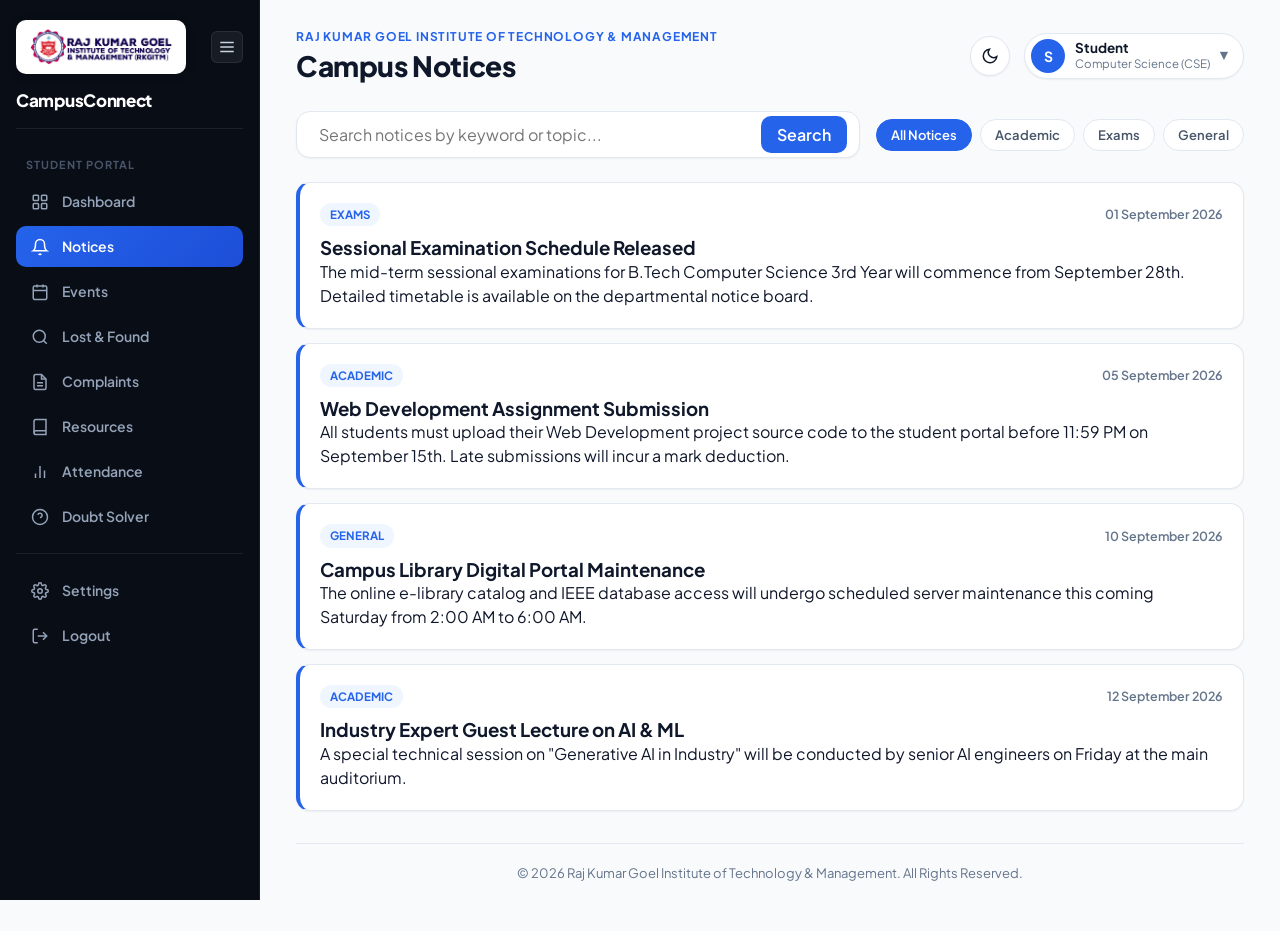
<file: frontend/notices.html>
<!DOCTYPE html>
<html lang="en">
<head>
    <meta charset="UTF-8">
    <meta name="viewport" content="width=device-width, initial-scale=1.0">
    <title>CampusConnect - Notices &amp; Announcements</title>
    <link rel="stylesheet" href="style.css">
</head>
<body>

    <div class="portal">
        <aside class="sidebar">
            <div class="sidebar-header">
                <div class="sidebar-brand-top">
                    <div class="logo-badge-container">
                        <img src="logo.png" alt="Raj Kumar Goel Institute of Technology &amp; Management" class="brand-logo-img">
                    </div>
                    <button id="sidebarToggle">
                        <svg class="svg-icon" width="18" height="18" viewBox="0 0 24 24" fill="none" stroke="currentColor" stroke-width="2"><line x1="3" y1="12" x2="21" y2="12"/><line x1="3" y1="6" x2="21" y2="6"/><line x1="3" y1="18" x2="21" y2="18"/></svg>
                    </button>
                </div>
                <div class="sidebar-app-name">CampusConnect</div>
            </div>
            <p class="sidebar-title">STUDENT PORTAL</p>
            <nav class="sidebar-nav">
                <a href="index.html"><span class="nav-icon"><svg class="svg-icon" width="18" height="18" viewBox="0 0 24 24" fill="none" stroke="currentColor" stroke-width="2"><rect x="3" y="3" width="7" height="7" rx="1"/><rect x="14" y="3" width="7" height="7" rx="1"/><rect x="14" y="14" width="7" height="7" rx="1"/><rect x="3" y="14" width="7" height="7" rx="1"/></svg></span> <span class="brand-text">Dashboard</span></a>
                <a href="notices.html" class="active"><span class="nav-icon"><svg class="svg-icon" width="18" height="18" viewBox="0 0 24 24" fill="none" stroke="currentColor" stroke-width="2"><path d="M18 8A6 6 0 0 0 6 8c0 7-3 9-3 9h18s-3-2-3-9"/><path d="M13.73 21a2 2 0 0 1-3.46 0"/></svg></span> <span class="brand-text">Notices</span></a>
                <a href="events.html"><span class="nav-icon"><svg class="svg-icon" width="18" height="18" viewBox="0 0 24 24" fill="none" stroke="currentColor" stroke-width="2"><rect x="3" y="4" width="18" height="18" rx="2" ry="2"/><line x1="16" y1="2" x2="16" y2="6"/><line x1="8" y1="2" x2="8" y2="6"/><line x1="3" y1="10" x2="21" y2="10"/></svg></span> <span class="brand-text">Events</span></a>
                <a href="lost-found.html"><span class="nav-icon"><svg class="svg-icon" width="18" height="18" viewBox="0 0 24 24" fill="none" stroke="currentColor" stroke-width="2"><circle cx="11" cy="11" r="8"/><line x1="21" y1="21" x2="16.65" y2="16.65"/></svg></span> <span class="brand-text">Lost &amp; Found</span></a>
                <a href="complaints.html"><span class="nav-icon"><svg class="svg-icon" width="18" height="18" viewBox="0 0 24 24" fill="none" stroke="currentColor" stroke-width="2"><path d="M14 2H6a2 2 0 0 0-2 2v16a2 2 0 0 0 2 2h12a2 2 0 0 0 2-2V8z"/><polyline points="14 2 14 8 20 8"/><line x1="16" y1="13" x2="8" y2="13"/><line x1="16" y1="17" x2="8" y2="17"/></svg></span> <span class="brand-text">Complaints</span></a>
                <a href="resources.html"><span class="nav-icon"><svg class="svg-icon" width="18" height="18" viewBox="0 0 24 24" fill="none" stroke="currentColor" stroke-width="2"><path d="M4 19.5A2.5 2.5 0 0 1 6.5 17H20"/><path d="M6.5 2H20v20H6.5A2.5 2.5 0 0 1 4 19.5v-15A2.5 2.5 0 0 1 6.5 2z"/></svg></span> <span class="brand-text">Resources</span></a>
                <a href="attendance.html"><span class="nav-icon"><svg class="svg-icon" width="18" height="18" viewBox="0 0 24 24" fill="none" stroke="currentColor" stroke-width="2"><line x1="18" y1="20" x2="18" y2="10"/><line x1="12" y1="20" x2="12" y2="4"/><line x1="6" y1="20" x2="6" y2="14"/></svg></span> <span class="brand-text">Attendance</span></a>
                <a href="doubts.html"><span class="nav-icon"><svg class="svg-icon" width="18" height="18" viewBox="0 0 24 24" fill="none" stroke="currentColor" stroke-width="2"><circle cx="12" cy="12" r="10"/><path d="M9.09 9a3 3 0 0 1 5.83 1c0 2-3 3-3 3"/><line x1="12" y1="17" x2="12.01" y2="17"/></svg></span> <span class="brand-text">Doubt Solver</span></a>

                <div class="nav-divider"></div>

                <a href="settings.html"><span class="nav-icon"><svg class="svg-icon" width="18" height="18" viewBox="0 0 24 24" fill="none" stroke="currentColor" stroke-width="2"><circle cx="12" cy="12" r="3"/><path d="M19.4 15a1.65 1.65 0 0 0 .33 1.82l.06.06a2 2 0 0 1 0 2.83 2 2 0 0 1-2.83 0l-.06-.06a1.65 1.65 0 0 0-1.82-.33 1.65 1.65 0 0 0-1 1.51V21a2 2 0 0 1-2 2 2 2 0 0 1-2-2v-.09A1.65 1.65 0 0 0 9 19.4a1.65 1.65 0 0 0-1.82.33l-.06.06a2 2 0 0 1-2.83 0 2 2 0 0 1 0-2.83l.06-.06a1.65 1.65 0 0 0 .33-1.82 1.65 1.65 0 0 0-1.51-1H3a2 2 0 0 1-2-2 2 2 0 0 1 2-2h.09A1.65 1.65 0 0 0 4.6 9a1.65 1.65 0 0 0-.33-1.82l-.06-.06a2 2 0 0 1 0-2.83 2 2 0 0 1 2.83 0l.06.06a1.65 1.65 0 0 0 1.82.33H9a1.65 1.65 0 0 0 1-1.51V3a2 2 0 0 1 2-2 2 2 0 0 1 2 2v.09a1.65 1.65 0 0 0 1 1.51 1.65 1.65 0 0 0 1.82-.33l.06-.06a2 2 0 0 1 2.83 0 2 2 0 0 1 0 2.83l-.06.06a1.65 1.65 0 0 0-.33 1.82V9a1.65 1.65 0 0 0 1.51 1H21a2 2 0 0 1 2 2 2 2 0 0 1-2 2h-.09a1.65 1.65 0 0 0-1.51 1z"/></svg></span> <span class="brand-text">Settings</span></a>
                <a href="login.html" onclick="localStorage.removeItem('campus_user_role');"><span class="nav-icon"><svg class="svg-icon" width="18" height="18" viewBox="0 0 24 24" fill="none" stroke="currentColor" stroke-width="2"><path d="M9 21H5a2 2 0 0 1-2-2V5a2 2 0 0 1 2-2h4"/><polyline points="16 17 21 12 16 7"/><line x1="21" y1="12" x2="9" y2="12"/></svg></span> <span class="brand-text">Logout</span></a>
            </nav>
        </aside>

        <main class="dashboard-content">
            <header class="topbar">
                <div class="topbar-title">
                    <p class="small-text">Raj Kumar Goel Institute of Technology &amp; Management</p>
                    <h1>Campus Notices</h1>
                </div>
                <div class="topbar-actions">
                    <button id="themeToggle" class="theme-toggle-btn"></button>
                    <div class="profile-wrapper">
                        <button class="student-profile" id="studentProfile">
                            <div class="profile-circle">S</div>
                            <div class="profile-text">
                                <strong class="profile-name-val">Student</strong>
                                <p class="profile-course-val">Computer Science</p>
                            </div>
                            <span class="profile-arrow">▼</span>
                        </button>
                        <div class="profile-menu" id="profileMenu">
                            <h3>Student Profile</h3>
                            <p><span>Name:</span> <strong class="profile-name-val">Student</strong></p>
                            <p><span>Course:</span> <strong class="profile-course-val">Computer Science</strong></p>
                            <p><span>Year:</span> <strong class="profile-year-val">3rd Year</strong></p>
                            <p><span>Section:</span> <strong class="profile-section-val">A</strong></p>
                            <a href="settings.html" class="btn btn-secondary" style="margin-top: 8px; width: 100%;">Edit Profile</a>
                            <a href="login.html" class="btn btn-primary" onclick="localStorage.removeItem('campus_user_role');" style="margin-top: 6px; width: 100%;">Sign Out</a>
                        </div>
                    </div>
                </div>
            </header>

            <div class="page-controls">
                <div class="search-box">
                    <input type="text" id="searchInput" placeholder="Search notices by keyword or topic...">
                    <button id="searchButton">Search</button>
                </div>
                <div class="filter-tabs">
                    <button class="filter-tab active" data-filter="all">All Notices</button>
                    <button class="filter-tab" data-filter="academic">Academic</button>
                    <button class="filter-tab" data-filter="exam">Exams</button>
                    <button class="filter-tab" data-filter="general">General</button>
                </div>
            </div>

            <div class="notices-grid">
                <article class="notice-card" data-category="exam">
                    <div class="notice-header">
                        <span class="notice-tag">EXAMS</span>
                        <span class="notice-date">01 September 2026</span>
                    </div>
                    <h3>Sessional Examination Schedule Released</h3>
                    <p>The mid-term sessional examinations for B.Tech Computer Science 3rd Year will commence from September 28th. Detailed timetable is available on the departmental notice board.</p>
                </article>

                <article class="notice-card" data-category="academic">
                    <div class="notice-header">
                        <span class="notice-tag">ACADEMIC</span>
                        <span class="notice-date">05 September 2026</span>
                    </div>
                    <h3>Web Development Assignment Submission</h3>
                    <p>All students must upload their Web Development project source code to the student portal before 11:59 PM on September 15th. Late submissions will incur a mark deduction.</p>
                </article>

                <article class="notice-card" data-category="general">
                    <div class="notice-header">
                        <span class="notice-tag">GENERAL</span>
                        <span class="notice-date">10 September 2026</span>
                    </div>
                    <h3>Campus Library Digital Portal Maintenance</h3>
                    <p>The online e-library catalog and IEEE database access will undergo scheduled server maintenance this coming Saturday from 2:00 AM to 6:00 AM.</p>
                </article>

                <article class="notice-card" data-category="academic">
                    <div class="notice-header">
                        <span class="notice-tag">ACADEMIC</span>
                        <span class="notice-date">12 September 2026</span>
                    </div>
                    <h3>Industry Expert Guest Lecture on AI &amp; ML</h3>
                    <p>A special technical session on "Generative AI in Industry" will be conducted by senior AI engineers on Friday at the main auditorium.</p>
                </article>
            </div>

            <footer>
                <p>&copy; 2026 Raj Kumar Goel Institute of Technology &amp; Management. All Rights Reserved.</p>
            </footer>
        </main>
    </div>

    <script src="script.js"></script>
</body>
</html>
</file>
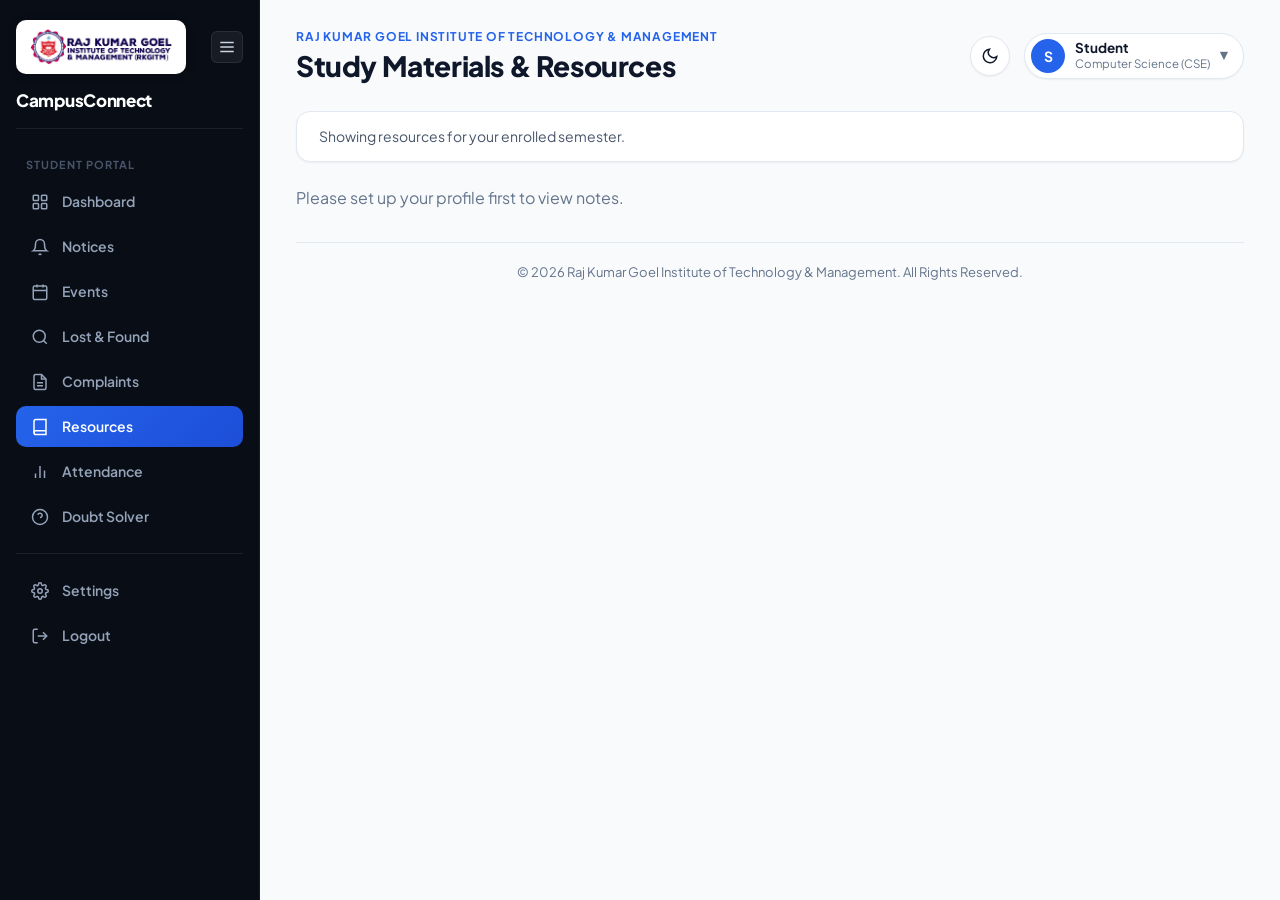
<file: frontend/resources.html>
<!DOCTYPE html>
<html lang="en">
<head>
    <meta charset="UTF-8">
    <meta name="viewport" content="width=device-width, initial-scale=1.0">
    <title>CampusConnect - Study Resources</title>
    <link rel="stylesheet" href="style.css">
</head>
<body>

    <div class="portal">
        <aside class="sidebar">
            <div class="sidebar-header">
                <div class="sidebar-brand-top">
                    <div class="logo-badge-container">
                        <img src="logo.png" alt="Raj Kumar Goel Institute of Technology &amp; Management" class="brand-logo-img">
                    </div>
                    <button id="sidebarToggle">
                        <svg class="svg-icon" width="18" height="18" viewBox="0 0 24 24" fill="none" stroke="currentColor" stroke-width="2"><line x1="3" y1="12" x2="21" y2="12"/><line x1="3" y1="6" x2="21" y2="6"/><line x1="3" y1="18" x2="21" y2="18"/></svg>
                    </button>
                </div>
                <div class="sidebar-app-name">CampusConnect</div>
            </div>
            <p class="sidebar-title">STUDENT PORTAL</p>
            <nav class="sidebar-nav">
                <a href="index.html"><span class="nav-icon"><svg class="svg-icon" width="18" height="18" viewBox="0 0 24 24" fill="none" stroke="currentColor" stroke-width="2"><rect x="3" y="3" width="7" height="7" rx="1"/><rect x="14" y="3" width="7" height="7" rx="1"/><rect x="14" y="14" width="7" height="7" rx="1"/><rect x="3" y="14" width="7" height="7" rx="1"/></svg></span> <span class="brand-text">Dashboard</span></a>
                <a href="notices.html"><span class="nav-icon"><svg class="svg-icon" width="18" height="18" viewBox="0 0 24 24" fill="none" stroke="currentColor" stroke-width="2"><path d="M18 8A6 6 0 0 0 6 8c0 7-3 9-3 9h18s-3-2-3-9"/><path d="M13.73 21a2 2 0 0 1-3.46 0"/></svg></span> <span class="brand-text">Notices</span></a>
                <a href="events.html"><span class="nav-icon"><svg class="svg-icon" width="18" height="18" viewBox="0 0 24 24" fill="none" stroke="currentColor" stroke-width="2"><rect x="3" y="4" width="18" height="18" rx="2" ry="2"/><line x1="16" y1="2" x2="16" y2="6"/><line x1="8" y1="2" x2="8" y2="6"/><line x1="3" y1="10" x2="21" y2="10"/></svg></span> <span class="brand-text">Events</span></a>
                <a href="lost-found.html"><span class="nav-icon"><svg class="svg-icon" width="18" height="18" viewBox="0 0 24 24" fill="none" stroke="currentColor" stroke-width="2"><circle cx="11" cy="11" r="8"/><line x1="21" y1="21" x2="16.65" y2="16.65"/></svg></span> <span class="brand-text">Lost &amp; Found</span></a>
                <a href="complaints.html"><span class="nav-icon"><svg class="svg-icon" width="18" height="18" viewBox="0 0 24 24" fill="none" stroke="currentColor" stroke-width="2"><path d="M14 2H6a2 2 0 0 0-2 2v16a2 2 0 0 0 2 2h12a2 2 0 0 0 2-2V8z"/><polyline points="14 2 14 8 20 8"/><line x1="16" y1="13" x2="8" y2="13"/><line x1="16" y1="17" x2="8" y2="17"/></svg></span> <span class="brand-text">Complaints</span></a>
                <a href="resources.html" class="active"><span class="nav-icon"><svg class="svg-icon" width="18" height="18" viewBox="0 0 24 24" fill="none" stroke="currentColor" stroke-width="2"><path d="M4 19.5A2.5 2.5 0 0 1 6.5 17H20"/><path d="M6.5 2H20v20H6.5A2.5 2.5 0 0 1 4 19.5v-15A2.5 2.5 0 0 1 6.5 2z"/></svg></span> <span class="brand-text">Resources</span></a>
                <a href="attendance.html"><span class="nav-icon"><svg class="svg-icon" width="18" height="18" viewBox="0 0 24 24" fill="none" stroke="currentColor" stroke-width="2"><line x1="18" y1="20" x2="18" y2="10"/><line x1="12" y1="20" x2="12" y2="4"/><line x1="6" y1="20" x2="6" y2="14"/></svg></span> <span class="brand-text">Attendance</span></a>
                <a href="doubts.html"><span class="nav-icon"><svg class="svg-icon" width="18" height="18" viewBox="0 0 24 24" fill="none" stroke="currentColor" stroke-width="2"><circle cx="12" cy="12" r="10"/><path d="M9.09 9a3 3 0 0 1 5.83 1c0 2-3 3-3 3"/><line x1="12" y1="17" x2="12.01" y2="17"/></svg></span> <span class="brand-text">Doubt Solver</span></a>

                <div class="nav-divider"></div>

                <a href="settings.html"><span class="nav-icon"><svg class="svg-icon" width="18" height="18" viewBox="0 0 24 24" fill="none" stroke="currentColor" stroke-width="2"><circle cx="12" cy="12" r="3"/><path d="M19.4 15a1.65 1.65 0 0 0 .33 1.82l.06.06a2 2 0 0 1 0 2.83 2 2 0 0 1-2.83 0l-.06-.06a1.65 1.65 0 0 0-1.82-.33 1.65 1.65 0 0 0-1 1.51V21a2 2 0 0 1-2 2 2 2 0 0 1-2-2v-.09A1.65 1.65 0 0 0 9 19.4a1.65 1.65 0 0 0-1.82.33l-.06.06a2 2 0 0 1-2.83 0 2 2 0 0 1 0-2.83l.06-.06a1.65 1.65 0 0 0 .33-1.82 1.65 1.65 0 0 0-1.51-1H3a2 2 0 0 1-2-2 2 2 0 0 1 2-2h.09A1.65 1.65 0 0 0 4.6 9a1.65 1.65 0 0 0-.33-1.82l-.06-.06a2 2 0 0 1 0-2.83 2 2 0 0 1 2.83 0l.06.06a1.65 1.65 0 0 0 1.82.33H9a1.65 1.65 0 0 0 1-1.51V3a2 2 0 0 1 2-2 2 2 0 0 1 2 2v.09a1.65 1.65 0 0 0 1 1.51 1.65 1.65 0 0 0 1.82-.33l.06-.06a2 2 0 0 1 2.83 0 2 2 0 0 1 0 2.83l-.06.06a1.65 1.65 0 0 0-.33 1.82V9a1.65 1.65 0 0 0 1.51 1H21a2 2 0 0 1 2 2 2 2 0 0 1-2 2h-.09a1.65 1.65 0 0 0-1.51 1z"/></svg></span> <span class="brand-text">Settings</span></a>
                <a href="login.html" onclick="localStorage.removeItem('campus_user_role');"><span class="nav-icon"><svg class="svg-icon" width="18" height="18" viewBox="0 0 24 24" fill="none" stroke="currentColor" stroke-width="2"><path d="M9 21H5a2 2 0 0 1-2-2V5a2 2 0 0 1 2-2h4"/><polyline points="16 17 21 12 16 7"/><line x1="21" y1="12" x2="9" y2="12"/></svg></span> <span class="brand-text">Logout</span></a>
            </nav>
        </aside>

        <main class="dashboard-content">
            <header class="topbar">
                <div class="topbar-title">
                    <p class="small-text">Raj Kumar Goel Institute of Technology &amp; Management</p>
                    <h1>Study Materials &amp; Resources</h1>
                </div>
                <div class="topbar-actions">
                    <button id="themeToggle" class="theme-toggle-btn"></button>
                    <div class="profile-wrapper">
                        <button class="student-profile" id="studentProfile">
                            <div class="profile-circle">S</div>
                            <div class="profile-text">
                                <strong class="profile-name-val">Student</strong>
                                <p class="profile-course-val">Computer Science</p>
                            </div>
                            <span class="profile-arrow">▼</span>
                        </button>
                        <div class="profile-menu" id="profileMenu">
                            <h3>Student Profile</h3>
                            <p><span>Name:</span> <strong class="profile-name-val">Student</strong></p>
                            <p><span>Course:</span> <strong class="profile-course-val">Computer Science</strong></p>
                            <p><span>Year:</span> <strong class="profile-year-val">3rd Year</strong></p>
                            <p><span>Section:</span> <strong class="profile-section-val">A</strong></p>
                            <a href="settings.html" class="btn btn-secondary" style="margin-top: 8px; width: 100%;">Edit Profile</a>
                            <a href="login.html" class="btn btn-primary" onclick="localStorage.removeItem('campus_user_role');" style="margin-top: 6px; width: 100%;">Sign Out</a>
                        </div>
                    </div>
                </div>
            </header>

            <div class="page-controls">
                <div class="search-box">
                    <p style="padding: 10px; color: var(--text-secondary); font-size: 14px;">
                        Showing resources for your enrolled semester.
                    </p>
                </div>
            </div>

            <!-- Subjects List Area -->
            <div id="subjectsListArea" style="display: none; margin-bottom: 24px; padding: 16px; background: var(--bg-card); border-radius: var(--radius-md); border: 1px solid var(--border-color);">
                <h3 style="margin-bottom: 12px; font-size: 16px;">Subjects for this Semester:</h3>
                <div id="subjectsContainer" style="display: flex; gap: 8px; flex-wrap: wrap;">
                    <!-- Tags will go here -->
                </div>
            </div>

            <!-- Notes List Area -->
            <div id="notesListArea" style="display: flex; gap: 16px; flex-wrap: wrap; margin-bottom: 24px;">
                <p style="color: var(--text-muted);">Please select a semester to view available notes.</p>
            </div>

            <!-- Note Viewer Area -->
            <div id="noteViewerArea" style="display: none; width: 100%; height: 80vh; background: var(--bg-card); border-radius: var(--radius-md); border: 1px solid var(--border-color); overflow: hidden; position: relative;">
                <div style="padding: 12px 16px; background: var(--bg-main); border-bottom: 1px solid var(--border-color); display: flex; justify-content: space-between; align-items: center;">
                    <h3 id="viewerTitle" style="margin: 0; font-size: 16px;">Note Title</h3>
                    <button onclick="closeNoteViewer()" class="btn btn-secondary" style="padding: 4px 12px; font-size: 12px;">Close Viewer</button>
                </div>
                <div id="viewerContent" style="width: 100%; height: calc(100% - 50px); overflow: auto; display: flex; justify-content: center; align-items: center; background: #e5e7eb;">
                    <!-- Iframe or Image will be injected here -->
                </div>
            </div>

            <!-- Video Player Modal -->
            <div id="videoModal" style="display: none; position: fixed; top: 0; left: 0; width: 100%; height: 100%; background: rgba(0,0,0,0.8); z-index: 9999; justify-content: center; align-items: center;">
                <div style="background: var(--bg-main); width: 80%; max-width: 800px; border-radius: var(--radius-md); overflow: hidden; display: flex; flex-direction: column;">
                    <div style="padding: 16px; border-bottom: 1px solid var(--border-color); display: flex; justify-content: space-between; align-items: center;">
                        <h3 id="videoModalTitle" style="margin: 0;">Video Lecture</h3>
                        <button id="closeVideoModal" style="background: none; border: none; font-size: 24px; cursor: pointer; color: var(--text-primary);">&times;</button>
                    </div>
                    <div style="padding: 16px; position: relative; padding-bottom: 56.25%; height: 0; overflow: hidden;">
                        <iframe id="videoModalIframe" style="position: absolute; top: 0; left: 0; width: 100%; height: 100%;" src="" frameborder="0" allow="accelerometer; autoplay; clipboard-write; encrypted-media; gyroscope; picture-in-picture" allowfullscreen></iframe>
                    </div>
                </div>
            </div>

            <footer>
                <p>&copy; 2026 Raj Kumar Goel Institute of Technology &amp; Management. All Rights Reserved.</p>
            </footer>
        </main>
    </div>

    <script src="script.js"></script>
    <script>
        document.addEventListener("DOMContentLoaded", () => {
            const profileStr = localStorage.getItem("campus_profile");
            const notesListArea = document.getElementById("notesListArea");
            if (profileStr) {
                const profile = JSON.parse(profileStr);
                const semInt = parseInt(profile.semester);
                if (!isNaN(semInt)) {
                    autoFetchForSemester(semInt);
                } else {
                    notesListArea.innerHTML = '<p style="color: var(--text-muted);">Please update your profile with a valid semester.</p>';
                }
            } else {
                notesListArea.innerHTML = '<p style="color: var(--text-muted);">Please set up your profile first to view notes.</p>';
            }
        });

        async function autoFetchForSemester(semester) {
            const notesListArea = document.getElementById("notesListArea");
            notesListArea.innerHTML = '<p style="color: var(--text-muted);">Loading notes for Semester ' + semester + '...</p>';

            fetchSubjects(semester);

            try {
                const notes = await apiClient.request(`/notes/semester/${semester}`);
                renderNotesList(notes);
            } catch (error) {
                console.error("Error fetching notes:", error);
                notesListArea.innerHTML = '<p style="color: var(--danger);">Failed to load notes.</p>';
            }
        }

        function renderNotesList(notes) {
            const notesListArea = document.getElementById("notesListArea");
            
            if (notes.length === 0) {
                notesListArea.innerHTML = '<p style="color: var(--text-muted);">No notes available for this semester yet.</p>';
                return;
            }

            let html = '';
            notes.forEach(note => {
                html += `
                    <div class="card" style="padding: 16px; width: 250px; cursor: pointer; transition: transform 0.2s;" onclick="openNoteViewer('${note.fileUrl}', '${note.title}', '${note.fileType}')" onmouseover="this.style.transform='translateY(-4px)'" onmouseout="this.style.transform='none'">
                        <div style="font-size: 24px; margin-bottom: 12px; color: var(--primary);">📄</div>
                        <h4 style="margin-bottom: 4px;">${note.title}</h4>
                        <p style="font-size: 12px; color: var(--text-muted); margin-bottom: 8px;">${note.subject}</p>
                        <small style="color: var(--text-muted);">Uploaded: ${new Date(note.uploadDate).toLocaleDateString()}</small>
                    </div>
                `;
            });
            notesListArea.innerHTML = html;
        }

        function openNoteViewer(url, title, type) {
            document.getElementById("notesListArea").style.display = "none";
            document.getElementById("noteViewerArea").style.display = "block";
            document.getElementById("viewerTitle").textContent = title;
            
            const viewerContent = document.getElementById("viewerContent");
            // Assuming local backend runs on 8080
            const fullUrl = url.startsWith('/') ? `http://localhost:8080${url}` : url;

            if (type && type.startsWith('image/')) {
                viewerContent.innerHTML = `<img src="${fullUrl}" style="max-width: 100%; max-height: 100%; object-fit: contain;">`;
            } else {
                viewerContent.innerHTML = `<iframe src="${fullUrl}" style="width: 100%; height: 100%; border: none;"></iframe>`;
            }
        }

        function closeNoteViewer() {
            document.getElementById("noteViewerArea").style.display = "none";
            document.getElementById("notesListArea").style.display = "flex";
            document.getElementById("viewerContent").innerHTML = ''; // clear memory
        }

        async function fetchSubjects(semester) {
            const subjectsArea = document.getElementById("subjectsListArea");
            const subjectsContainer = document.getElementById("subjectsContainer");
            
            try {
                const subjects = await apiClient.request(`/subjects/semester/${semester}`);
                if (subjects.length > 0) {
                    subjectsArea.style.display = "block";
                    subjectsContainer.innerHTML = subjects.map(sub => `<span class="badge badge-info" style="font-size: 13px; padding: 6px 12px; background: var(--primary); color: white; border-radius: 4px;">${sub.name}</span>`).join('');
                } else {
                    subjectsArea.style.display = "none";
                }
            } catch (error) {
                console.error("Error fetching subjects:", error);
                subjectsArea.style.display = "none";
            }
        }
    </script>
</body>
</html>
</file>
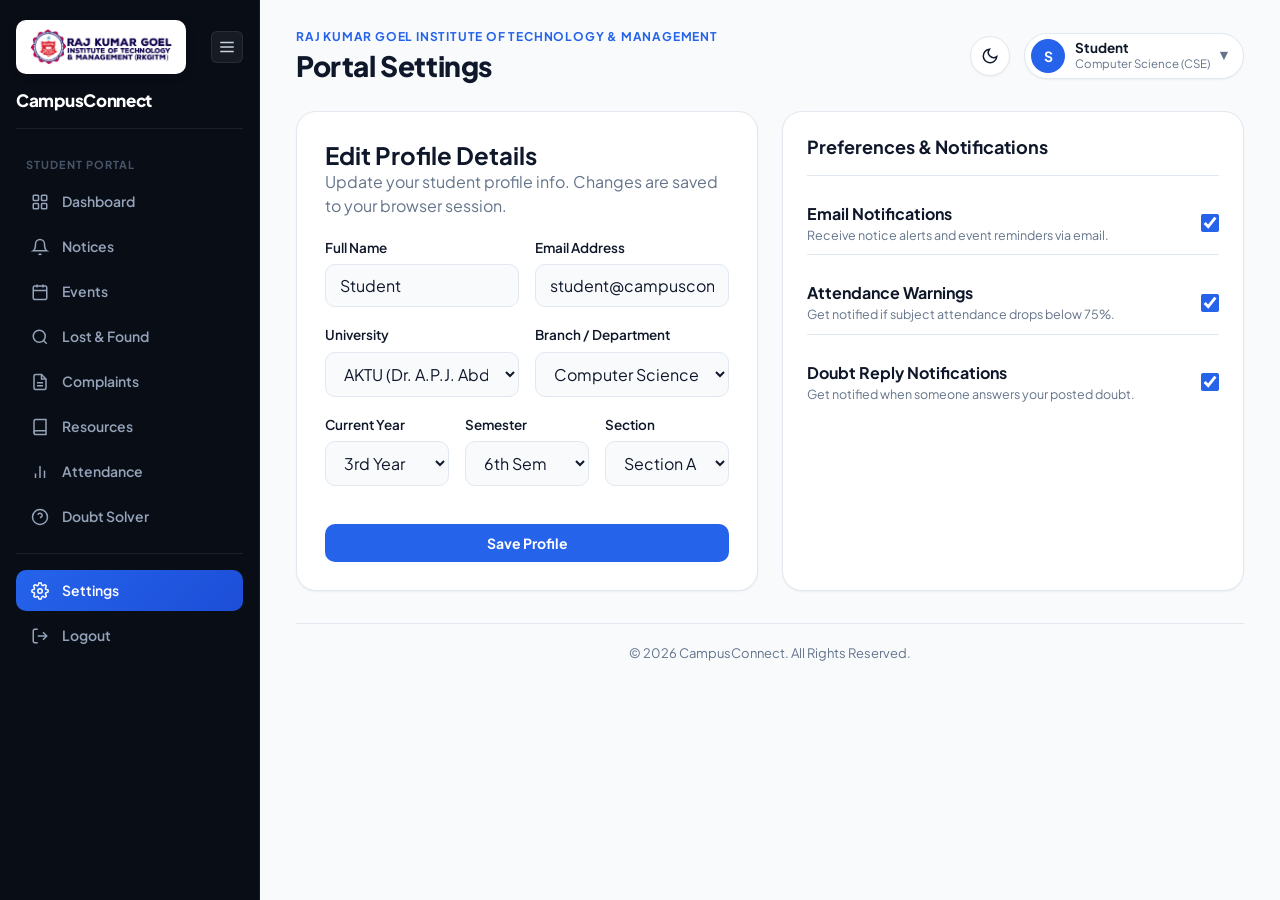
<file: frontend/settings.html>
<!DOCTYPE html>
<html lang="en">
<head>
    <meta charset="UTF-8">
    <meta name="viewport" content="width=device-width, initial-scale=1.0">
    <title>CampusConnect - Student Settings</title>
    <link rel="stylesheet" href="style.css">
</head>
<body>

    <div class="portal">
        <aside class="sidebar">
            <div class="sidebar-header">
                <div class="sidebar-brand-top">
                    <div class="logo-badge-container">
                        <img src="logo.png" alt="Raj Kumar Goel Institute of Technology &amp; Management" class="brand-logo-img">
                    </div>
                    <button id="sidebarToggle">
                        <svg class="svg-icon" width="18" height="18" viewBox="0 0 24 24" fill="none" stroke="currentColor" stroke-width="2"><line x1="3" y1="12" x2="21" y2="12"/><line x1="3" y1="6" x2="21" y2="6"/><line x1="3" y1="18" x2="21" y2="18"/></svg>
                    </button>
                </div>
                <div class="sidebar-app-name">CampusConnect</div>
            </div>
            <p class="sidebar-title">STUDENT PORTAL</p>
            <nav class="sidebar-nav">
                <a href="index.html"><span class="nav-icon"><svg class="svg-icon" width="18" height="18" viewBox="0 0 24 24" fill="none" stroke="currentColor" stroke-width="2"><rect x="3" y="3" width="7" height="7" rx="1"/><rect x="14" y="3" width="7" height="7" rx="1"/><rect x="14" y="14" width="7" height="7" rx="1"/><rect x="3" y="14" width="7" height="7" rx="1"/></svg></span> <span class="brand-text">Dashboard</span></a>
                <a href="notices.html"><span class="nav-icon"><svg class="svg-icon" width="18" height="18" viewBox="0 0 24 24" fill="none" stroke="currentColor" stroke-width="2"><path d="M18 8A6 6 0 0 0 6 8c0 7-3 9-3 9h18s-3-2-3-9"/><path d="M13.73 21a2 2 0 0 1-3.46 0"/></svg></span> <span class="brand-text">Notices</span></a>
                <a href="events.html"><span class="nav-icon"><svg class="svg-icon" width="18" height="18" viewBox="0 0 24 24" fill="none" stroke="currentColor" stroke-width="2"><rect x="3" y="4" width="18" height="18" rx="2" ry="2"/><line x1="16" y1="2" x2="16" y2="6"/><line x1="8" y1="2" x2="8" y2="6"/><line x1="3" y1="10" x2="21" y2="10"/></svg></span> <span class="brand-text">Events</span></a>
                <a href="lost-found.html"><span class="nav-icon"><svg class="svg-icon" width="18" height="18" viewBox="0 0 24 24" fill="none" stroke="currentColor" stroke-width="2"><circle cx="11" cy="11" r="8"/><line x1="21" y1="21" x2="16.65" y2="16.65"/></svg></span> <span class="brand-text">Lost &amp; Found</span></a>
                <a href="complaints.html"><span class="nav-icon"><svg class="svg-icon" width="18" height="18" viewBox="0 0 24 24" fill="none" stroke="currentColor" stroke-width="2"><path d="M14 2H6a2 2 0 0 0-2 2v16a2 2 0 0 0 2 2h12a2 2 0 0 0 2-2V8z"/><polyline points="14 2 14 8 20 8"/><line x1="16" y1="13" x2="8" y2="13"/><line x1="16" y1="17" x2="8" y2="17"/></svg></span> <span class="brand-text">Complaints</span></a>
                <a href="resources.html"><span class="nav-icon"><svg class="svg-icon" width="18" height="18" viewBox="0 0 24 24" fill="none" stroke="currentColor" stroke-width="2"><path d="M4 19.5A2.5 2.5 0 0 1 6.5 17H20"/><path d="M6.5 2H20v20H6.5A2.5 2.5 0 0 1 4 19.5v-15A2.5 2.5 0 0 1 6.5 2z"/></svg></span> <span class="brand-text">Resources</span></a>
                <a href="attendance.html"><span class="nav-icon"><svg class="svg-icon" width="18" height="18" viewBox="0 0 24 24" fill="none" stroke="currentColor" stroke-width="2"><line x1="18" y1="20" x2="18" y2="10"/><line x1="12" y1="20" x2="12" y2="4"/><line x1="6" y1="20" x2="6" y2="14"/></svg></span> <span class="brand-text">Attendance</span></a>
                <a href="doubts.html"><span class="nav-icon"><svg class="svg-icon" width="18" height="18" viewBox="0 0 24 24" fill="none" stroke="currentColor" stroke-width="2"><circle cx="12" cy="12" r="10"/><path d="M9.09 9a3 3 0 0 1 5.83 1c0 2-3 3-3 3"/><line x1="12" y1="17" x2="12.01" y2="17"/></svg></span> <span class="brand-text">Doubt Solver</span></a>

                <div class="nav-divider"></div>

                <a href="settings.html" class="active"><span class="nav-icon"><svg class="svg-icon" width="18" height="18" viewBox="0 0 24 24" fill="none" stroke="currentColor" stroke-width="2"><circle cx="12" cy="12" r="3"/><path d="M19.4 15a1.65 1.65 0 0 0 .33 1.82l.06.06a2 2 0 0 1 0 2.83 2 2 0 0 1-2.83 0l-.06-.06a1.65 1.65 0 0 0-1.82-.33 1.65 1.65 0 0 0-1 1.51V21a2 2 0 0 1-2 2 2 2 0 0 1-2-2v-.09A1.65 1.65 0 0 0 9 19.4a1.65 1.65 0 0 0-1.82.33l-.06.06a2 2 0 0 1-2.83 0 2 2 0 0 1 0-2.83l.06-.06a1.65 1.65 0 0 0 .33-1.82 1.65 1.65 0 0 0-1.51-1H3a2 2 0 0 1-2-2 2 2 0 0 1 2-2h.09A1.65 1.65 0 0 0 4.6 9a1.65 1.65 0 0 0-.33-1.82l-.06-.06a2 2 0 0 1 0-2.83 2 2 0 0 1 2.83 0l.06.06a1.65 1.65 0 0 0 1.82.33H9a1.65 1.65 0 0 0 1-1.51V3a2 2 0 0 1 2-2 2 2 0 0 1 2 2v.09a1.65 1.65 0 0 0 1 1.51 1.65 1.65 0 0 0 1.82-.33l.06-.06a2 2 0 0 1 2.83 0 2 2 0 0 1 0 2.83l-.06.06a1.65 1.65 0 0 0-.33 1.82V9a1.65 1.65 0 0 0 1.51 1H21a2 2 0 0 1 2 2 2 2 0 0 1-2 2h-.09a1.65 1.65 0 0 0-1.51 1z"/></svg></span> <span class="brand-text">Settings</span></a>
                <a href="login.html" onclick="localStorage.removeItem('campus_user_role');"><span class="nav-icon"><svg class="svg-icon" width="18" height="18" viewBox="0 0 24 24" fill="none" stroke="currentColor" stroke-width="2"><path d="M9 21H5a2 2 0 0 1-2-2V5a2 2 0 0 1 2-2h4"/><polyline points="16 17 21 12 16 7"/><line x1="21" y1="12" x2="9" y2="12"/></svg></span> <span class="brand-text">Logout</span></a>
            </nav>
        </aside>

        <main class="dashboard-content">
            <header class="topbar">
                <div class="topbar-title">
                    <p class="small-text">Raj Kumar Goel Institute of Technology &amp; Management</p>
                    <h1>Portal Settings</h1>
                </div>
                <div class="topbar-actions">
                    <button id="themeToggle" class="theme-toggle-btn"></button>
                    <div class="profile-wrapper">
                        <button class="student-profile" id="studentProfile">
                            <div class="profile-circle">S</div>
                            <div class="profile-text">
                                <strong class="profile-name-val">Student</strong>
                                <p class="profile-course-val">Computer Science</p>
                            </div>
                            <span class="profile-arrow">▼</span>
                        </button>
                        <div class="profile-menu" id="profileMenu">
                            <h3>Student Profile</h3>
                            <p><span>Name:</span> <strong class="profile-name-val">Student</strong></p>
                            <p><span>Course:</span> <strong class="profile-course-val">Computer Science</strong></p>
                            <p><span>Year:</span> <strong class="profile-year-val">3rd Year</strong></p>
                            <p><span>Section:</span> <strong class="profile-section-val">A</strong></p>
                            <a href="settings.html" class="btn btn-secondary" style="margin-top: 8px; width: 100%;">Edit Profile</a>
                            <a href="login.html" class="btn btn-primary" onclick="localStorage.removeItem('campus_user_role');" style="margin-top: 6px; width: 100%;">Sign Out</a>
                        </div>
                    </div>
                </div>
            </header>

            <div class="dashboard-grid">
                <div class="form-container" style="max-width: none; margin: 0;">
                    <h2>Edit Profile Details</h2>
                    <p style="color: var(--text-muted); margin-bottom: 20px;">Update your student profile info. Changes are saved to your browser session.</p>

                    <form id="settingsForm">
                        <div class="form-group" style="display: grid; grid-template-columns: 1fr 1fr; gap: 16px;">
                            <div>
                                <label for="settingName">Full Name</label>
                                <input type="text" id="settingName" class="form-control" value="Student" required>
                            </div>
                            <div>
                                <label for="settingEmail">Email Address</label>
                                <input type="email" id="settingEmail" class="form-control" value="student@campusconnect.edu" required>
                            </div>
                        </div>

                        <div class="form-group" style="display: grid; grid-template-columns: 1fr 1fr; gap: 16px;">
                            <div>
                                <label for="settingUniversity">University</label>
                                <select id="settingUniversity" class="form-control">
                                    <option value="AKTU">AKTU (Dr. A.P.J. Abdul Kalam Technical University)</option>
                                    <option value="IPU">IP University</option>
                                    <option value="DU">Delhi University</option>
                                    <option value="Other">Other</option>
                                </select>
                            </div>
                            <div>
                                <label for="settingBranch">Branch / Department</label>
                                <select id="settingBranch" class="form-control">
                                    <option value="Computer Science (CSE)">Computer Science (CSE)</option>
                                    <option value="Information Technology (IT)">Information Technology (IT)</option>
                                    <option value="Electronics (ECE)">Electronics (ECE)</option>
                                    <option value="Mechanical (ME)">Mechanical (ME)</option>
                                    <option value="Civil (CE)">Civil (CE)</option>
                                </select>
                            </div>
                        </div>

                        <div class="form-group" style="display: grid; grid-template-columns: 1fr 1fr 1fr; gap: 16px;">
                            <div>
                                <label for="settingYear">Current Year</label>
                                <select id="settingYear" class="form-control">
                                    <option value="1st Year">1st Year</option>
                                    <option value="2nd Year">2nd Year</option>
                                    <option value="3rd Year" selected>3rd Year</option>
                                    <option value="4th Year">4th Year</option>
                                </select>
                            </div>
                            <div>
                                <label for="settingSemester">Semester</label>
                                <select id="settingSemester" class="form-control">
                                    <option value="1st Sem">1st Sem</option>
                                    <option value="2nd Sem">2nd Sem</option>
                                    <option value="3rd Sem">3rd Sem</option>
                                    <option value="4th Sem">4th Sem</option>
                                    <option value="5th Sem">5th Sem</option>
                                    <option value="6th Sem" selected>6th Sem</option>
                                    <option value="7th Sem">7th Sem</option>
                                    <option value="8th Sem">8th Sem</option>
                                </select>
                            </div>
                            <div>
                                <label for="settingSection">Section</label>
                                <select id="settingSection" class="form-control">
                                    <option value="A">Section A</option>
                                    <option value="B">Section B</option>
                                    <option value="C">Section C</option>
                                    <option value="D">Section D</option>
                                </select>
                            </div>
                        </div>

                        <button type="submit" class="btn btn-primary" style="margin-top: 20px; width: 100%;">Save Profile</button>
                    </form>
                </div>

                <div class="dashboard-box">
                    <div class="box-heading">
                        <h2>Preferences &amp; Notifications</h2>
                    </div>

                    <div style="display: flex; flex-direction: column; gap: 16px;">
                        <div style="display: flex; justify-content: space-between; align-items: center; padding: 10px 0; border-bottom: 1px solid var(--border-color);">
                            <div>
                                <strong>Email Notifications</strong>
                                <p style="font-size: 12.5px; color: var(--text-muted);">Receive notice alerts and event reminders via email.</p>
                            </div>
                            <input type="checkbox" checked style="width: 18px; height: 18px; accent-color: var(--primary);">
                        </div>

                        <div style="display: flex; justify-content: space-between; align-items: center; padding: 10px 0; border-bottom: 1px solid var(--border-color);">
                            <div>
                                <strong>Attendance Warnings</strong>
                                <p style="font-size: 12.5px; color: var(--text-muted);">Get notified if subject attendance drops below 75%.</p>
                            </div>
                            <input type="checkbox" checked style="width: 18px; height: 18px; accent-color: var(--primary);">
                        </div>

                        <div style="display: flex; justify-content: space-between; align-items: center; padding: 10px 0;">
                            <div>
                                <strong>Doubt Reply Notifications</strong>
                                <p style="font-size: 12.5px; color: var(--text-muted);">Get notified when someone answers your posted doubt.</p>
                            </div>
                            <input type="checkbox" checked style="width: 18px; height: 18px; accent-color: var(--primary);">
                        </div>
                    </div>
                </div>
            </div>

            <footer>
                <p>&copy; 2026 CampusConnect. All Rights Reserved.</p>
            </footer>
        </main>
    </div>

    <script src="script.js"></script>
</body>
</html>
</file>
<file: frontend/style.css>
/* ==========================================================================
   CAMPUSCONNECT - PROFESSIONAL UI & DESIGN SYSTEM
   ========================================================================== */

@import url('https://fonts.googleapis.com/css2?family=Plus+Jakarta+Sans:wght@400;500;600;700;800&display=swap');

/* --------------------------------------------------------------------------
   1. COLOR PALETTE & CSS VARIABLES
   -------------------------------------------------------------------------- */
:root {
    --bg-main: #f8fafc;
    --bg-surface: #ffffff;
    --bg-surface-elevated: #ffffff;
    --bg-sidebar: #090d16;
    
    --sidebar-text: #94a3b8;
    --sidebar-text-active: #ffffff;
    --sidebar-hover: rgba(255, 255, 255, 0.06);
    --sidebar-active-bg: linear-gradient(135deg, #2563eb 0%, #1d4ed8 100%);
    
    --text-primary: #0f172a;
    --text-secondary: #475569;
    --text-muted: #64748b;
    
    --primary: #2563eb;
    --primary-hover: #1d4ed8;
    --primary-light: #eff6ff;
    
    --success: #10b981;
    --success-bg: #ecfdf5;
    --warning: #f59e0b;
    --warning-bg: #fffbeb;
    --danger: #ef4444;
    --danger-bg: #fef2f2;
    --info: #3b82f6;
    --info-bg: #eff6ff;

    --border-color: #e2e8f0;
    --border-hover: #cbd5e1;
    
    --shadow-sm: 0 1px 2px 0 rgba(0, 0, 0, 0.05);
    --shadow-md: 0 4px 6px -1px rgba(0, 0, 0, 0.06), 0 2px 4px -1px rgba(0, 0, 0, 0.03);
    --shadow-lg: 0 10px 15px -3px rgba(0, 0, 0, 0.08), 0 4px 6px -2px rgba(0, 0, 0, 0.03);
    
    --radius-sm: 6px;
    --radius-md: 10px;
    --radius-lg: 14px;
    --radius-xl: 20px;
    --radius-full: 9999px;
    
    --transition: all 0.2s cubic-bezier(0.4, 0, 0.2, 1);
    --font-family: 'Plus Jakarta Sans', -apple-system, BlinkMacSystemFont, sans-serif;
}

[data-theme="dark"] {
    --bg-main: #0b0f19;
    --bg-surface: #151c2c;
    --bg-surface-elevated: #1e293b;
    --bg-sidebar: #090d16;
    
    --sidebar-text: #64748b;
    --sidebar-text-active: #ffffff;
    --sidebar-hover: rgba(255, 255, 255, 0.06);
    --sidebar-active-bg: linear-gradient(135deg, #3b82f6 0%, #1d4ed8 100%);
    
    --text-primary: #f8fafc;
    --text-secondary: #cbd5e1;
    --text-muted: #64748b;

    --primary: #3b82f6;
    --primary-hover: #2563eb;
    --primary-light: rgba(59, 130, 246, 0.12);
    
    --border-color: #1e293b;
    --border-hover: #334155;

    --shadow-sm: 0 1px 2px 0 rgba(0, 0, 0, 0.3);
    --shadow-md: 0 4px 12px rgba(0, 0, 0, 0.4);
    --shadow-lg: 0 12px 30px rgba(0, 0, 0, 0.5);
}

/* --------------------------------------------------------------------------
   2. GLOBAL BASE STYLES
   -------------------------------------------------------------------------- */
*, *::before, *::after {
    box-sizing: border-box;
    margin: 0;
    padding: 0;
}

html {
    scroll-behavior: smooth;
}

body {
    font-family: var(--font-family);
    background-color: var(--bg-main);
    color: var(--text-primary);
    line-height: 1.5;
    min-height: 100vh;
    transition: background-color 0.2s ease, color 0.2s ease;
}

h1, h2, h3, h4, h5, h6 {
    color: var(--text-primary);
    font-weight: 700;
    line-height: 1.25;
}

a {
    color: var(--primary);
    text-decoration: none;
    transition: var(--transition);
}

a:hover {
    color: var(--primary-hover);
}

button, input, select, textarea {
    font-family: inherit;
    font-size: inherit;
    color: inherit;
}

.svg-icon {
    display: inline-flex;
    align-items: center;
    justify-content: center;
    flex-shrink: 0;
}

/* Logo Image Container with Light Pill Backdrop */
.logo-badge-container {
    background: #ffffff;
    padding: 8px 12px;
    border-radius: var(--radius-md);
    display: inline-flex;
    align-items: center;
    justify-content: center;
    box-shadow: 0 2px 8px rgba(0, 0, 0, 0.15);
    max-width: 170px;
    width: 100%;
}

.brand-logo-img {
    height: 38px;
    width: auto;
    max-width: 100%;
    object-fit: contain;
}

.college-name-text {
    font-size: 13px;
    font-weight: 800;
    color: #60a5fa;
    text-transform: uppercase;
    letter-spacing: 0.6px;
    margin-top: 4px;
}

/* --------------------------------------------------------------------------
   3. LOGIN PAGE STYLES
   -------------------------------------------------------------------------- */
.login-container {
    min-height: 100vh;
    display: flex;
    align-items: center;
    justify-content: center;
    background: linear-gradient(135deg, #0f172a 0%, #1e293b 50%, #0b0f19 100%);
    padding: 24px;
    position: relative;
    overflow: hidden;
}

.login-container::before {
    content: '';
    position: absolute;
    top: -20%;
    left: -10%;
    width: 500px;
    height: 500px;
    background: radial-gradient(circle, rgba(37, 99, 235, 0.25) 0%, rgba(0, 0, 0, 0) 70%);
    pointer-events: none;
}

.login-card {
    background: rgba(21, 28, 44, 0.92);
    backdrop-filter: blur(16px);
    border: 1px solid rgba(255, 255, 255, 0.12);
    border-radius: var(--radius-xl);
    padding: 36px 40px;
    width: 100%;
    max-width: 460px;
    box-shadow: 0 20px 50px rgba(0, 0, 0, 0.5);
    color: #ffffff;
    position: relative;
    z-index: 10;
}

.login-brand {
    display: flex;
    flex-direction: column;
    align-items: center;
    gap: 10px;
    margin-bottom: 24px;
    text-align: center;
}

.login-brand h2 {
    color: #ffffff;
    font-size: 26px;
    font-weight: 800;
    margin-top: 4px;
}

.login-brand p {
    color: #94a3b8;
    font-size: 13.5px;
}

.role-tabs {
    display: flex;
    background: rgba(255, 255, 255, 0.06);
    border: 1px solid rgba(255, 255, 255, 0.08);
    border-radius: var(--radius-md);
    padding: 4px;
    margin-bottom: 24px;
}

.role-tab {
    flex: 1;
    padding: 10px;
    border: none;
    background: transparent;
    color: #94a3b8;
    font-weight: 700;
    font-size: 13.5px;
    border-radius: var(--radius-sm);
    cursor: pointer;
    transition: var(--transition);
}

.role-tab.active {
    background: var(--primary);
    color: #ffffff;
    box-shadow: var(--shadow-sm);
}

.login-form .form-group label {
    color: #cbd5e1;
}

.login-form .form-control {
    background: rgba(255, 255, 255, 0.06);
    border-color: rgba(255, 255, 255, 0.12);
    color: #ffffff;
}

.login-form .form-control:focus {
    border-color: var(--primary);
    background: rgba(255, 255, 255, 0.1);
}

.mode-switch-container {
    display: flex;
    background: rgba(0, 0, 0, 0.25);
    border: 1px solid rgba(255, 255, 255, 0.1);
    border-radius: var(--radius-lg);
    padding: 5px;
    margin-bottom: 18px;
}

.mode-btn {
    flex: 1;
    padding: 8px 12px;
    border: none;
    background: transparent;
    color: #94a3b8;
    font-weight: 700;
    font-size: 13px;
    border-radius: var(--radius-md);
    cursor: pointer;
    transition: var(--transition);
}

.mode-btn.active {
    background: rgba(255, 255, 255, 0.15);
    color: #ffffff;
    box-shadow: 0 2px 8px rgba(0, 0, 0, 0.2);
}

.auth-alert {
    padding: 12px 16px;
    border-radius: var(--radius-md);
    font-size: 13px;
    font-weight: 600;
    line-height: 1.4;
    margin-bottom: 18px;
    border: 1px solid transparent;
}

.alert-info {
    background: rgba(59, 130, 246, 0.15);
    border-color: rgba(59, 130, 246, 0.3);
    color: #93c5fd;
}

.alert-success {
    background: rgba(16, 185, 129, 0.15);
    border-color: rgba(16, 185, 129, 0.3);
    color: #6ee7b7;
}

.alert-warning {
    background: rgba(245, 158, 11, 0.15);
    border-color: rgba(245, 158, 11, 0.3);
    color: #fcd34d;
}

.alert-danger {
    background: rgba(239, 68, 68, 0.15);
    border-color: rgba(239, 68, 68, 0.3);
    color: #fca5a5;
}

.demo-hint {
    margin-top: 20px;
    padding: 12px;
    background: rgba(255, 255, 255, 0.04);
    border: 1px solid rgba(255, 255, 255, 0.08);
    border-radius: var(--radius-md);
    font-size: 12px;
    color: #94a3b8;
    text-align: center;
}

.demo-hint strong {
    color: #cbd5e1;
}

/* User Directory & Approval Queue Tables */
.admin-table-wrapper {
    width: 100%;
    overflow-x: auto;
    background: var(--bg-surface);
    border: 1px solid var(--border-color);
    border-radius: var(--radius-lg);
    box-shadow: var(--shadow-md);
}

.admin-table {
    width: 100%;
    border-collapse: collapse;
    text-align: left;
    font-size: 13.5px;
}

.admin-table th {
    background: var(--bg-main);
    color: var(--text-muted);
    font-weight: 700;
    text-transform: uppercase;
    font-size: 11px;
    letter-spacing: 0.8px;
    padding: 14px 18px;
    border-bottom: 1px solid var(--border-color);
}

.admin-table td {
    padding: 14px 18px;
    border-bottom: 1px solid var(--border-color);
    color: var(--text-primary);
    vertical-align: middle;
}

.admin-table tr:last-child td {
    border-bottom: none;
}

.admin-table tr:hover td {
    background: var(--primary-light);
}

.status-badge {
    display: inline-flex;
    align-items: center;
    gap: 5px;
    padding: 4px 10px;
    border-radius: var(--radius-full);
    font-size: 11px;
    font-weight: 800;
    text-transform: uppercase;
    letter-spacing: 0.5px;
}

.status-badge.pending {
    background: var(--warning-bg);
    color: var(--warning);
    border: 1px solid rgba(245, 158, 11, 0.2);
}

.status-badge.approved {
    background: var(--success-bg);
    color: var(--success);
    border: 1px solid rgba(16, 185, 129, 0.2);
}

.status-badge.rejected {
    background: var(--danger-bg);
    color: var(--danger);
    border: 1px solid rgba(239, 68, 68, 0.2);
}


/* --------------------------------------------------------------------------
   4. PORTAL & FIXED SIDEBAR LAYOUT
   -------------------------------------------------------------------------- */
.portal {
    display: flex;
    min-height: 100vh;
}

.sidebar {
    width: 260px;
    background-color: var(--bg-sidebar);
    padding: 20px 16px;
    display: flex;
    flex-direction: column;
    flex-shrink: 0;
    position: sticky;
    top: 0;
    height: 100vh;
    overflow-y: auto;
    z-index: 100;
    border-right: 1px solid rgba(255, 255, 255, 0.06);
}

.sidebar.collapsed {
    width: 80px;
}

.sidebar-header {
    display: flex;
    flex-direction: column;
    gap: 12px;
    margin-bottom: 20px;
    padding-bottom: 14px;
    border-bottom: 1px solid rgba(255, 255, 255, 0.08);
}

.sidebar-brand-top {
    display: flex;
    align-items: center;
    justify-content: space-between;
    width: 100%;
}

.sidebar-app-name {
    color: #ffffff;
    font-size: 17px;
    font-weight: 800;
    letter-spacing: -0.3px;
    margin-top: 2px;
}

#sidebarToggle {
    background: rgba(255, 255, 255, 0.06);
    border: 1px solid rgba(255, 255, 255, 0.08);
    color: #cbd5e1;
    width: 32px;
    height: 32px;
    border-radius: var(--radius-sm);
    cursor: pointer;
    display: flex;
    align-items: center;
    justify-content: center;
    transition: var(--transition);
    flex-shrink: 0;
}

#sidebarToggle:hover {
    background: rgba(255, 255, 255, 0.12);
    color: #ffffff;
}

.sidebar-title {
    font-size: 11px;
    font-weight: 700;
    text-transform: uppercase;
    letter-spacing: 1px;
    color: #475569;
    margin: 8px 10px 8px;
    white-space: nowrap;
}

.sidebar.collapsed .sidebar-title,
.sidebar.collapsed .brand-text,
.sidebar.collapsed .sidebar-app-name {
    display: none;
}

.sidebar.collapsed .sidebar-brand-top {
    flex-direction: column;
    gap: 10px;
    align-items: center;
}

.sidebar.collapsed .logo-badge-container {
    padding: 4px;
    max-width: 44px;
    height: 44px;
    border-radius: var(--radius-sm);
    justify-content: center;
}

.sidebar.collapsed .brand-logo-img {
    height: 28px;
    width: auto;
}


.sidebar-nav {
    display: flex;
    flex-direction: column;
    gap: 4px;
    flex: 1;
}

.sidebar-nav a {
    display: flex;
    align-items: center;
    gap: 12px;
    color: var(--sidebar-text);
    padding: 10px 14px;
    border-radius: var(--radius-md);
    font-weight: 600;
    font-size: 14px;
    white-space: nowrap;
    transition: var(--transition);
}

.sidebar-nav a .nav-icon {
    display: flex;
    align-items: center;
    justify-content: center;
    width: 20px;
    height: 20px;
}

.sidebar-nav a:hover {
    color: var(--sidebar-text-active);
    background: var(--sidebar-hover);
}

.sidebar-nav a.active {
    color: var(--sidebar-text-active);
    background: var(--sidebar-active-bg);
}

.nav-divider {
    height: 1px;
    background: rgba(255, 255, 255, 0.08);
    margin: 12px 0;
}

/* --------------------------------------------------------------------------
   5. DASHBOARD CONTENT & TOPBAR
   -------------------------------------------------------------------------- */
.dashboard-content {
    flex: 1;
    padding: 28px 36px;
    max-width: 1500px;
    margin: 0 auto;
    width: 100%;
}

.topbar {
    display: flex;
    justify-content: space-between;
    align-items: center;
    margin-bottom: 28px;
}

.topbar-title h1 {
    font-size: 28px;
    font-weight: 800;
    letter-spacing: -0.4px;
    color: var(--text-primary);
}

.small-text {
    font-size: 12px;
    font-weight: 700;
    color: var(--primary);
    text-transform: uppercase;
    letter-spacing: 0.8px;
    margin-bottom: 2px;
}

.topbar-actions {
    display: flex;
    align-items: center;
    gap: 14px;
}

.theme-toggle-btn {
    background: var(--bg-surface);
    border: 1px solid var(--border-color);
    color: var(--text-primary);
    width: 40px;
    height: 40px;
    border-radius: var(--radius-full);
    cursor: pointer;
    display: flex;
    align-items: center;
    justify-content: center;
    box-shadow: var(--shadow-sm);
    transition: var(--transition);
}

.theme-toggle-btn:hover {
    border-color: var(--primary);
    color: var(--primary);
}

.profile-wrapper {
    position: relative;
}

.student-profile {
    display: flex;
    align-items: center;
    gap: 10px;
    background: var(--bg-surface);
    border: 1px solid var(--border-color);
    padding: 5px 14px 5px 6px;
    border-radius: var(--radius-full);
    cursor: pointer;
    box-shadow: var(--shadow-sm);
    transition: var(--transition);
}

.student-profile:hover {
    border-color: var(--border-hover);
}

.profile-circle {
    width: 34px;
    height: 34px;
    border-radius: var(--radius-full);
    background: var(--primary);
    color: #ffffff;
    font-weight: 700;
    font-size: 14px;
    display: flex;
    align-items: center;
    justify-content: center;
}

.profile-text {
    text-align: left;
}

.profile-text strong {
    display: block;
    font-size: 13.5px;
    color: var(--text-primary);
    line-height: 1.2;
}

.profile-text p {
    font-size: 11.5px;
    color: var(--text-muted);
}

.profile-arrow {
    font-size: 11px;
    color: var(--text-muted);
}

.profile-menu {
    position: absolute;
    top: calc(100% + 10px);
    right: 0;
    width: 250px;
    background: var(--bg-surface-elevated);
    border: 1px solid var(--border-color);
    border-radius: var(--radius-lg);
    padding: 18px;
    box-shadow: var(--shadow-lg);
    display: none;
    flex-direction: column;
    gap: 10px;
    z-index: 1000;
}

.profile-menu.show {
    display: flex;
}

.profile-menu h3 {
    font-size: 15px;
    border-bottom: 1px solid var(--border-color);
    padding-bottom: 8px;
    margin-bottom: 2px;
}

.profile-menu p {
    font-size: 13px;
    color: var(--text-secondary);
    display: flex;
    justify-content: space-between;
}

.profile-menu p strong {
    color: var(--text-primary);
}

/* --------------------------------------------------------------------------
   6. CARDS, FORMS & BADGES
   -------------------------------------------------------------------------- */
.dashboard-welcome {
    background: linear-gradient(135deg, #1e40af 0%, #3b82f6 100%);
    border-radius: var(--radius-xl);
    padding: 32px 36px;
    color: #ffffff;
    margin-bottom: 28px;
    box-shadow: var(--shadow-md);
}

.dashboard-welcome h2 {
    color: #ffffff;
    font-size: 26px;
    font-weight: 800;
    margin: 6px 0 8px;
}

.dashboard-welcome p {
    color: rgba(255, 255, 255, 0.85);
    font-size: 15px;
    max-width: 600px;
}

.summary-cards {
    display: grid;
    grid-template-columns: repeat(auto-fit, minmax(220px, 1fr));
    gap: 18px;
    margin-bottom: 28px;
}

.summary-card {
    background: var(--bg-surface);
    border: 1px solid var(--border-color);
    border-radius: var(--radius-lg);
    padding: 20px;
    box-shadow: var(--shadow-sm);
    transition: var(--transition);
    display: flex;
    flex-direction: column;
    gap: 6px;
}

.summary-card:hover {
    transform: translateY(-3px);
    box-shadow: var(--shadow-md);
    border-color: var(--border-hover);
}

.summary-card-icon {
    width: 42px;
    height: 42px;
    border-radius: var(--radius-md);
    display: flex;
    align-items: center;
    justify-content: center;
    margin-bottom: 4px;
}

.card-notice .summary-card-icon { background: #eff6ff; color: #2563eb; }
.card-events .summary-card-icon { background: #fef3c7; color: #d97706; }
.card-complaints .summary-card-icon { background: #fee2e2; color: #dc2626; }
.card-resources .summary-card-icon { background: #e0e7ff; color: #4f46e5; }

.summary-card p {
    font-size: 13.5px;
    font-weight: 600;
    color: var(--text-secondary);
}

.summary-card h2 {
    font-size: 30px;
    font-weight: 800;
    color: var(--text-primary);
    line-height: 1;
}

.summary-card small {
    font-size: 12px;
    color: var(--text-muted);
}

.dashboard-grid {
    display: grid;
    grid-template-columns: repeat(auto-fit, minmax(360px, 1fr));
    gap: 24px;
    margin-bottom: 28px;
}

.dashboard-box {
    background: var(--bg-surface);
    border: 1px solid var(--border-color);
    border-radius: var(--radius-xl);
    padding: 24px;
    box-shadow: var(--shadow-sm);
    display: flex;
    flex-direction: column;
}

.box-heading {
    display: flex;
    justify-content: space-between;
    align-items: center;
    padding-bottom: 16px;
    margin-bottom: 16px;
    border-bottom: 1px solid var(--border-color);
}

.box-heading h2 {
    font-size: 18px;
    font-weight: 700;
}

.box-heading a {
    font-size: 13px;
    font-weight: 700;
    color: var(--primary);
}

.dashboard-item {
    padding: 14px;
    border-radius: var(--radius-md);
    transition: var(--transition);
    border: 1px solid transparent;
    margin-bottom: 6px;
}

.dashboard-item:hover {
    background: var(--primary-light);
}

.dashboard-item h3 {
    font-size: 15px;
    font-weight: 600;
    margin-bottom: 4px;
}

.dashboard-item p {
    font-size: 13.5px;
    color: var(--text-secondary);
    margin-bottom: 6px;
}

.dashboard-item small {
    font-size: 12px;
    color: var(--text-muted);
}

.quick-actions {
    background: var(--bg-surface);
    border: 1px solid var(--border-color);
    border-radius: var(--radius-xl);
    padding: 24px;
    box-shadow: var(--shadow-sm);
    margin-bottom: 28px;
}

.quick-actions h2 {
    font-size: 18px;
    margin-bottom: 16px;
}

.action-buttons {
    display: flex;
    gap: 12px;
    flex-wrap: wrap;
}

.action-btn {
    display: inline-flex;
    align-items: center;
    gap: 8px;
    background: var(--bg-surface-elevated);
    border: 1px solid var(--border-color);
    color: var(--text-primary);
    padding: 10px 18px;
    border-radius: var(--radius-md);
    font-weight: 600;
    font-size: 13.5px;
    box-shadow: var(--shadow-sm);
    transition: var(--transition);
}

.action-btn:hover {
    background: var(--primary);
    color: #ffffff;
    border-color: var(--primary);
}

.page-controls {
    display: flex;
    justify-content: space-between;
    align-items: center;
    gap: 16px;
    margin-bottom: 24px;
    flex-wrap: wrap;
}

.search-box {
    display: flex;
    align-items: center;
    background: var(--bg-surface);
    border: 1px solid var(--border-color);
    border-radius: var(--radius-lg);
    padding: 4px 12px;
    flex: 1;
    min-width: 260px;
    box-shadow: var(--shadow-sm);
}

.search-box input {
    border: none;
    background: transparent;
    padding: 8px 10px;
    width: 100%;
    outline: none;
    color: var(--text-primary);
}

.search-box button {
    background: var(--primary);
    color: white;
    border: none;
    padding: 8px 16px;
    border-radius: var(--radius-md);
    cursor: pointer;
    font-weight: 600;
}

.filter-tabs {
    display: flex;
    gap: 8px;
    flex-wrap: wrap;
}

.filter-tab {
    background: var(--bg-surface);
    border: 1px solid var(--border-color);
    color: var(--text-secondary);
    padding: 7px 14px;
    border-radius: var(--radius-full);
    font-size: 13px;
    font-weight: 600;
    cursor: pointer;
    transition: var(--transition);
}

.filter-tab:hover, .filter-tab.active {
    background: var(--primary);
    color: #ffffff;
    border-color: var(--primary);
}

.notices-grid {
    display: flex;
    flex-direction: column;
    gap: 14px;
}

.notice-card {
    background: var(--bg-surface);
    border: 1px solid var(--border-color);
    border-left: 4px solid var(--primary);
    border-radius: var(--radius-lg);
    padding: 20px;
    box-shadow: var(--shadow-sm);
}

.notice-header {
    display: flex;
    justify-content: space-between;
    align-items: center;
    margin-bottom: 10px;
}

.notice-tag {
    background: var(--primary-light);
    color: var(--primary);
    padding: 3px 10px;
    border-radius: var(--radius-full);
    font-size: 11.5px;
    font-weight: 700;
}

.notice-date {
    font-size: 12.5px;
    color: var(--text-muted);
    font-weight: 600;
}

.events-grid {
    display: grid;
    grid-template-columns: repeat(auto-fill, minmax(300px, 1fr));
    gap: 20px;
}

.event-card {
    background: var(--bg-surface);
    border: 1px solid var(--border-color);
    border-radius: var(--radius-xl);
    overflow: hidden;
    box-shadow: var(--shadow-sm);
    transition: var(--transition);
    display: flex;
    flex-direction: column;
}

.event-banner {
    height: 120px;
    background: linear-gradient(135deg, #2563eb, #1d4ed8);
    padding: 16px;
    display: flex;
    align-items: flex-end;
}

.event-badge {
    background: rgba(0, 0, 0, 0.4);
    color: white;
    padding: 3px 10px;
    border-radius: var(--radius-full);
    font-size: 11px;
    font-weight: 700;
}

.event-content {
    padding: 20px;
    flex: 1;
    display: flex;
    flex-direction: column;
    justify-content: space-between;
}

.event-content h3 {
    font-size: 16px;
    margin-bottom: 6px;
}

.event-meta {
    display: flex;
    gap: 12px;
    font-size: 12.5px;
    color: var(--text-muted);
    margin-bottom: 14px;
}

.event-footer {
    display: flex;
    justify-content: space-between;
    align-items: center;
    padding-top: 14px;
    border-top: 1px solid var(--border-color);
}

.form-container {
    background: var(--bg-surface);
    border: 1px solid var(--border-color);
    border-radius: var(--radius-xl);
    padding: 28px;
    max-width: 800px;
    margin: 0 auto 28px;
    box-shadow: var(--shadow-sm);
}

.form-group {
    margin-bottom: 18px;
}

.form-group label {
    display: block;
    font-weight: 600;
    font-size: 13.5px;
    color: var(--text-primary);
    margin-bottom: 6px;
}

.form-control {
    width: 100%;
    padding: 10px 14px;
    background: var(--bg-main);
    border: 1px solid var(--border-color);
    border-radius: var(--radius-md);
    color: var(--text-primary);
    outline: none;
    transition: var(--transition);
}

.form-control:focus {
    border-color: var(--primary);
    background: var(--bg-surface);
}

textarea.form-control {
    min-height: 100px;
    resize: vertical;
}

.btn {
    display: inline-flex;
    align-items: center;
    justify-content: center;
    gap: 8px;
    padding: 10px 20px;
    border-radius: var(--radius-md);
    font-weight: 700;
    font-size: 14px;
    border: none;
    cursor: pointer;
    transition: var(--transition);
    text-decoration: none;
}

.btn-primary {
    background: var(--primary);
    color: #ffffff;
}

.btn-primary:hover {
    background: var(--primary-hover);
}

.btn-secondary {
    background: var(--bg-surface-elevated);
    border: 1px solid var(--border-color);
    color: var(--text-primary);
}

.btn-secondary:hover {
    border-color: var(--border-hover);
}

.badge {
    padding: 3px 8px;
    border-radius: var(--radius-full);
    font-size: 11.5px;
    font-weight: 700;
    display: inline-flex;
    align-items: center;
    gap: 4px;
}

.badge-success { background: var(--success-bg); color: var(--success); }
.badge-warning { background: var(--warning-bg); color: var(--warning); }
.badge-danger { background: var(--danger-bg); color: var(--danger); }
.badge-info { background: var(--info-bg); color: var(--info); }

.attendance-layout {
    display: grid;
    grid-template-columns: 1fr 340px;
    gap: 24px;
}

.calendar-card {
    background: var(--bg-surface);
    border: 1px solid var(--border-color);
    border-radius: var(--radius-xl);
    padding: 24px;
    box-shadow: var(--shadow-sm);
}

.calendar-header {
    display: flex;
    justify-content: space-between;
    align-items: center;
    margin-bottom: 20px;
}

.calendar-grid {
    display: grid;
    grid-template-columns: repeat(7, 1fr);
    gap: 8px;
    text-align: center;
}

.calendar-day-name {
    font-weight: 700;
    font-size: 12px;
    color: var(--text-muted);
    padding-bottom: 8px;
}

.calendar-date {
    aspect-ratio: 1;
    display: flex;
    flex-direction: column;
    align-items: center;
    justify-content: center;
    border-radius: var(--radius-md);
    font-weight: 600;
    font-size: 13.5px;
    cursor: pointer;
    background: var(--bg-main);
    transition: var(--transition);
    border: 2px solid transparent;
}

.calendar-date.present { background: var(--success-bg); color: var(--success); }
.calendar-date.absent { background: var(--danger-bg); color: var(--danger); }
.calendar-date.late { background: var(--warning-bg); color: var(--warning); }
.calendar-date.today { border-color: var(--primary) !important; font-weight: 800; }
.calendar-date.selected { box-shadow: 0 0 0 2px var(--primary); }

.subject-row {
    display: flex;
    align-items: center;
    justify-content: space-between;
    gap: 14px;
    padding: 12px 0;
    border-bottom: 1px solid var(--border-color);
}

.subject-progress {
    flex: 1;
    height: 6px;
    background: var(--bg-main);
    border-radius: var(--radius-full);
}

.subject-progress-fill {
    height: 100%;
    background: var(--primary);
    border-radius: var(--radius-full);
}

footer {
    text-align: center;
    padding: 20px;
    color: var(--text-muted);
    font-size: 13px;
    border-top: 1px solid var(--border-color);
    margin-top: 32px;
}

@media (max-width: 900px) {
    .portal { flex-direction: column; }
    .sidebar {
        width: 100% !important;
        height: auto;
        position: relative;
        padding: 14px;
    }
    .sidebar-nav { flex-direction: row; overflow-x: auto; }
    .sidebar-title { display: none; }
    .dashboard-content { padding: 20px 16px; }
    .attendance-layout { grid-template-columns: 1fr; }
}

/* ==========================================================================
   NEW SPLIT LOGIN PAGE STYLES (HRMS STYLE)
   ========================================================================== */
.split-login-body {
    background-color: #eef2f6; /* Very light cool grey */
    display: flex;
    justify-content: center;
    align-items: center;
    min-height: 100vh;
    padding: 20px;
    font-family: var(--font-family);
    color: #1e293b;
}

.split-login-container {
    display: flex;
    background: #ffffff;
    max-width: 1100px;
    width: 100%;
    border-radius: 24px;
    box-shadow: 0 10px 40px rgba(0, 0, 0, 0.08);
    overflow: hidden;
    min-height: 650px;
}

.split-left {
    flex: 1.2;
    padding: 50px 60px;
    background: #ffffff;
    display: flex;
    flex-direction: column;
    justify-content: center;
}

.split-right {
    flex: 1;
    background: #fafafc; /* Slightly darker than white for contrast */
    padding: 50px 60px;
    display: flex;
    flex-direction: column;
    justify-content: center;
    border-left: 1px solid #f1f5f9;
}

/* Left Content Styles */
.split-title {
    font-size: 32px;
    font-weight: 800;
    line-height: 1.2;
    color: #0f172a;
    margin-bottom: 16px;
    letter-spacing: -0.5px;
}

.split-desc {
    color: #475569;
    font-size: 16px;
    line-height: 1.5;
    margin-bottom: 40px;
}

.workspace-modes-title {
    font-size: 11px;
    font-weight: 700;
    text-transform: uppercase;
    letter-spacing: 1.5px;
    color: #94a3b8;
    margin-bottom: 16px;
}

.mode-cards-grid {
    display: flex;
    gap: 16px;
}

.mode-card {
    flex: 1;
    background: #ffffff;
    border: 1px solid #e2e8f0;
    border-radius: 16px;
    padding: 20px;
    cursor: pointer;
    transition: all 0.2s ease;
    display: flex;
    flex-direction: column;
}

.mode-card:hover {
    border-color: #cbd5e1;
    box-shadow: 0 4px 12px rgba(0,0,0,0.05);
    transform: translateY(-2px);
}

.mode-card.active {
    background: #f8f5ff; /* Very light purple */
    border-color: #8b5cf6; /* Purple border */
    box-shadow: 0 4px 12px rgba(139, 92, 246, 0.1);
}

.mode-icon {
    width: 40px;
    height: 40px;
    border-radius: 50%;
    background: #f1f5f9;
    color: #64748b;
    display: flex;
    align-items: center;
    justify-content: center;
    margin-bottom: 16px;
}

.mode-card.active .mode-icon {
    background: rgba(139, 92, 246, 0.1);
    color: #8b5cf6;
}

.mode-card h3 {
    font-size: 15px;
    font-weight: 700;
    color: #1e293b;
    margin-bottom: 8px;
}

.mode-card.active h3 {
    color: #8b5cf6;
}

.mode-card p {
    font-size: 12px;
    color: #64748b;
    line-height: 1.4;
    margin-bottom: auto; /* Pushes the span to the bottom */
}

.mode-action {
    font-size: 11px;
    font-weight: 700;
    color: #94a3b8;
    margin-top: 16px;
    text-transform: uppercase;
    letter-spacing: 0.5px;
}

.mode-card.active .mode-action {
    color: #8b5cf6;
}

/* Right Content Styles (Forms) */
.auth-box-header {
    display: flex;
    align-items: center;
    gap: 16px;
    margin-bottom: 24px;
}

.role-badge {
    width: 48px;
    height: 48px;
    background: rgba(139, 92, 246, 0.1);
    color: #8b5cf6;
    border-radius: 12px;
    display: flex;
    align-items: center;
    justify-content: center;
}

.current-role-label {
    font-size: 11px;
    font-weight: 700;
    text-transform: uppercase;
    letter-spacing: 1.5px;
    color: #94a3b8;
    margin-bottom: 4px;
}

.auth-box-title {
    font-size: 24px;
    font-weight: 800;
    color: #0f172a;
    margin: 0;
}

.auth-box-desc {
    font-size: 14px;
    color: #475569;
    margin-bottom: 24px;
    line-height: 1.5;
}

.role-info-banner {
    background: #f8f5ff;
    border: 1px solid rgba(139, 92, 246, 0.2);
    border-radius: 12px;
    padding: 16px;
    font-size: 13px;
    color: #8b5cf6;
    margin-bottom: 24px;
    line-height: 1.5;
}

/* Auth Tabs (Sign In vs Register) */
.auth-tabs {
    display: flex;
    margin-bottom: 24px;
    border-bottom: 1px solid #e2e8f0;
}

.auth-tab {
    background: none;
    border: none;
    padding: 12px 24px;
    font-size: 14px;
    font-weight: 600;
    color: #64748b;
    cursor: pointer;
    border-bottom: 2px solid transparent;
    transition: all 0.2s ease;
}

.auth-tab:hover {
    color: #0f172a;
}

.auth-tab.active {
    color: #8b5cf6;
    border-bottom-color: #8b5cf6;
}

/* Light inputs for this theme */
.split-right .form-group label {
    color: #475569 !important;
    font-weight: 600 !important;
    margin-bottom: 8px !important;
    display: block !important;
    font-size: 13px !important;
}

.input-light {
    background-color: #ffffff !important;
    border: 1px solid #cbd5e1 !important;
    border-radius: 10px !important;
    color: #0f172a !important;
    height: 48px !important;
    font-weight: 500 !important;
    box-shadow: 0 1px 2px rgba(0,0,0,0.02) !important;
    padding: 0 16px !important;
    width: 100% !important;
}

.input-light::placeholder {
    color: #94a3b8 !important;
}

.input-light:focus {
    border-color: #8b5cf6 !important;
    box-shadow: 0 0 0 3px rgba(139, 92, 246, 0.15) !important;
    outline: none !important;
}

/* Big primary button */
.btn-block-primary {
    background-color: #8b5cf6; /* Primary purple */
    color: white;
    border: none;
    border-radius: 10px;
    padding: 14px;
    font-size: 15px;
    font-weight: 700;
    width: 100%;
    cursor: pointer;
    transition: all 0.2s ease;
    margin-top: 10px;
}

.btn-block-primary:hover {
    background-color: #7c3aed;
    transform: translateY(-1px);
    box-shadow: 0 4px 12px rgba(124, 58, 237, 0.3);
}

.workspace-note {
    background: #ffffff;
    border: 1px solid #e2e8f0;
    border-radius: 8px;
    padding: 12px;
    font-size: 12px;
    color: #64748b;
    margin-top: 24px;
    line-height: 1.5;
}

/* Responsive adjustments */
@media (max-width: 1024px) {
    .split-login-container {
        flex-direction: column;
    }
    
    .split-left, .split-right {
        padding: 40px;
        border-left: none;
    }
    
    .split-left {
        border-bottom: 1px solid #e2e8f0;
    }
}

@media (max-width: 768px) {
    .mode-cards-grid {
        flex-direction: column;
    }
    
    .split-left, .split-right {
        padding: 30px 20px;
    }
}
</file>
